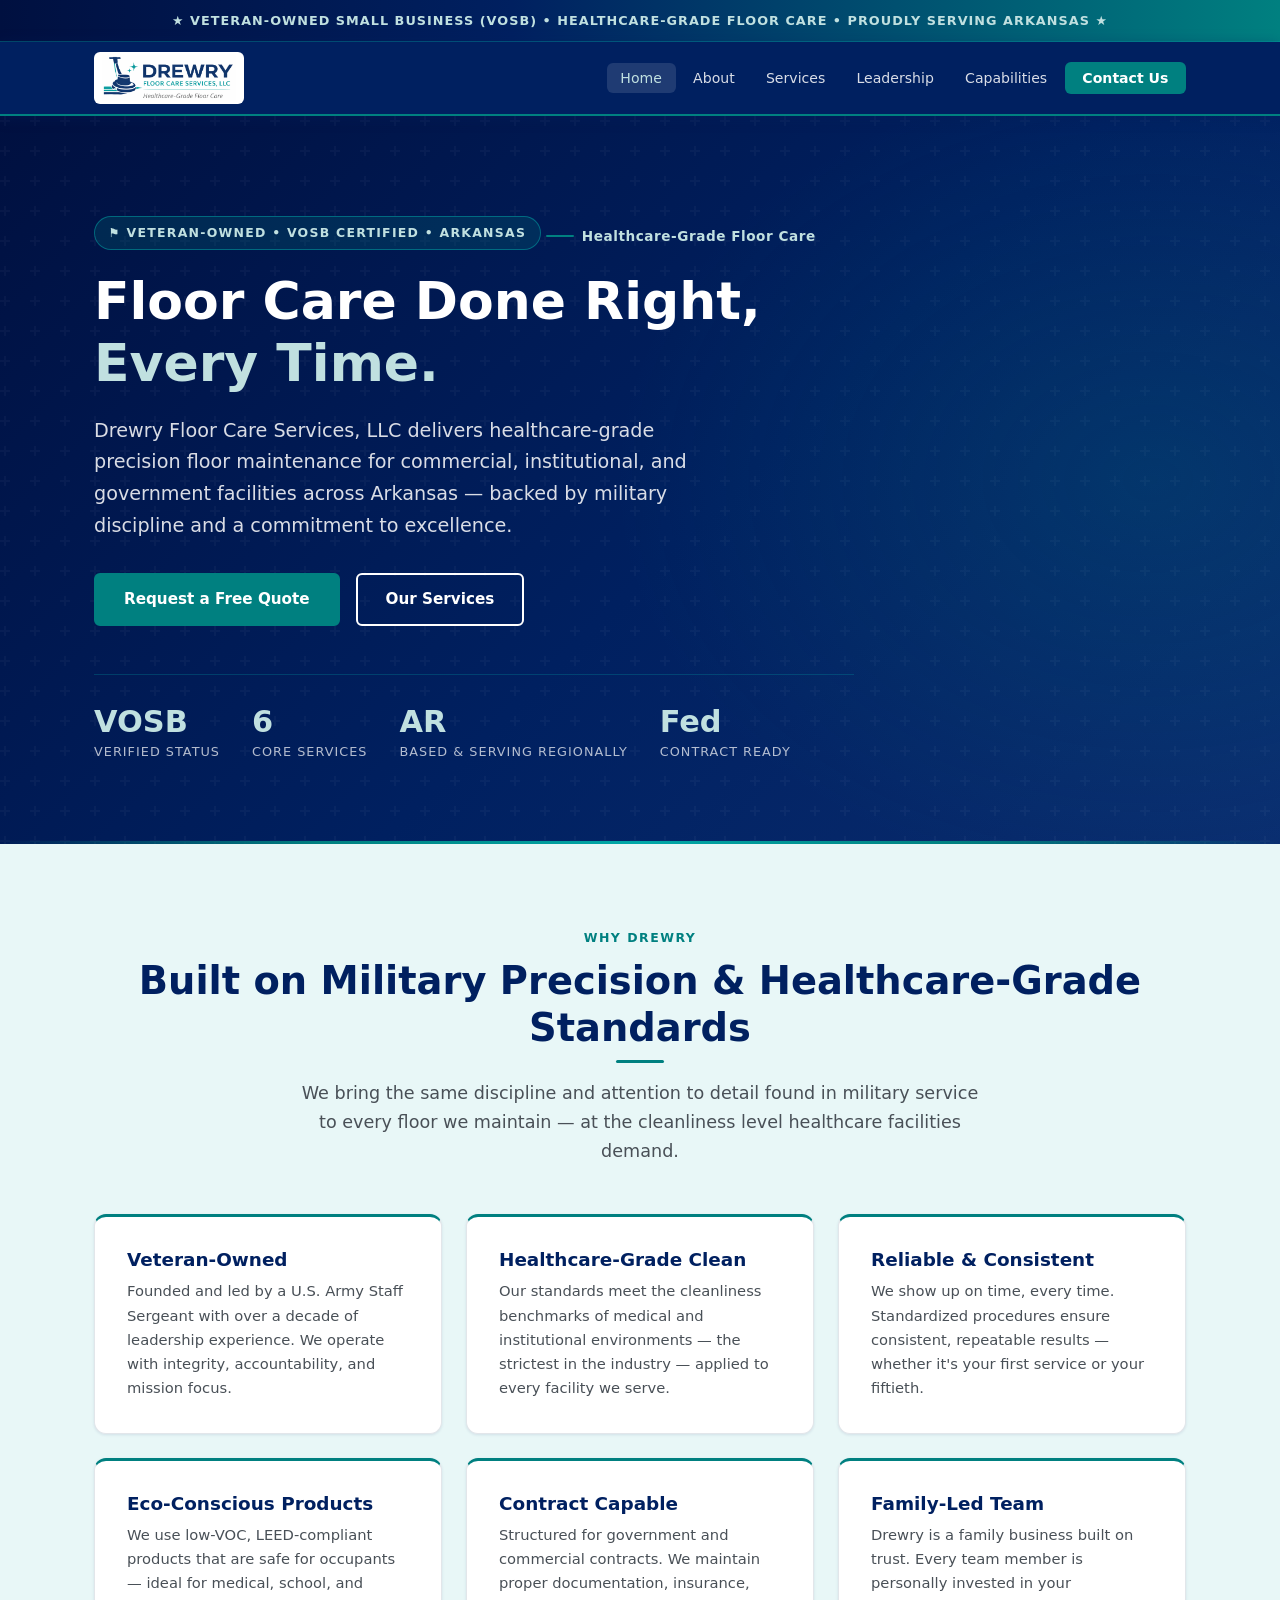
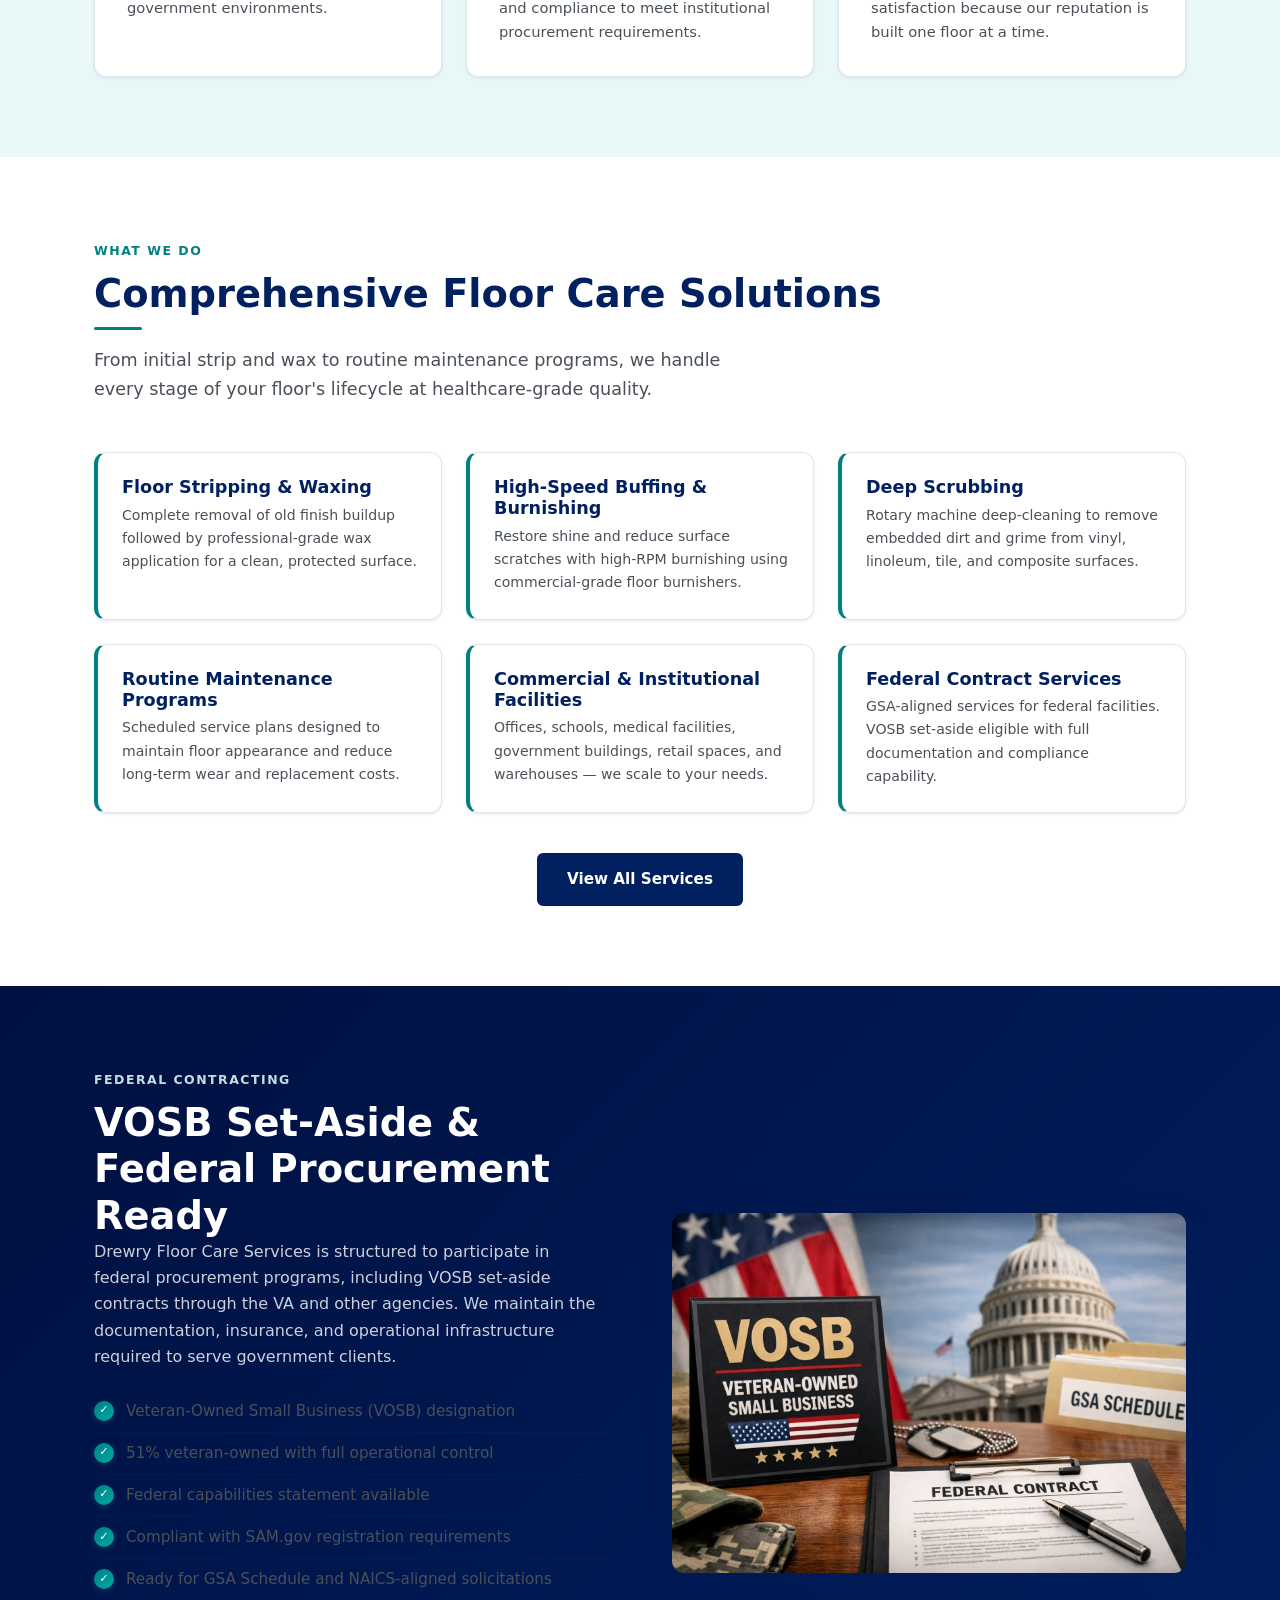
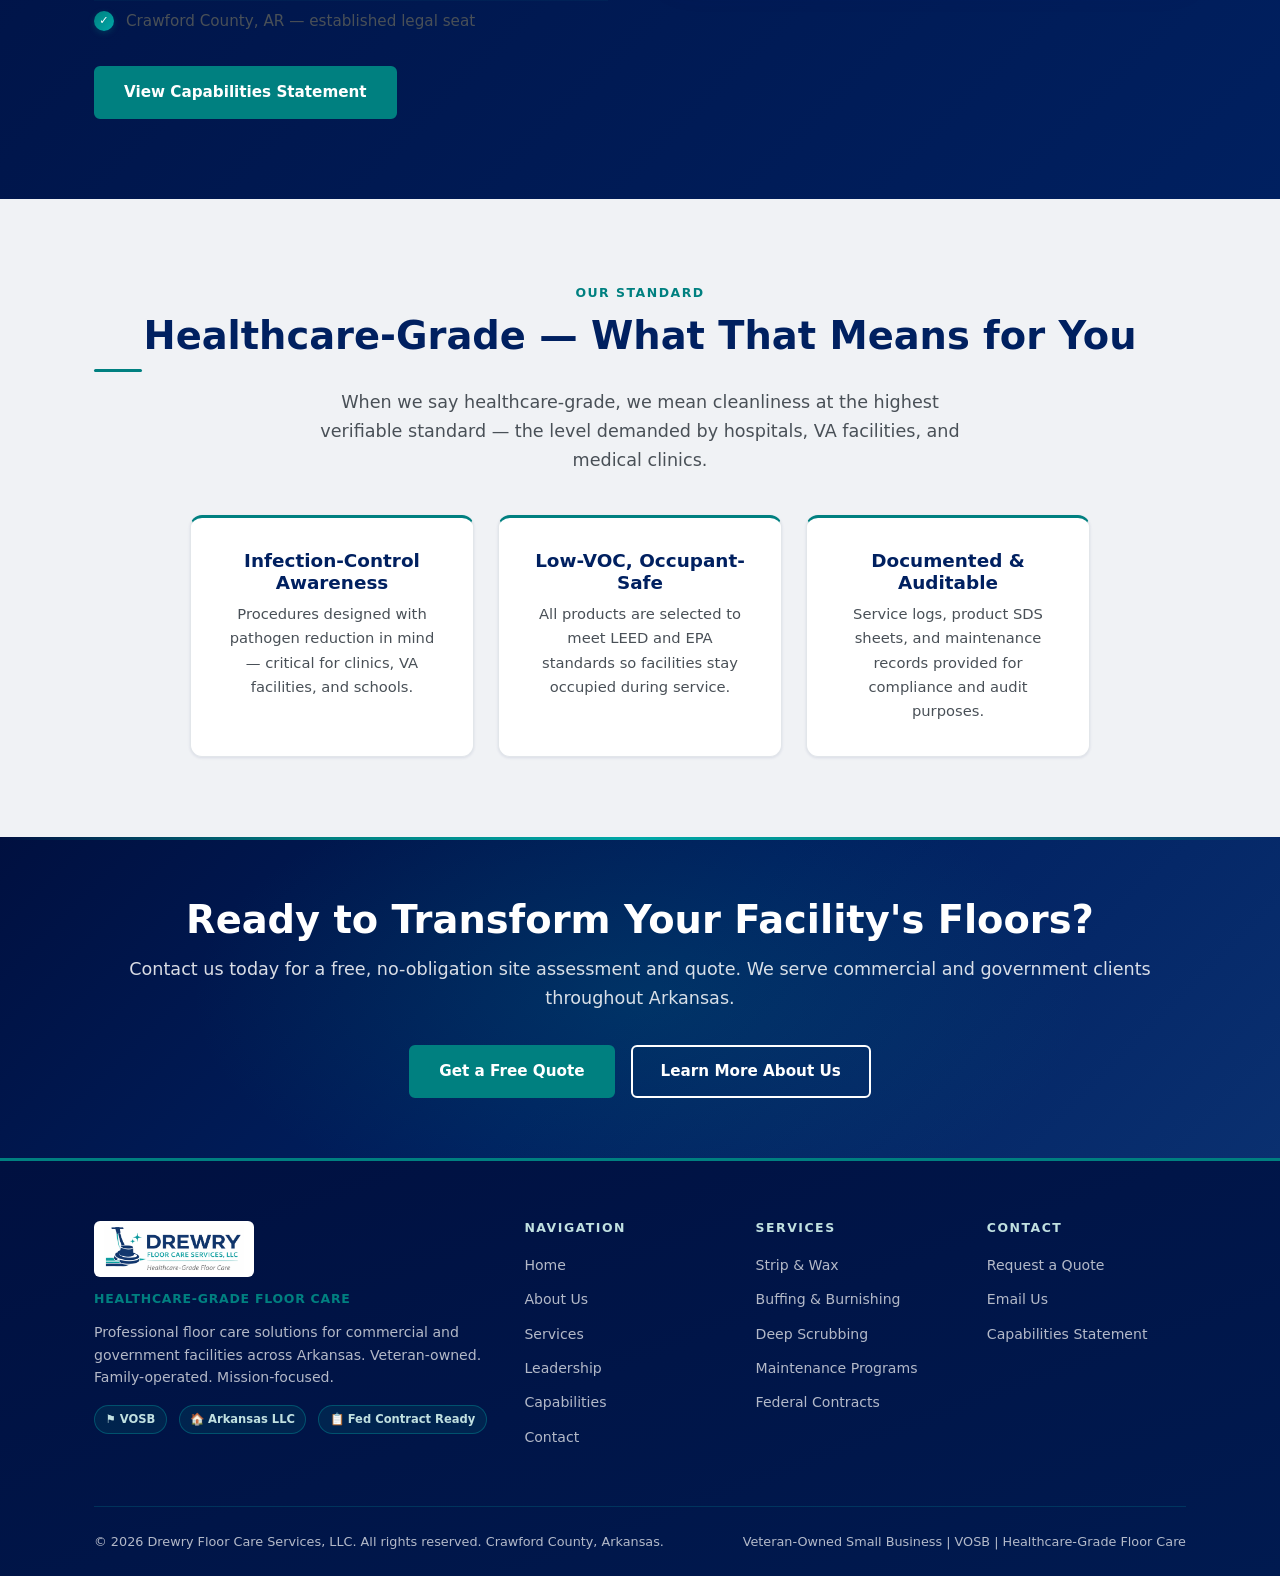
<file: index.html>
<!DOCTYPE html>
<html lang="en">
<head>
  <meta charset="UTF-8" />
  <meta name="viewport" content="width=device-width, initial-scale=1.0" />
  <title>Drewry Floor Care Services, LLC — Healthcare-Grade Floor Care | Arkansas</title>
  <meta name="description" content="Drewry Floor Care Services, LLC provides healthcare-grade commercial floor care in Arkansas. Veteran-Owned Small Business (VOSB). Stripping, waxing, buffing, scrubbing, and more." />
  <meta name="keywords" content="floor care, floor cleaning, commercial floor care, Arkansas, VOSB, veteran owned, healthcare grade floor care, floor stripping, floor waxing, floor buffing" />
  <meta property="og:title" content="Drewry Floor Care Services, LLC — Healthcare-Grade Floor Care" />
  <meta property="og:description" content="Healthcare-grade floor care solutions for commercial and institutional facilities in Arkansas. Veteran-Owned Small Business." />
  <meta property="og:type" content="website" />
  <meta property="og:image" content="logo.png" />
  <link rel="stylesheet" href="styles.css" />
  <link rel="canonical" href="https://drewryfloorcare.github.io/" />

  <!-- LocalBusiness Schema Markup — helps Google understand and rank the business -->
  <script type="application/ld+json">
  {
    "@context": "https://schema.org",
    "@type": "ProfessionalService",
    "@id": "https://drewryfloorcare.github.io/#localbusiness",
    "name": "Drewry Floor Care Services, LLC",
    "url": "https://drewryfloorcare.github.io/",
    "logo": "https://drewryfloorcare.github.io/logo.png",
    "image": "https://drewryfloorcare.github.io/team-photo.jpg",
    "description": "Veteran-owned small business delivering healthcare-grade commercial floor care for institutional, commercial, and government facilities across Arkansas.",
    "telephone": "",
    "email": "michael@drewryfloors.com",
    "address": {
      "@type": "PostalAddress",
      "addressLocality": "Crawford County",
      "addressRegion": "AR",
      "addressCountry": "US"
    },
    "areaServed": {
      "@type": "State",
      "name": "Arkansas"
    },
    "priceRange": "$$",
    "openingHoursSpecification": {
      "@type": "OpeningHoursSpecification",
      "dayOfWeek": ["Monday","Tuesday","Wednesday","Thursday","Friday"],
      "opens": "08:00",
      "closes": "17:00"
    },
    "founder": {
      "@type": "Person",
      "name": "Michael Drewry"
    },
    "keywords": "floor care, commercial floor care, Arkansas, healthcare grade floor care, floor stripping, floor waxing, floor buffing, veteran owned business, VOSB",
    "hasOfferCatalog": {
      "@type": "OfferCatalog",
      "name": "Floor Care Services",
      "itemListElement": [
        {"@type": "Offer", "itemOffered": {"@type": "Service", "name": "Strip & Wax"}},
        {"@type": "Offer", "itemOffered": {"@type": "Service", "name": "Buffing & Burnishing"}},
        {"@type": "Offer", "itemOffered": {"@type": "Service", "name": "Scrubbing & Recoating"}},
        {"@type": "Offer", "itemOffered": {"@type": "Service", "name": "Deep Scrubbing"}},
        {"@type": "Offer", "itemOffered": {"@type": "Service", "name": "Floor Sealing"}},
        {"@type": "Offer", "itemOffered": {"@type": "Service", "name": "Carpet Care"}}
      ]
    },
    "sameAs": [
      "https://drewryfloorcare.github.io/"
    ]
  }
  </script>
</head>
<body>

<!-- Veteran Strip -->
<div class="vet-strip">
  <p>&#9733; Veteran-Owned Small Business (VOSB) &bull; Healthcare-Grade Floor Care &bull; Proudly Serving Arkansas &#9733;</p>
</div>

<!-- Navigation -->
<nav id="navbar">
  <div class="container nav-inner">
    <a href="index.html" class="nav-brand">
      <img src="logo.png" alt="Drewry Floor Care Services, LLC" class="nav-logo"
           onerror="this.style.display='none'; this.nextElementSibling.style.display='flex';" />
      <span class="nav-brand-text" style="display:none;">
        <span class="brand-name">Drewry Floor Care Services</span>
        <span class="brand-sub">LLC</span>
      </span>
    </a>
    <button class="hamburger" id="hamburger" aria-label="Menu">
      <span></span><span></span><span></span>
    </button>
    <ul class="nav-links" id="nav-links">
      <li><a href="index.html" class="active">Home</a></li>
      <li><a href="about.html">About</a></li>
      <li><a href="services.html">Services</a></li>
      <li><a href="leadership.html">Leadership</a></li>
      <li><a href="capabilities.html">Capabilities</a></li>
      <li><a href="contact.html" class="nav-cta">Contact Us</a></li>
    </ul>
  </div>
</nav>

<!-- Hero -->
<section class="hero">
  <div class="container">
    <div class="hero-content">
      <div class="hero-badge">&#9873; Veteran-Owned &bull; VOSB Certified &bull; Arkansas</div>
      <div class="hero-tagline">Healthcare-Grade Floor Care</div>
      <h1>Floor Care Done Right,<br /><span>Every Time.</span></h1>
      <p class="lead">Drewry Floor Care Services, LLC delivers healthcare-grade precision floor maintenance for commercial, institutional, and government facilities across Arkansas — backed by military discipline and a commitment to excellence.</p>
      <div class="hero-actions">
        <a href="contact.html" class="btn btn-primary">Request a Free Quote</a>
        <a href="services.html" class="btn btn-outline">Our Services</a>
      </div>
      <div class="hero-stats">
        <div class="hero-stat"><strong>VOSB</strong><span>Verified Status</span></div>
        <div class="hero-stat"><strong>6</strong><span>Core Services</span></div>
        <div class="hero-stat"><strong>AR</strong><span>Based &amp; Serving Regionally</span></div>
        <div class="hero-stat"><strong>Fed</strong><span>Contract Ready</span></div>
      </div>
    </div>
  </div>
</section>

<!-- Why Choose Us -->
<section class="section-teal-wash">
  <div class="container">
    <div class="section-header centered">
      <span class="section-label">Why Drewry</span>
      <h2 class="section-title">Built on Military Precision &amp; Healthcare-Grade Standards</h2>
      <p class="section-intro">We bring the same discipline and attention to detail found in military service to every floor we maintain — at the cleanliness level healthcare facilities demand.</p>
    </div>
    <div class="card-grid card-grid-3">
      <div class="card">
        <h3>Veteran-Owned</h3>
        <p>Founded and led by a U.S. Army Staff Sergeant with over a decade of leadership experience. We operate with integrity, accountability, and mission focus.</p>
      </div>
      <div class="card">
        <h3>Healthcare-Grade Clean</h3>
        <p>Our standards meet the cleanliness benchmarks of medical and institutional environments — the strictest in the industry — applied to every facility we serve.</p>
      </div>
      <div class="card">
        <h3>Reliable &amp; Consistent</h3>
        <p>We show up on time, every time. Standardized procedures ensure consistent, repeatable results — whether it's your first service or your fiftieth.</p>
      </div>
      <div class="card">
        <h3>Eco-Conscious Products</h3>
        <p>We use low-VOC, LEED-compliant products that are safe for occupants — ideal for medical, school, and government environments.</p>
      </div>
      <div class="card">
        <h3>Contract Capable</h3>
        <p>Structured for government and commercial contracts. We maintain proper documentation, insurance, and compliance to meet institutional procurement requirements.</p>
      </div>
      <div class="card">
        <h3>Family-Led Team</h3>
        <p>Drewry is a family business built on trust. Every team member is personally invested in your satisfaction because our reputation is built one floor at a time.</p>
      </div>
    </div>
  </div>
</section>

<!-- Services Preview -->
<section>
  <div class="container">
    <div class="section-header">
      <span class="section-label">What We Do</span>
      <h2 class="section-title">Comprehensive Floor Care Solutions</h2>
      <p class="section-intro">From initial strip and wax to routine maintenance programs, we handle every stage of your floor's lifecycle at healthcare-grade quality.</p>
    </div>
    <div class="services-list">
      <div class="service-item">
        <div class="service-body">
          <h4>Floor Stripping &amp; Waxing</h4>
          <p>Complete removal of old finish buildup followed by professional-grade wax application for a clean, protected surface.</p>
        </div>
      </div>
      <div class="service-item">
        <div class="service-body">
          <h4>High-Speed Buffing &amp; Burnishing</h4>
          <p>Restore shine and reduce surface scratches with high-RPM burnishing using commercial-grade floor burnishers.</p>
        </div>
      </div>
      <div class="service-item">
        <div class="service-body">
          <h4>Deep Scrubbing</h4>
          <p>Rotary machine deep-cleaning to remove embedded dirt and grime from vinyl, linoleum, tile, and composite surfaces.</p>
        </div>
      </div>
      <div class="service-item">
        <div class="service-body">
          <h4>Routine Maintenance Programs</h4>
          <p>Scheduled service plans designed to maintain floor appearance and reduce long-term wear and replacement costs.</p>
        </div>
      </div>
      <div class="service-item">
        <div class="service-body">
          <h4>Commercial &amp; Institutional Facilities</h4>
          <p>Offices, schools, medical facilities, government buildings, retail spaces, and warehouses — we scale to your needs.</p>
        </div>
      </div>
      <div class="service-item">
        <div class="service-body">
          <h4>Federal Contract Services</h4>
          <p>GSA-aligned services for federal facilities. VOSB set-aside eligible with full documentation and compliance capability.</p>
        </div>
      </div>
    </div>
    <div style="text-align:center; margin-top: 2.5rem;">
      <a href="services.html" class="btn btn-navy">View All Services</a>
    </div>
  </div>
</section>

<!-- Feature: VOSB / Federal -->
<section class="section-dark">
  <div class="container">
    <div class="feature-row">
      <div>
        <span class="section-label">Federal Contracting</span>
        <h2>VOSB Set-Aside &amp; Federal Procurement Ready</h2>
        <p>Drewry Floor Care Services is structured to participate in federal procurement programs, including VOSB set-aside contracts through the VA and other agencies. We maintain the documentation, insurance, and operational infrastructure required to serve government clients.</p>
        <ul class="feature-list">
          <li>Veteran-Owned Small Business (VOSB) designation</li>
          <li>51% veteran-owned with full operational control</li>
          <li>Federal capabilities statement available</li>
          <li>Compliant with SAM.gov registration requirements</li>
          <li>Ready for GSA Schedule and NAICS-aligned solicitations</li>
          <li>Crawford County, AR — established legal seat</li>
        </ul>
        <div style="margin-top: 1.5rem;">
          <a href="capabilities.html" class="btn btn-primary">View Capabilities Statement</a>
        </div>
      </div>
      <div style="border-radius:12px; overflow:hidden; box-shadow:0 8px 32px rgba(0,32,96,.20);">
        <img src="images/federal-contracting.jpg"
             alt="VOSB Federal Contracting — Drewry Floor Care Services, LLC"
             style="width:100%; height:360px; object-fit:cover; object-position:center; display:block;" />
      </div>
    </div>
  </div>
</section>

<!-- Healthcare Badge Section -->
<section class="section-gray">
  <div class="container" style="text-align:center;">
    <span class="section-label">Our Standard</span>
    <h2 class="section-title" style="margin-bottom:1rem;">Healthcare-Grade — What That Means for You</h2>
    <p class="section-intro" style="margin:0 auto 2.5rem;">When we say healthcare-grade, we mean cleanliness at the highest verifiable standard — the level demanded by hospitals, VA facilities, and medical clinics.</p>
    <div class="card-grid card-grid-3" style="max-width:900px;margin:0 auto;">
      <div class="card">
        <h3>Infection-Control Awareness</h3>
        <p>Procedures designed with pathogen reduction in mind — critical for clinics, VA facilities, and schools.</p>
      </div>
      <div class="card">
        <h3>Low-VOC, Occupant-Safe</h3>
        <p>All products are selected to meet LEED and EPA standards so facilities stay occupied during service.</p>
      </div>
      <div class="card">
        <h3>Documented &amp; Auditable</h3>
        <p>Service logs, product SDS sheets, and maintenance records provided for compliance and audit purposes.</p>
      </div>
    </div>
  </div>
</section>

<!-- Callout -->
<div class="callout">
  <div class="container">
    <h2>Ready to Transform Your Facility's Floors?</h2>
    <p>Contact us today for a free, no-obligation site assessment and quote. We serve commercial and government clients throughout Arkansas.</p>
    <div class="callout-actions">
      <a href="contact.html" class="btn btn-primary">Get a Free Quote</a>
      <a href="about.html" class="btn btn-outline">Learn More About Us</a>
    </div>
  </div>
</div>

<!-- Footer -->
<footer>
  <div class="container">
    <div class="footer-grid">
      <div class="footer-brand">
        <img src="logo.png" alt="Drewry Floor Care Services, LLC" style="height:56px;width:auto;background:#fff;border-radius:6px;padding:4px 10px;margin-bottom:.75rem;"
             onerror="this.style.display='none';" />
        <div class="footer-tagline">Healthcare-Grade Floor Care</div>
        <p>Professional floor care solutions for commercial and government facilities across Arkansas. Veteran-owned. Family-operated. Mission-focused.</p>
        <div style="margin-top:1rem;" class="footer-badges">
          <span class="footer-badge">&#9873; VOSB</span>
          <span class="footer-badge">&#127968; Arkansas LLC</span>
          <span class="footer-badge">&#128203; Fed Contract Ready</span>
        </div>
      </div>
      <div class="footer-col">
        <h4>Navigation</h4>
        <ul>
          <li><a href="index.html">Home</a></li>
          <li><a href="about.html">About Us</a></li>
          <li><a href="services.html">Services</a></li>
          <li><a href="leadership.html">Leadership</a></li>
          <li><a href="capabilities.html">Capabilities</a></li>
          <li><a href="contact.html">Contact</a></li>
        </ul>
      </div>
      <div class="footer-col">
        <h4>Services</h4>
        <ul>
          <li><a href="services.html">Strip &amp; Wax</a></li>
          <li><a href="services.html">Buffing &amp; Burnishing</a></li>
          <li><a href="services.html">Deep Scrubbing</a></li>
          <li><a href="services.html">Maintenance Programs</a></li>
          <li><a href="services.html">Federal Contracts</a></li>
        </ul>
      </div>
      <div class="footer-col">
        <h4>Contact</h4>
        <ul>
          <li><a href="contact.html">Request a Quote</a></li>
          <li><a href="contact.html">Email Us</a></li>
          <li><a href="capabilities.html">Capabilities Statement</a></li>
        </ul>
      </div>
    </div>
    <div class="footer-bottom">
      <span>&copy; 2026 Drewry Floor Care Services, LLC. All rights reserved. Crawford County, Arkansas.</span>
      <span>Veteran-Owned Small Business | VOSB | Healthcare-Grade Floor Care</span>
    </div>
  </div>
</footer>

<script>
  const hamburger = document.getElementById('hamburger');
  const navLinks  = document.getElementById('nav-links');
  hamburger.addEventListener('click', () => {
    hamburger.classList.toggle('open');
    navLinks.classList.toggle('open');
  });
</script>
</body>
</html>
</file>
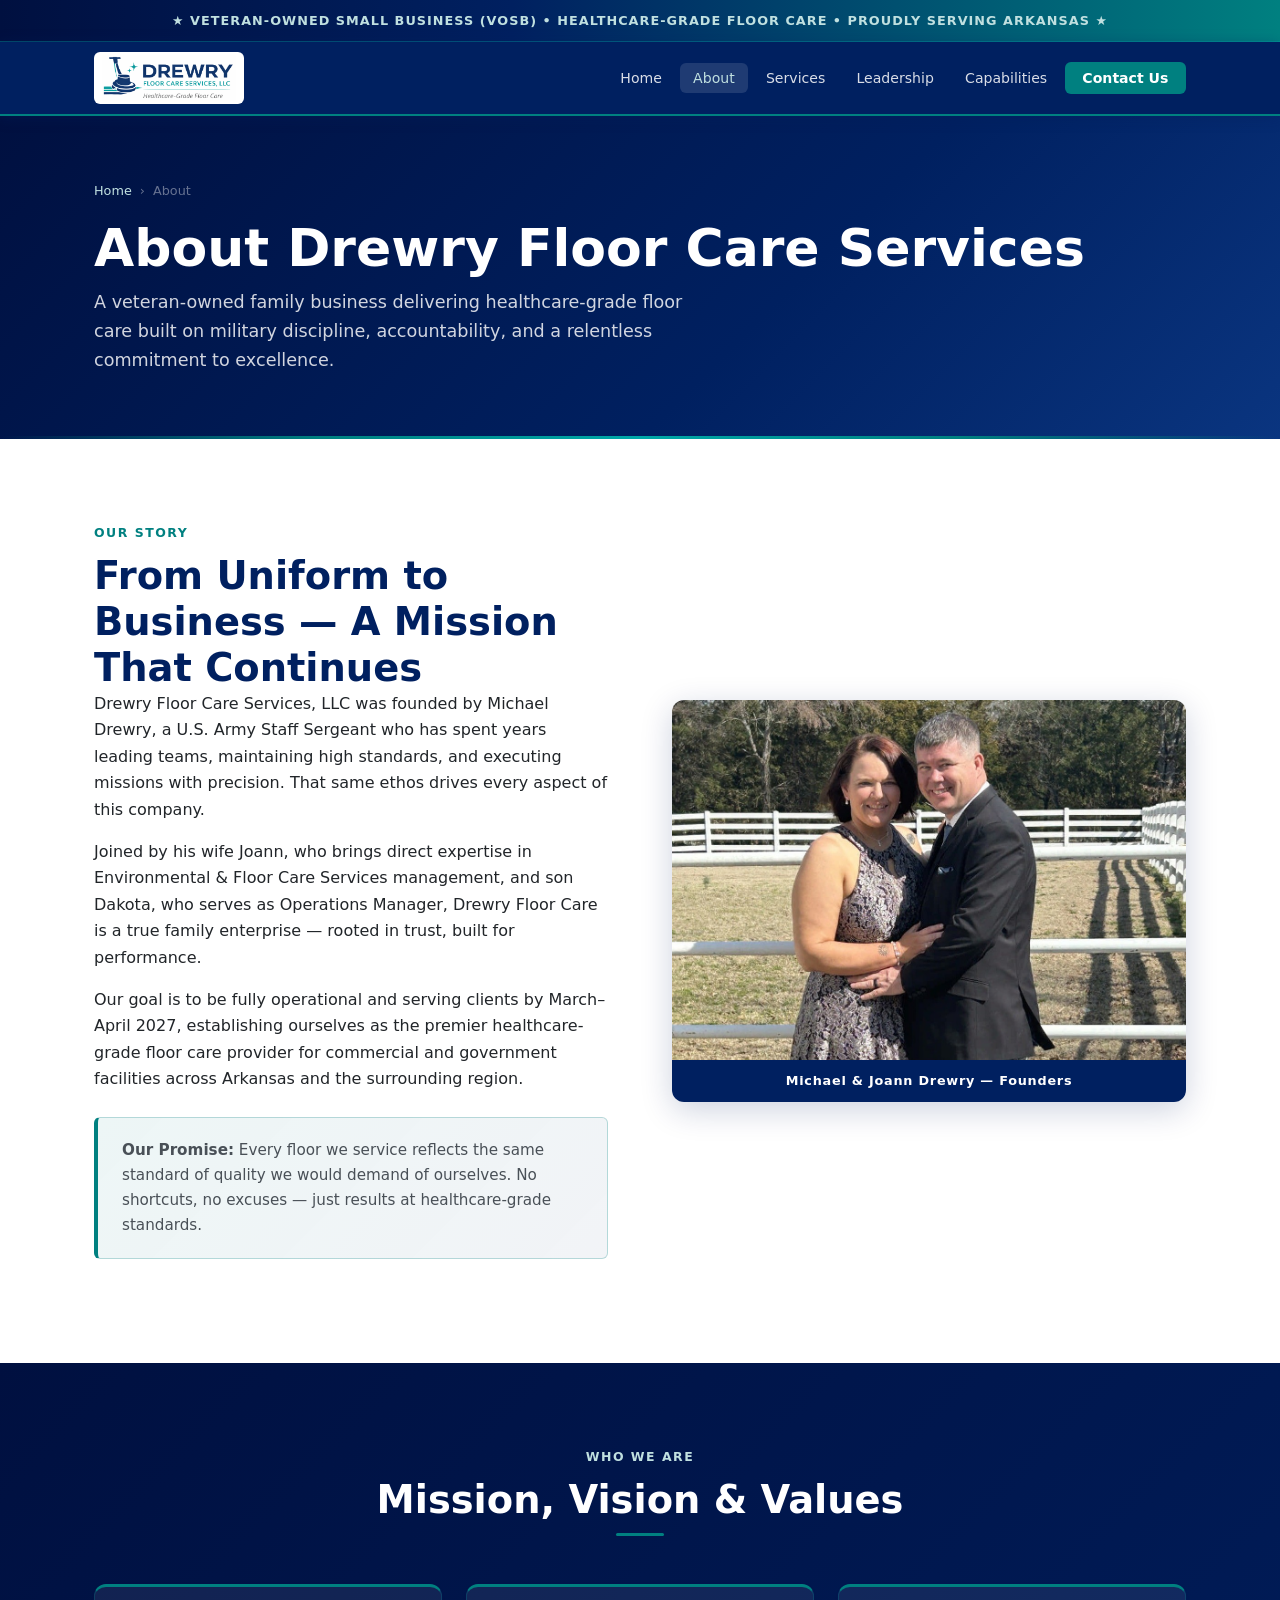
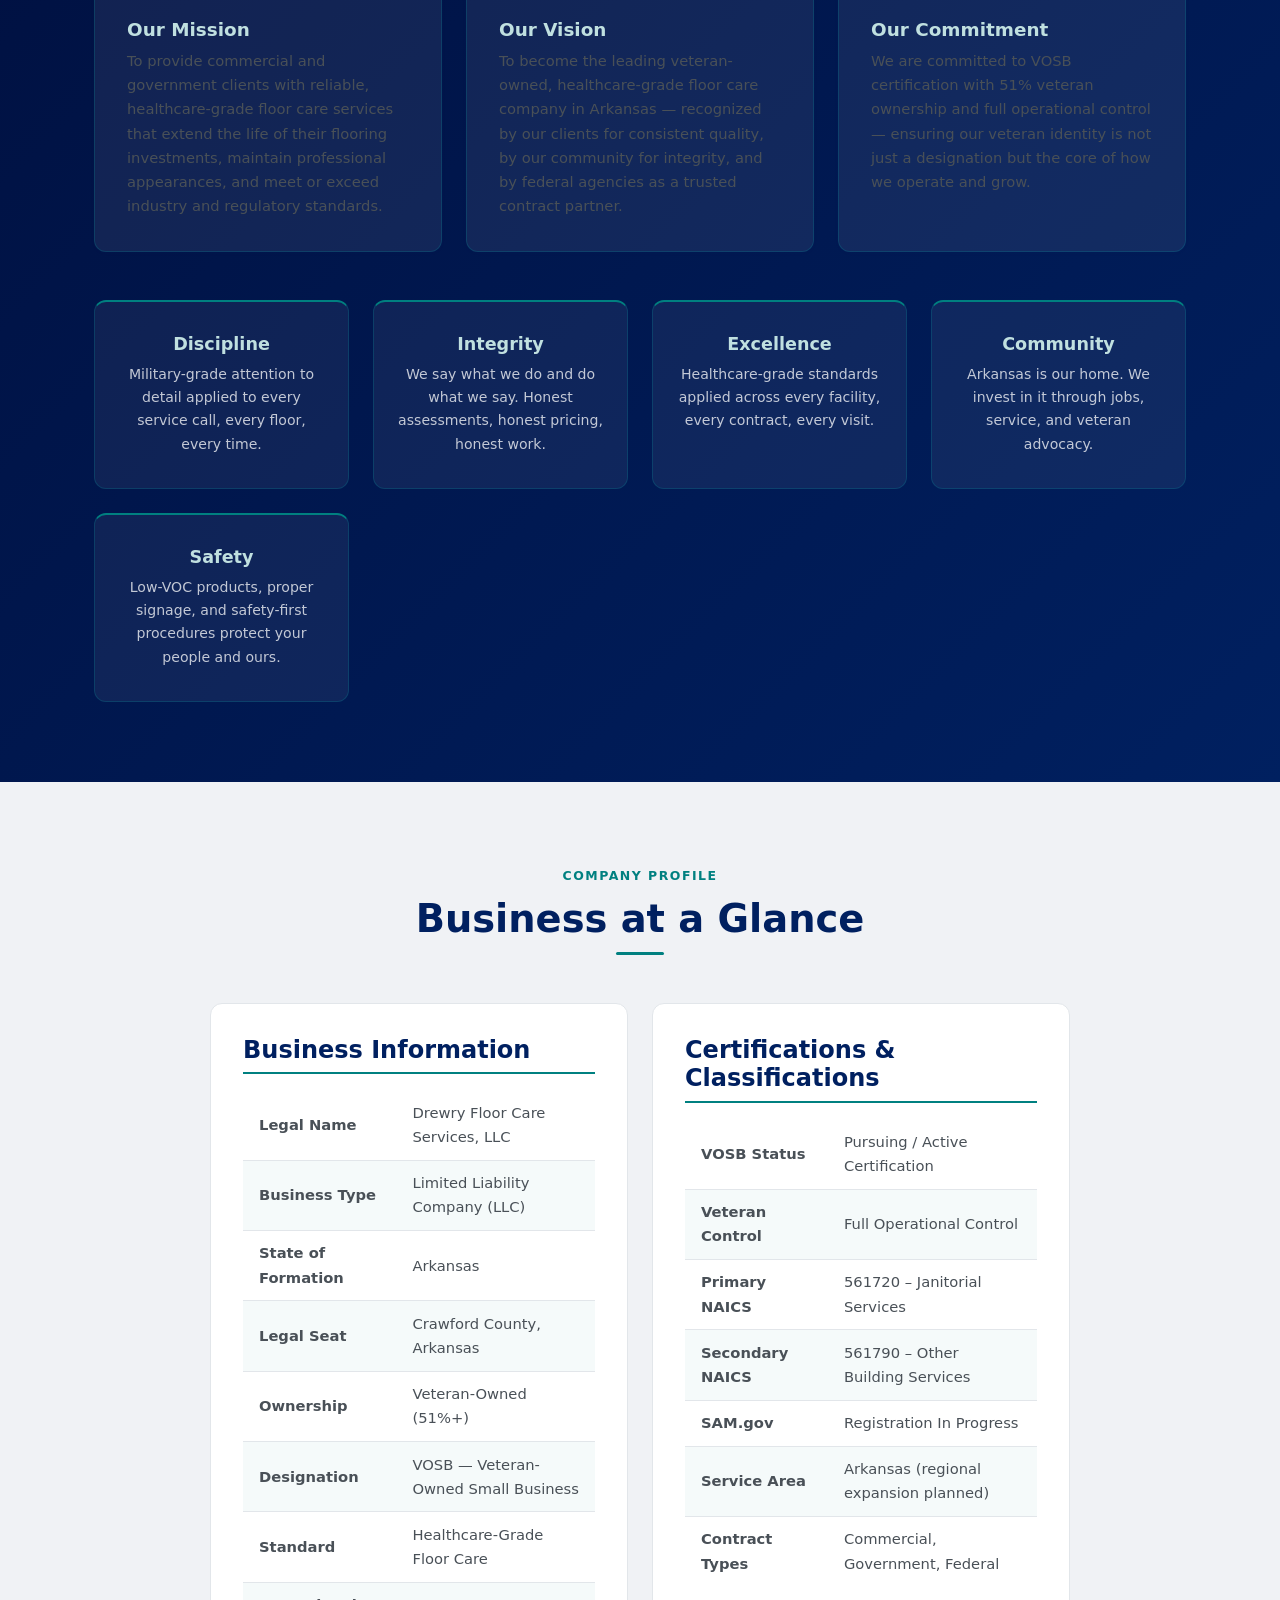
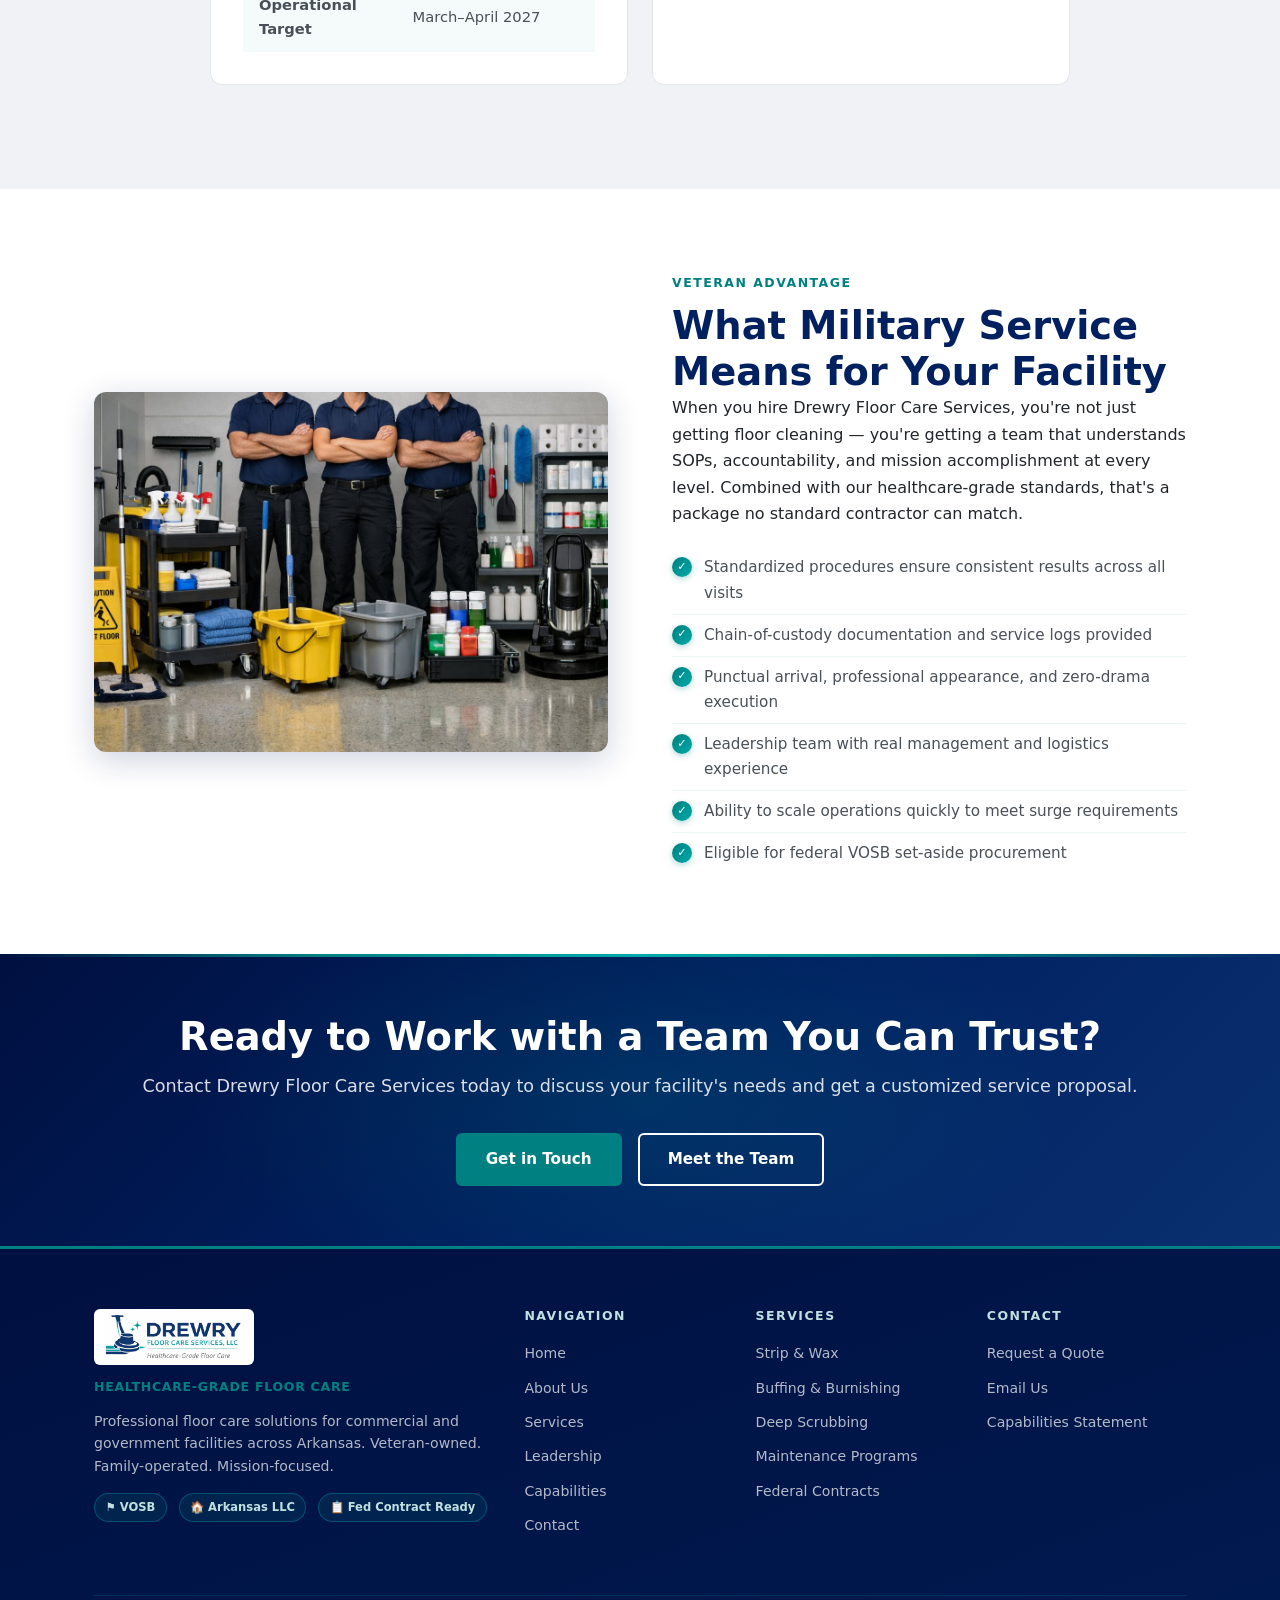
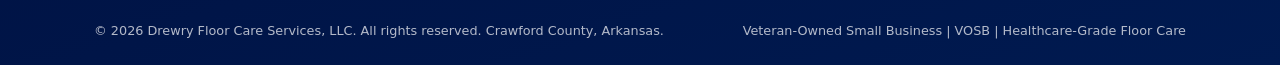
<file: about.html>
<!DOCTYPE html>
<html lang="en">
<head>
  <meta charset="UTF-8" />
  <meta name="viewport" content="width=device-width, initial-scale=1.0" />
  <title>About Us — Drewry Floor Care Services, LLC</title>
  <meta name="description" content="Learn about Drewry Floor Care Services, LLC — a veteran-owned small business based in Arkansas, built on military discipline, family values, and healthcare-grade floor care excellence." />
  <link rel="stylesheet" href="styles.css" />
</head>
<body>

<div class="vet-strip">
  <p>&#9733; Veteran-Owned Small Business (VOSB) &bull; Healthcare-Grade Floor Care &bull; Proudly Serving Arkansas &#9733;</p>
</div>

<nav id="navbar">
  <div class="container nav-inner">
    <a href="index.html" class="nav-brand">
      <img src="logo.png" alt="Drewry Floor Care Services, LLC" class="nav-logo"
           onerror="this.style.display='none'; this.nextElementSibling.style.display='flex';" />
      <span class="nav-brand-text" style="display:none;">
        <span class="brand-name">Drewry Floor Care Services</span>
        <span class="brand-sub">LLC</span>
      </span>
    </a>
    <button class="hamburger" id="hamburger" aria-label="Menu">
      <span></span><span></span><span></span>
    </button>
    <ul class="nav-links" id="nav-links">
      <li><a href="index.html">Home</a></li>
      <li><a href="about.html" class="active">About</a></li>
      <li><a href="services.html">Services</a></li>
      <li><a href="leadership.html">Leadership</a></li>
      <li><a href="capabilities.html">Capabilities</a></li>
      <li><a href="contact.html" class="nav-cta">Contact Us</a></li>
    </ul>
  </div>
</nav>

<div class="page-hero">
  <div class="container">
    <div class="breadcrumb">
      <a href="index.html">Home</a><span>›</span><span>About</span>
    </div>
    <h1>About Drewry Floor Care Services</h1>
    <p>A veteran-owned family business delivering healthcare-grade floor care built on military discipline, accountability, and a relentless commitment to excellence.</p>
  </div>
</div>

<!-- Mission & Story -->
<section>
  <div class="container">
    <div class="feature-row">
      <div>
        <span class="section-label">Our Story</span>
        <h2>From Uniform to Business — A Mission That Continues</h2>
        <p>Drewry Floor Care Services, LLC was founded by Michael Drewry, a U.S. Army Staff Sergeant who has spent years leading teams, maintaining high standards, and executing missions with precision. That same ethos drives every aspect of this company.</p>
        <p>Joined by his wife Joann, who brings direct expertise in Environmental &amp; Floor Care Services management, and son Dakota, who serves as Operations Manager, Drewry Floor Care is a true family enterprise — rooted in trust, built for performance.</p>
        <p>Our goal is to be fully operational and serving clients by March–April 2027, establishing ourselves as the premier healthcare-grade floor care provider for commercial and government facilities across Arkansas and the surrounding region.</p>
        <div class="highlight-box">
          <p><strong>Our Promise:</strong> Every floor we service reflects the same standard of quality we would demand of ourselves. No shortcuts, no excuses — just results at healthcare-grade standards.</p>
        </div>
      </div>
      <div style="border-radius:12px; overflow:hidden; box-shadow:0 8px 32px rgba(0,32,96,.20);">
        <img src="team-photo.jpg"
             alt="Michael and Joann Drewry — Founders of Drewry Floor Care Services, LLC"
             style="width:100%; height:360px; object-fit:cover; object-position:center top; display:block; image-orientation:none;" />
        <div style="background:var(--blue); color:var(--white); text-align:center; padding:.65rem 1rem; font-size:.8rem; font-weight:600; letter-spacing:.06em;">
          Michael &amp; Joann Drewry — Founders
        </div>
      </div>
    </div>
  </div>
</section>

<!-- Mission / Vision / Values -->
<section class="section-dark">
  <div class="container">
    <div class="section-header centered">
      <span class="section-label">Who We Are</span>
      <h2 class="section-title">Mission, Vision &amp; Values</h2>
    </div>
    <div class="card-grid card-grid-3" style="margin-bottom: 3rem;">
      <div class="card" style="background: rgba(255,255,255,.07); border-color: rgba(0,168,168,.2); border-top-color: var(--teal);">
        <h3 style="color: var(--teal-light);">Our Mission</h3>
        <p>To provide commercial and government clients with reliable, healthcare-grade floor care services that extend the life of their flooring investments, maintain professional appearances, and meet or exceed industry and regulatory standards.</p>
      </div>
      <div class="card" style="background: rgba(255,255,255,.07); border-color: rgba(0,168,168,.2); border-top-color: var(--teal);">
        <h3 style="color: var(--teal-light);">Our Vision</h3>
        <p>To become the leading veteran-owned, healthcare-grade floor care company in Arkansas — recognized by our clients for consistent quality, by our community for integrity, and by federal agencies as a trusted contract partner.</p>
      </div>
      <div class="card" style="background: rgba(255,255,255,.07); border-color: rgba(0,168,168,.2); border-top-color: var(--teal);">
        <h3 style="color: var(--teal-light);">Our Commitment</h3>
        <p>We are committed to VOSB certification with 51% veteran ownership and full operational control — ensuring our veteran identity is not just a designation but the core of how we operate and grow.</p>
      </div>
    </div>
    <div class="values-grid">
      <div class="value-card">
        <h4>Discipline</h4>
        <p>Military-grade attention to detail applied to every service call, every floor, every time.</p>
      </div>
      <div class="value-card">
        <h4>Integrity</h4>
        <p>We say what we do and do what we say. Honest assessments, honest pricing, honest work.</p>
      </div>
      <div class="value-card">
        <h4>Excellence</h4>
        <p>Healthcare-grade standards applied across every facility, every contract, every visit.</p>
      </div>
      <div class="value-card">
        <h4>Community</h4>
        <p>Arkansas is our home. We invest in it through jobs, service, and veteran advocacy.</p>
      </div>
      <div class="value-card">
        <h4>Safety</h4>
        <p>Low-VOC products, proper signage, and safety-first procedures protect your people and ours.</p>
      </div>
    </div>
  </div>
</section>

<!-- Company Details -->
<section class="section-gray">
  <div class="container">
    <div class="section-header centered">
      <span class="section-label">Company Profile</span>
      <h2 class="section-title">Business at a Glance</h2>
    </div>
    <div class="card-grid card-grid-2" style="max-width: 860px; margin: 0 auto;">
      <div class="cap-section">
        <h3>Business Information</h3>
        <table class="cap-table">
          <tbody>
            <tr><td><strong>Legal Name</strong></td><td>Drewry Floor Care Services, LLC</td></tr>
            <tr><td><strong>Business Type</strong></td><td>Limited Liability Company (LLC)</td></tr>
            <tr><td><strong>State of Formation</strong></td><td>Arkansas</td></tr>
            <tr><td><strong>Legal Seat</strong></td><td>Crawford County, Arkansas</td></tr>
            <tr><td><strong>Ownership</strong></td><td>Veteran-Owned (51%+)</td></tr>
            <tr><td><strong>Designation</strong></td><td>VOSB — Veteran-Owned Small Business</td></tr>
            <tr><td><strong>Standard</strong></td><td>Healthcare-Grade Floor Care</td></tr>
            <tr><td><strong>Operational Target</strong></td><td>March–April 2027</td></tr>
          </tbody>
        </table>
      </div>
      <div class="cap-section">
        <h3>Certifications &amp; Classifications</h3>
        <table class="cap-table">
          <tbody>
            <tr><td><strong>VOSB Status</strong></td><td>Pursuing / Active Certification</td></tr>
            <tr><td><strong>Veteran Control</strong></td><td>Full Operational Control</td></tr>
            <tr><td><strong>Primary NAICS</strong></td><td>561720 – Janitorial Services</td></tr>
            <tr><td><strong>Secondary NAICS</strong></td><td>561790 – Other Building Services</td></tr>
            <tr><td><strong>SAM.gov</strong></td><td>Registration In Progress</td></tr>
            <tr><td><strong>Service Area</strong></td><td>Arkansas (regional expansion planned)</td></tr>
            <tr><td><strong>Contract Types</strong></td><td>Commercial, Government, Federal</td></tr>
          </tbody>
        </table>
      </div>
    </div>
  </div>
</section>

<!-- Veteran Advantage -->
<section>
  <div class="container">
    <div class="feature-row reverse">
      <div>
        <span class="section-label">Veteran Advantage</span>
        <h2>What Military Service Means for Your Facility</h2>
        <p>When you hire Drewry Floor Care Services, you're not just getting floor cleaning — you're getting a team that understands SOPs, accountability, and mission accomplishment at every level. Combined with our healthcare-grade standards, that's a package no standard contractor can match.</p>
        <ul class="feature-list">
          <li>Standardized procedures ensure consistent results across all visits</li>
          <li>Chain-of-custody documentation and service logs provided</li>
          <li>Punctual arrival, professional appearance, and zero-drama execution</li>
          <li>Leadership team with real management and logistics experience</li>
          <li>Ability to scale operations quickly to meet surge requirements</li>
          <li>Eligible for federal VOSB set-aside procurement</li>
        </ul>
      </div>
      <div style="border-radius:12px; overflow:hidden; box-shadow:0 8px 32px rgba(0,32,96,.20);">
        <img src="images/veteran-advantage.jpg"
             alt="Professional janitorial team with organized equipment — Drewry Floor Care Services"
             style="width:100%; height:360px; object-fit:cover; object-position:center; display:block;" />
      </div>
    </div>
  </div>
</section>

<div class="callout">
  <div class="container">
    <h2>Ready to Work with a Team You Can Trust?</h2>
    <p>Contact Drewry Floor Care Services today to discuss your facility's needs and get a customized service proposal.</p>
    <div class="callout-actions">
      <a href="contact.html" class="btn btn-primary">Get in Touch</a>
      <a href="leadership.html" class="btn btn-outline">Meet the Team</a>
    </div>
  </div>
</div>

<footer>
  <div class="container">
    <div class="footer-grid">
      <div class="footer-brand">
        <img src="logo.png" alt="Drewry Floor Care Services, LLC" style="height:56px;width:auto;background:#fff;border-radius:6px;padding:4px 10px;margin-bottom:.75rem;"
             onerror="this.style.display='none';" />
        <div class="footer-tagline">Healthcare-Grade Floor Care</div>
        <p>Professional floor care solutions for commercial and government facilities across Arkansas. Veteran-owned. Family-operated. Mission-focused.</p>
        <div style="margin-top:1rem;" class="footer-badges">
          <span class="footer-badge">&#9873; VOSB</span>
          <span class="footer-badge">&#127968; Arkansas LLC</span>
          <span class="footer-badge">&#128203; Fed Contract Ready</span>
        </div>
      </div>
      <div class="footer-col">
        <h4>Navigation</h4>
        <ul>
          <li><a href="index.html">Home</a></li>
          <li><a href="about.html">About Us</a></li>
          <li><a href="services.html">Services</a></li>
          <li><a href="leadership.html">Leadership</a></li>
          <li><a href="capabilities.html">Capabilities</a></li>
          <li><a href="contact.html">Contact</a></li>
        </ul>
      </div>
      <div class="footer-col">
        <h4>Services</h4>
        <ul>
          <li><a href="services.html">Strip &amp; Wax</a></li>
          <li><a href="services.html">Buffing &amp; Burnishing</a></li>
          <li><a href="services.html">Deep Scrubbing</a></li>
          <li><a href="services.html">Maintenance Programs</a></li>
          <li><a href="services.html">Federal Contracts</a></li>
        </ul>
      </div>
      <div class="footer-col">
        <h4>Contact</h4>
        <ul>
          <li><a href="contact.html">Request a Quote</a></li>
          <li><a href="contact.html">Email Us</a></li>
          <li><a href="capabilities.html">Capabilities Statement</a></li>
        </ul>
      </div>
    </div>
    <div class="footer-bottom">
      <span>&copy; 2026 Drewry Floor Care Services, LLC. All rights reserved. Crawford County, Arkansas.</span>
      <span>Veteran-Owned Small Business | VOSB | Healthcare-Grade Floor Care</span>
    </div>
  </div>
</footer>

<script>
  const hamburger = document.getElementById('hamburger');
  const navLinks  = document.getElementById('nav-links');
  hamburger.addEventListener('click', () => {
    hamburger.classList.toggle('open');
    navLinks.classList.toggle('open');
  });
</script>
</body>
</html>
</file>
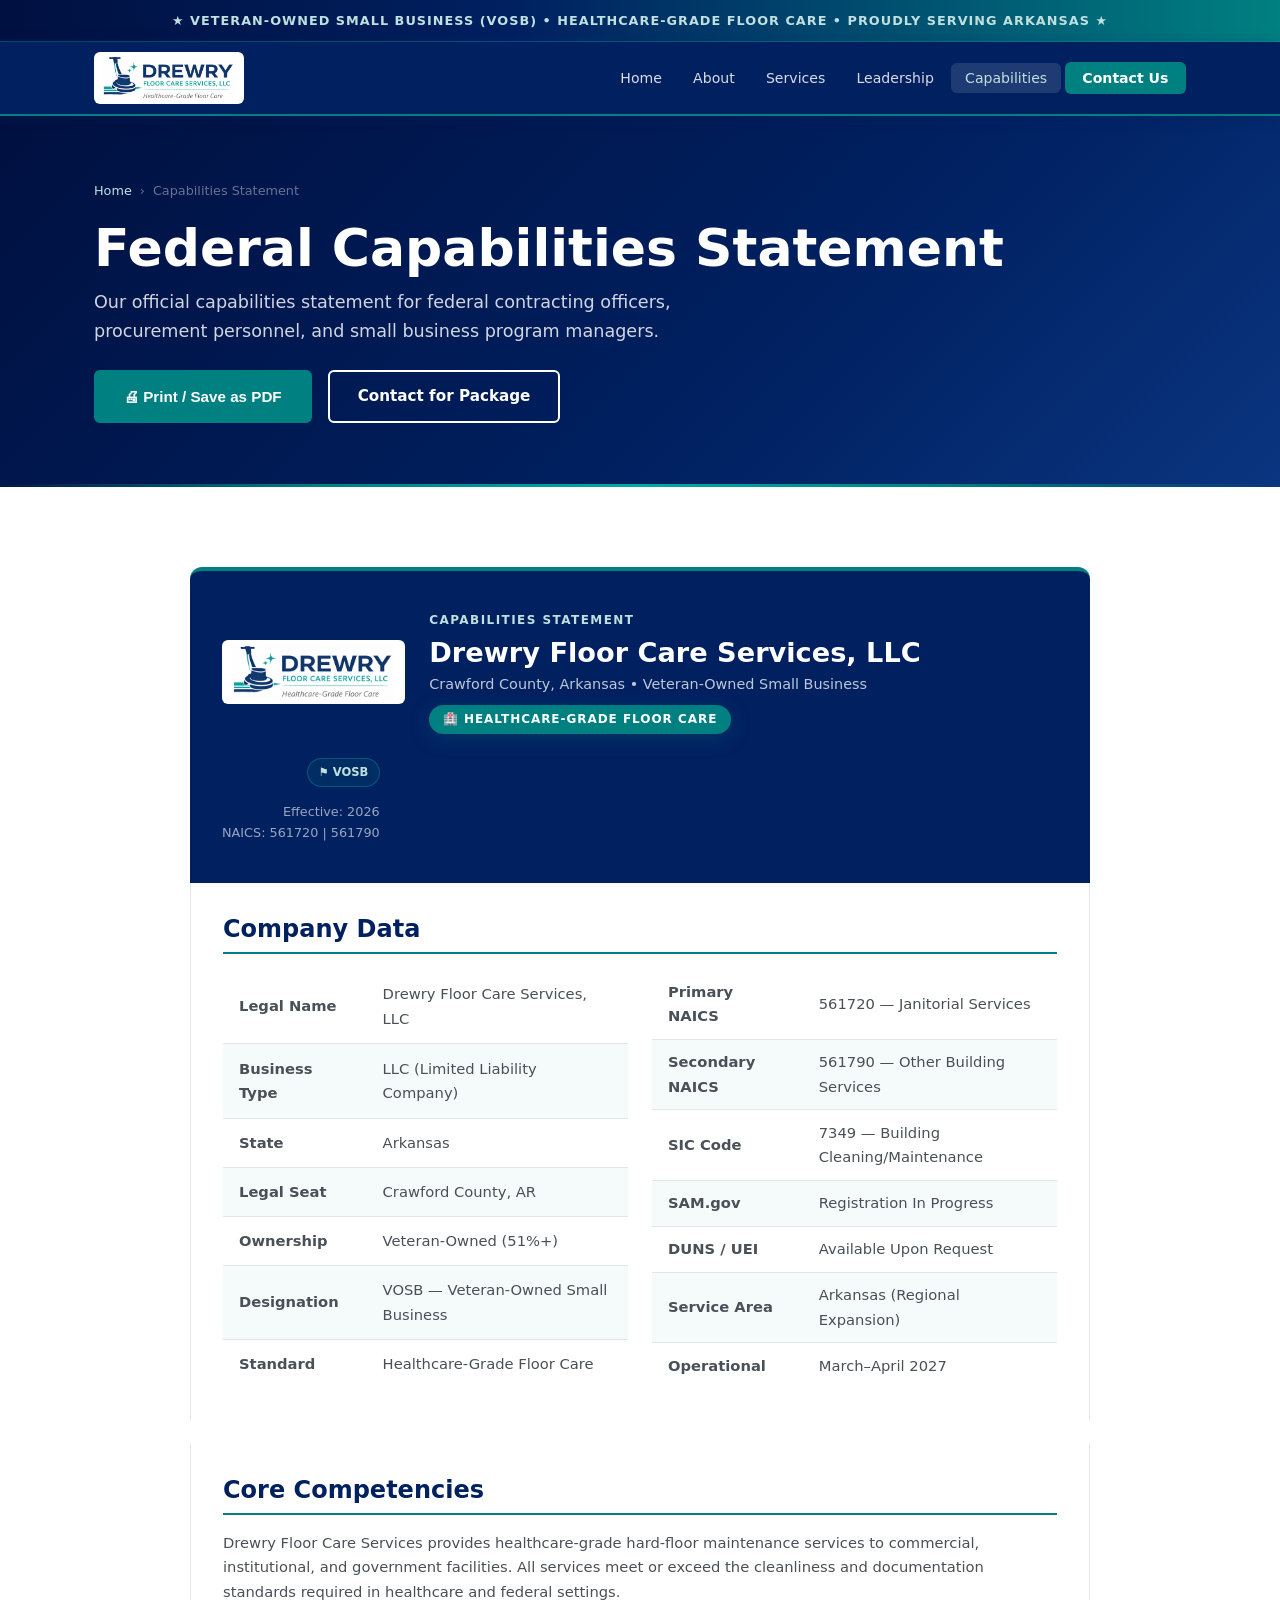
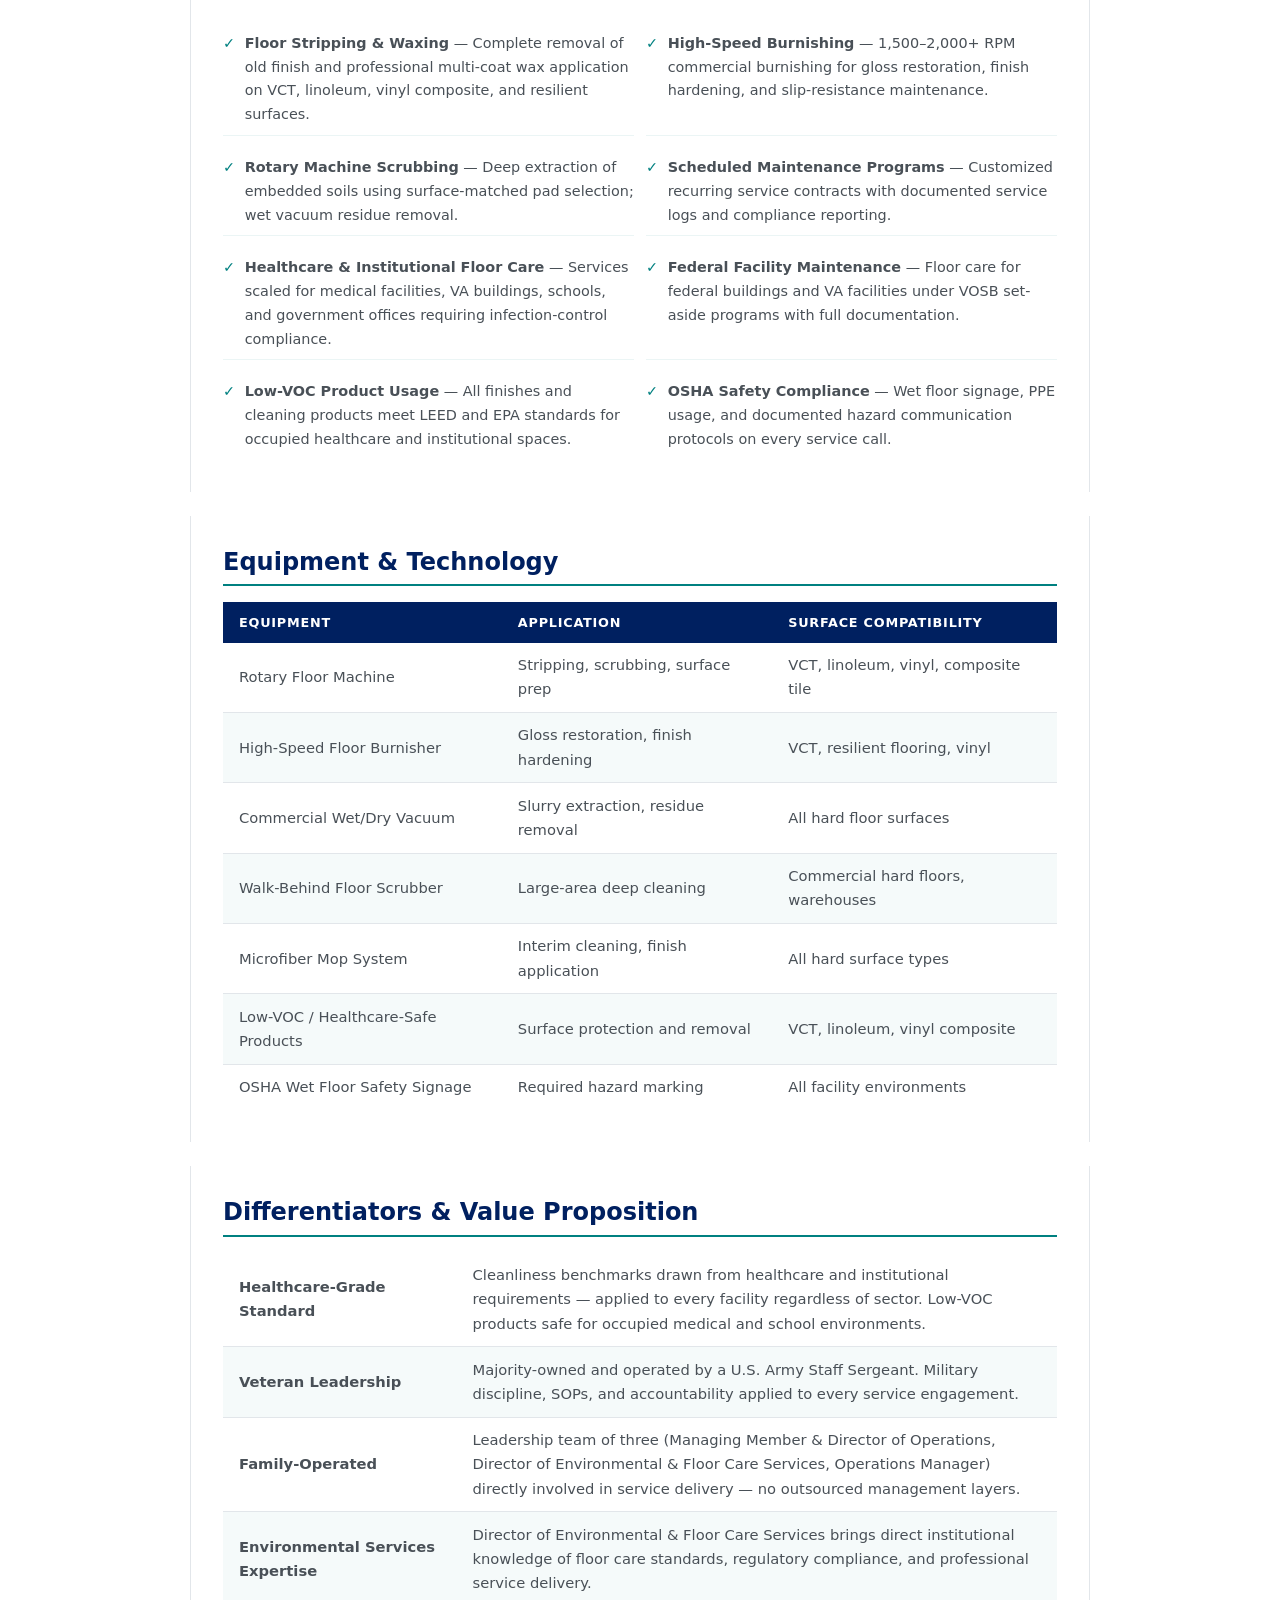
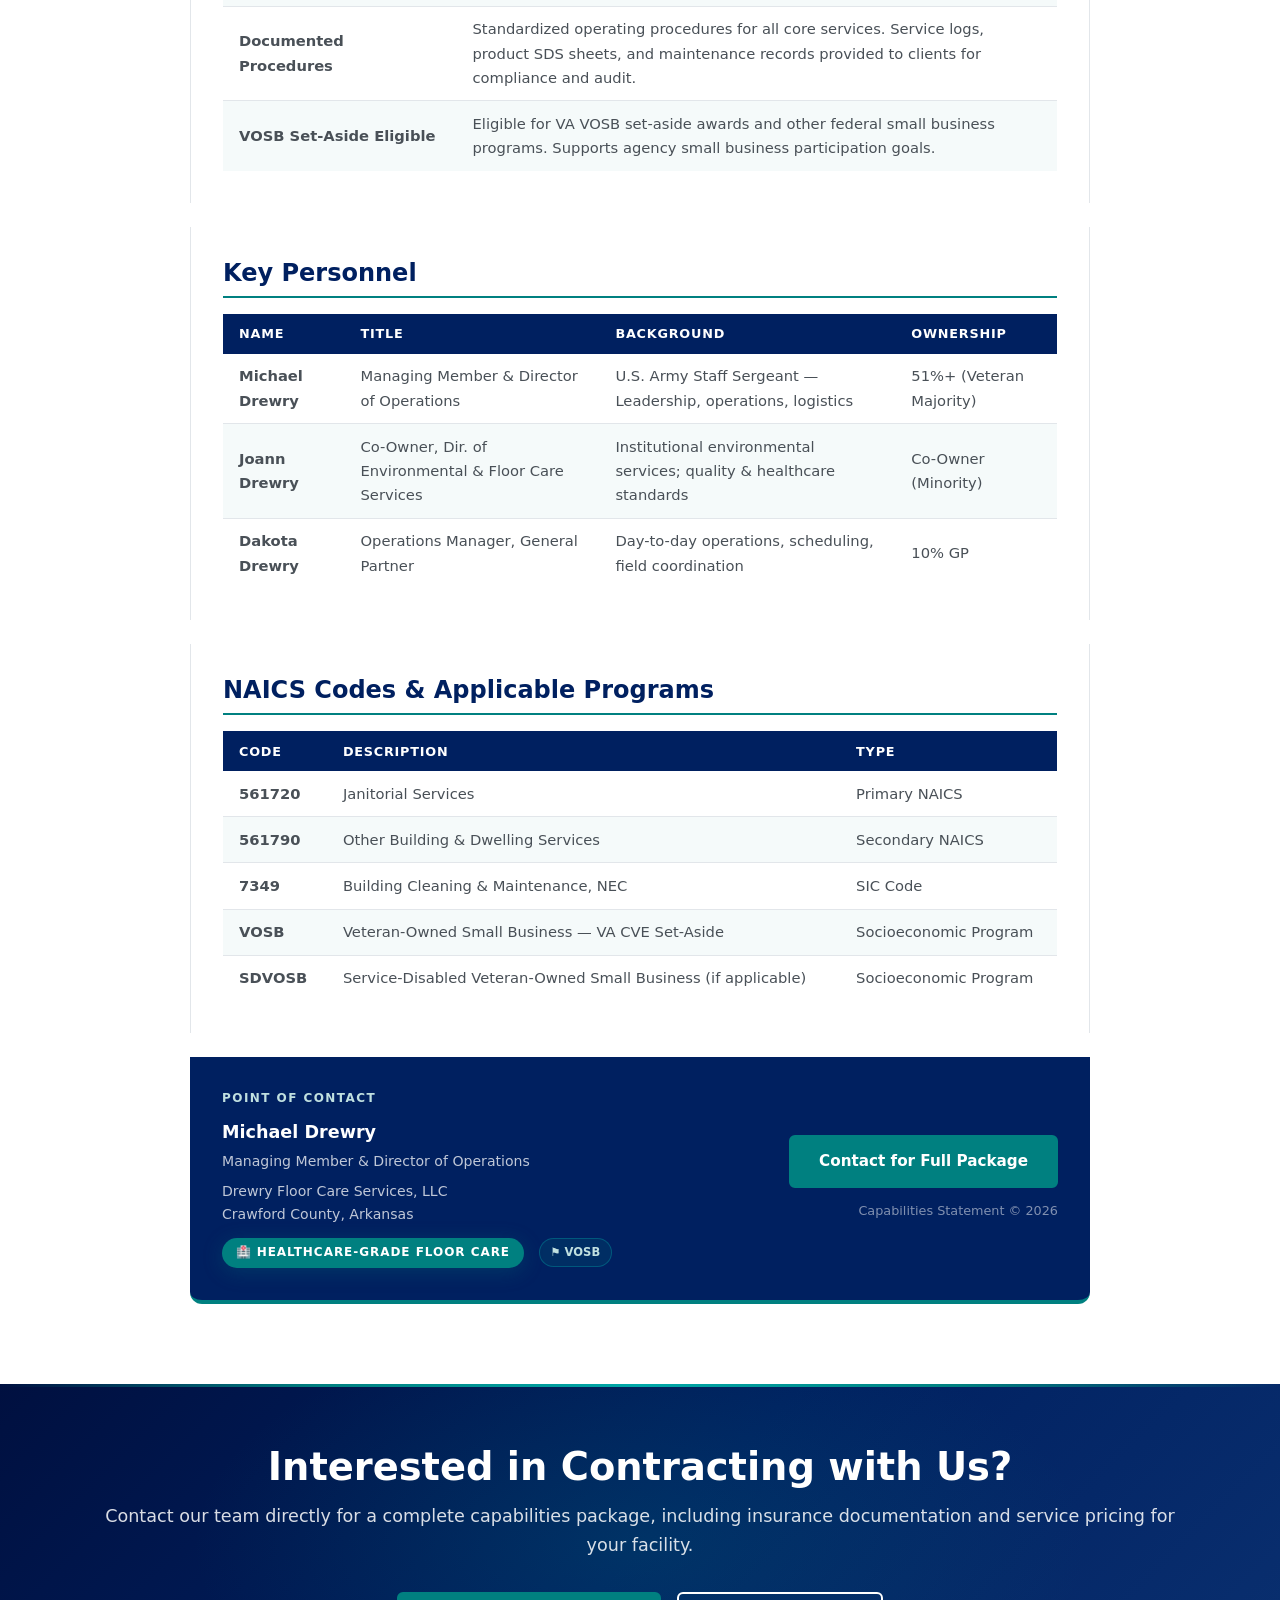
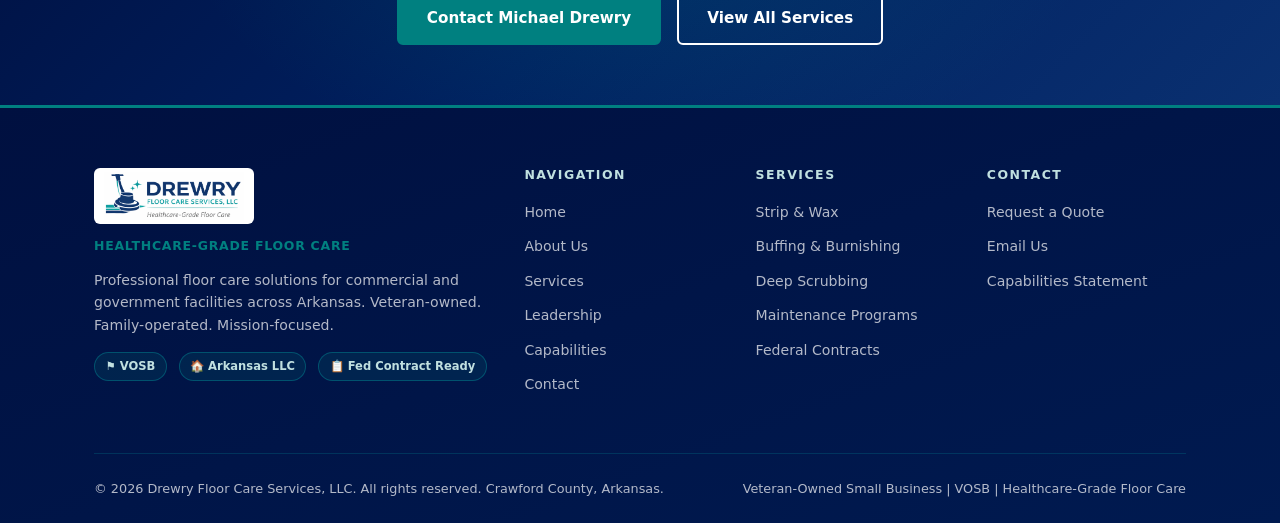
<file: capabilities.html>
<!DOCTYPE html>
<html lang="en">
<head>
  <meta charset="UTF-8" />
  <meta name="viewport" content="width=device-width, initial-scale=1.0" />
  <title>Capabilities Statement — Drewry Floor Care Services, LLC</title>
  <meta name="description" content="Federal capabilities statement for Drewry Floor Care Services, LLC — VOSB, NAICS 561720, Healthcare-Grade Floor Care, Arkansas. Available for government contracts and VA set-asides." />
  <link rel="stylesheet" href="styles.css" />
  <style>
    @media print {
      .vet-strip, #navbar, .page-hero, .callout, footer, .print-hide { display: none !important; }
      body { font-size: 11pt; color: #000; }
      .cap-doc { max-width: 100%; padding: 0; }
      .cap-doc-header { background: #002060 !important; -webkit-print-color-adjust: exact; print-color-adjust: exact; }
    }
  </style>
</head>
<body>

<div class="vet-strip print-hide">
  <p>&#9733; Veteran-Owned Small Business (VOSB) &bull; Healthcare-Grade Floor Care &bull; Proudly Serving Arkansas &#9733;</p>
</div>

<nav id="navbar" class="print-hide">
  <div class="container nav-inner">
    <a href="index.html" class="nav-brand">
      <img src="logo.png" alt="Drewry Floor Care Services, LLC" class="nav-logo"
           onerror="this.style.display='none'; this.nextElementSibling.style.display='flex';" />
      <span class="nav-brand-text" style="display:none;">
        <span class="brand-name">Drewry Floor Care Services</span>
        <span class="brand-sub">LLC</span>
      </span>
    </a>
    <button class="hamburger" id="hamburger" aria-label="Menu">
      <span></span><span></span><span></span>
    </button>
    <ul class="nav-links" id="nav-links">
      <li><a href="index.html">Home</a></li>
      <li><a href="about.html">About</a></li>
      <li><a href="services.html">Services</a></li>
      <li><a href="leadership.html">Leadership</a></li>
      <li><a href="capabilities.html" class="active">Capabilities</a></li>
      <li><a href="contact.html" class="nav-cta">Contact Us</a></li>
    </ul>
  </div>
</nav>

<div class="page-hero print-hide">
  <div class="container">
    <div class="breadcrumb">
      <a href="index.html">Home</a><span>›</span><span>Capabilities Statement</span>
    </div>
    <h1>Federal Capabilities Statement</h1>
    <p>Our official capabilities statement for federal contracting officers, procurement personnel, and small business program managers.</p>
    <div style="margin-top:1.5rem; display:flex; gap:1rem; flex-wrap:wrap;">
      <button onclick="window.print()" class="btn btn-primary">&#128424; Print / Save as PDF</button>
      <a href="contact.html" class="btn btn-outline">Contact for Package</a>
    </div>
  </div>
</div>

<!-- Capabilities Document -->
<section>
  <div class="container">
    <div class="cap-doc" style="max-width:900px; margin:0 auto;">

      <!-- Document Header -->
      <div class="cap-doc-header" style="background:var(--blue); color:var(--white); border-radius:var(--radius-lg) var(--radius-lg) 0 0; padding:2.5rem 2rem; border-top:4px solid var(--teal);">
        <div style="display:flex; justify-content:space-between; align-items:flex-start; flex-wrap:wrap; gap:1.5rem;">
          <div style="display:flex; align-items:center; gap:1.5rem;">
            <img src="logo.png" alt="Drewry Floor Care Services, LLC"
                 style="height:64px; width:auto; background:#fff; border-radius:6px; padding:4px 10px;"
                 onerror="this.style.display='none';" />
            <div>
              <div style="font-size:.75rem; font-weight:700; letter-spacing:.12em; text-transform:uppercase; color:var(--teal-light); margin-bottom:.4rem;">Capabilities Statement</div>
              <h2 style="color:var(--white); font-size:1.7rem; margin-bottom:.2rem;">Drewry Floor Care Services, LLC</h2>
              <div style="font-size:.9rem; color:rgba(255,255,255,.75);">Crawford County, Arkansas &bull; Veteran-Owned Small Business</div>
              <div style="margin-top:.5rem;">
                <span class="hc-badge">&#127973; Healthcare-Grade Floor Care</span>
              </div>
            </div>
          </div>
          <div style="text-align:right;">
            <span class="footer-badge" style="display:inline-flex; margin-bottom:.5rem;">&#9873; VOSB</span><br />
            <div style="font-size:.8rem; color:rgba(255,255,255,.6); margin-top:.35rem;">Effective: 2026</div>
            <div style="font-size:.8rem; color:rgba(255,255,255,.6);">NAICS: 561720 | 561790</div>
          </div>
        </div>
      </div>

      <!-- Company Data -->
      <div class="cap-section" style="border-radius:0; border-top:none; border-bottom:none;">
        <h3>Company Data</h3>
        <div style="display:grid; grid-template-columns:1fr 1fr; gap:1.5rem;">
          <table class="cap-table">
            <tbody>
              <tr><td><strong>Legal Name</strong></td><td>Drewry Floor Care Services, LLC</td></tr>
              <tr><td><strong>Business Type</strong></td><td>LLC (Limited Liability Company)</td></tr>
              <tr><td><strong>State</strong></td><td>Arkansas</td></tr>
              <tr><td><strong>Legal Seat</strong></td><td>Crawford County, AR</td></tr>
              <tr><td><strong>Ownership</strong></td><td>Veteran-Owned (51%+)</td></tr>
              <tr><td><strong>Designation</strong></td><td>VOSB — Veteran-Owned Small Business</td></tr>
              <tr><td><strong>Standard</strong></td><td>Healthcare-Grade Floor Care</td></tr>
            </tbody>
          </table>
          <table class="cap-table">
            <tbody>
              <tr><td><strong>Primary NAICS</strong></td><td>561720 — Janitorial Services</td></tr>
              <tr><td><strong>Secondary NAICS</strong></td><td>561790 — Other Building Services</td></tr>
              <tr><td><strong>SIC Code</strong></td><td>7349 — Building Cleaning/Maintenance</td></tr>
              <tr><td><strong>SAM.gov</strong></td><td>Registration In Progress</td></tr>
              <tr><td><strong>DUNS / UEI</strong></td><td>Available Upon Request</td></tr>
              <tr><td><strong>Service Area</strong></td><td>Arkansas (Regional Expansion)</td></tr>
              <tr><td><strong>Operational</strong></td><td>March–April 2027</td></tr>
            </tbody>
          </table>
        </div>
      </div>

      <!-- Core Competencies -->
      <div class="cap-section" style="border-radius:0; border-top:none; border-bottom:none;">
        <h3>Core Competencies</h3>
        <p style="margin-bottom:1.25rem; font-size:.92rem; color:var(--gray-700);">Drewry Floor Care Services provides healthcare-grade hard-floor maintenance services to commercial, institutional, and government facilities. All services meet or exceed the cleanliness and documentation standards required in healthcare and federal settings.</p>
        <div style="display:grid; grid-template-columns:1fr 1fr; gap:.75rem;">
          <div style="display:flex; align-items:flex-start; gap:.6rem; font-size:.9rem; color:var(--gray-700); padding:.5rem 0; border-bottom:1px solid rgba(0,128,128,.08);">
            <span style="color:var(--teal); font-weight:700; flex-shrink:0;">&#10003;</span>
            <span><strong>Floor Stripping &amp; Waxing</strong> — Complete removal of old finish and professional multi-coat wax application on VCT, linoleum, vinyl composite, and resilient surfaces.</span>
          </div>
          <div style="display:flex; align-items:flex-start; gap:.6rem; font-size:.9rem; color:var(--gray-700); padding:.5rem 0; border-bottom:1px solid rgba(0,128,128,.08);">
            <span style="color:var(--teal); font-weight:700; flex-shrink:0;">&#10003;</span>
            <span><strong>High-Speed Burnishing</strong> — 1,500–2,000+ RPM commercial burnishing for gloss restoration, finish hardening, and slip-resistance maintenance.</span>
          </div>
          <div style="display:flex; align-items:flex-start; gap:.6rem; font-size:.9rem; color:var(--gray-700); padding:.5rem 0; border-bottom:1px solid rgba(0,128,128,.08);">
            <span style="color:var(--teal); font-weight:700; flex-shrink:0;">&#10003;</span>
            <span><strong>Rotary Machine Scrubbing</strong> — Deep extraction of embedded soils using surface-matched pad selection; wet vacuum residue removal.</span>
          </div>
          <div style="display:flex; align-items:flex-start; gap:.6rem; font-size:.9rem; color:var(--gray-700); padding:.5rem 0; border-bottom:1px solid rgba(0,128,128,.08);">
            <span style="color:var(--teal); font-weight:700; flex-shrink:0;">&#10003;</span>
            <span><strong>Scheduled Maintenance Programs</strong> — Customized recurring service contracts with documented service logs and compliance reporting.</span>
          </div>
          <div style="display:flex; align-items:flex-start; gap:.6rem; font-size:.9rem; color:var(--gray-700); padding:.5rem 0; border-bottom:1px solid rgba(0,128,128,.08);">
            <span style="color:var(--teal); font-weight:700; flex-shrink:0;">&#10003;</span>
            <span><strong>Healthcare &amp; Institutional Floor Care</strong> — Services scaled for medical facilities, VA buildings, schools, and government offices requiring infection-control compliance.</span>
          </div>
          <div style="display:flex; align-items:flex-start; gap:.6rem; font-size:.9rem; color:var(--gray-700); padding:.5rem 0; border-bottom:1px solid rgba(0,128,128,.08);">
            <span style="color:var(--teal); font-weight:700; flex-shrink:0;">&#10003;</span>
            <span><strong>Federal Facility Maintenance</strong> — Floor care for federal buildings and VA facilities under VOSB set-aside programs with full documentation.</span>
          </div>
          <div style="display:flex; align-items:flex-start; gap:.6rem; font-size:.9rem; color:var(--gray-700); padding:.5rem 0;">
            <span style="color:var(--teal); font-weight:700; flex-shrink:0;">&#10003;</span>
            <span><strong>Low-VOC Product Usage</strong> — All finishes and cleaning products meet LEED and EPA standards for occupied healthcare and institutional spaces.</span>
          </div>
          <div style="display:flex; align-items:flex-start; gap:.6rem; font-size:.9rem; color:var(--gray-700); padding:.5rem 0;">
            <span style="color:var(--teal); font-weight:700; flex-shrink:0;">&#10003;</span>
            <span><strong>OSHA Safety Compliance</strong> — Wet floor signage, PPE usage, and documented hazard communication protocols on every service call.</span>
          </div>
        </div>
      </div>

      <!-- Equipment -->
      <div class="cap-section" style="border-radius:0; border-top:none; border-bottom:none;">
        <h3>Equipment &amp; Technology</h3>
        <table class="cap-table">
          <thead>
            <tr>
              <th>Equipment</th>
              <th>Application</th>
              <th>Surface Compatibility</th>
            </tr>
          </thead>
          <tbody>
            <tr><td>Rotary Floor Machine</td><td>Stripping, scrubbing, surface prep</td><td>VCT, linoleum, vinyl, composite tile</td></tr>
            <tr><td>High-Speed Floor Burnisher</td><td>Gloss restoration, finish hardening</td><td>VCT, resilient flooring, vinyl</td></tr>
            <tr><td>Commercial Wet/Dry Vacuum</td><td>Slurry extraction, residue removal</td><td>All hard floor surfaces</td></tr>
            <tr><td>Walk-Behind Floor Scrubber</td><td>Large-area deep cleaning</td><td>Commercial hard floors, warehouses</td></tr>
            <tr><td>Microfiber Mop System</td><td>Interim cleaning, finish application</td><td>All hard surface types</td></tr>
            <tr><td>Low-VOC / Healthcare-Safe Products</td><td>Surface protection and removal</td><td>VCT, linoleum, vinyl composite</td></tr>
            <tr><td>OSHA Wet Floor Safety Signage</td><td>Required hazard marking</td><td>All facility environments</td></tr>
          </tbody>
        </table>
      </div>

      <!-- Differentiators -->
      <div class="cap-section" style="border-radius:0; border-top:none; border-bottom:none;">
        <h3>Differentiators &amp; Value Proposition</h3>
        <table class="cap-table">
          <tbody>
            <tr>
              <td style="width:28%;"><strong>Healthcare-Grade Standard</strong></td>
              <td>Cleanliness benchmarks drawn from healthcare and institutional requirements — applied to every facility regardless of sector. Low-VOC products safe for occupied medical and school environments.</td>
            </tr>
            <tr>
              <td><strong>Veteran Leadership</strong></td>
              <td>Majority-owned and operated by a U.S. Army Staff Sergeant. Military discipline, SOPs, and accountability applied to every service engagement.</td>
            </tr>
            <tr>
              <td><strong>Family-Operated</strong></td>
              <td>Leadership team of three (Managing Member &amp; Director of Operations, Director of Environmental &amp; Floor Care Services, Operations Manager) directly involved in service delivery — no outsourced management layers.</td>
            </tr>
            <tr>
              <td><strong>Environmental Services Expertise</strong></td>
              <td>Director of Environmental &amp; Floor Care Services brings direct institutional knowledge of floor care standards, regulatory compliance, and professional service delivery.</td>
            </tr>
            <tr>
              <td><strong>Documented Procedures</strong></td>
              <td>Standardized operating procedures for all core services. Service logs, product SDS sheets, and maintenance records provided to clients for compliance and audit.</td>
            </tr>
            <tr>
              <td><strong>VOSB Set-Aside Eligible</strong></td>
              <td>Eligible for VA VOSB set-aside awards and other federal small business programs. Supports agency small business participation goals.</td>
            </tr>
          </tbody>
        </table>
      </div>

      <!-- Key Personnel -->
      <div class="cap-section" style="border-radius:0; border-top:none; border-bottom:none;">
        <h3>Key Personnel</h3>
        <table class="cap-table">
          <thead>
            <tr><th>Name</th><th>Title</th><th>Background</th><th>Ownership</th></tr>
          </thead>
          <tbody>
            <tr>
              <td><strong>Michael Drewry</strong></td>
              <td>Managing Member &amp; Director of Operations</td>
              <td>U.S. Army Staff Sergeant — Leadership, operations, logistics</td>
              <td>51%+ (Veteran Majority)</td>
            </tr>
            <tr>
              <td><strong>Joann Drewry</strong></td>
              <td>Co-Owner, Dir. of Environmental &amp; Floor Care Services</td>
              <td>Institutional environmental services; quality &amp; healthcare standards</td>
              <td>Co-Owner (Minority)</td>
            </tr>
            <tr>
              <td><strong>Dakota Drewry</strong></td>
              <td>Operations Manager, General Partner</td>
              <td>Day-to-day operations, scheduling, field coordination</td>
              <td>10% GP</td>
            </tr>
          </tbody>
        </table>
      </div>

      <!-- NAICS -->
      <div class="cap-section" style="border-radius:0; border-top:none; border-bottom:none;">
        <h3>NAICS Codes &amp; Applicable Programs</h3>
        <table class="cap-table">
          <thead>
            <tr><th>Code</th><th>Description</th><th>Type</th></tr>
          </thead>
          <tbody>
            <tr><td><strong>561720</strong></td><td>Janitorial Services</td><td>Primary NAICS</td></tr>
            <tr><td><strong>561790</strong></td><td>Other Building &amp; Dwelling Services</td><td>Secondary NAICS</td></tr>
            <tr><td><strong>7349</strong></td><td>Building Cleaning &amp; Maintenance, NEC</td><td>SIC Code</td></tr>
            <tr><td><strong>VOSB</strong></td><td>Veteran-Owned Small Business — VA CVE Set-Aside</td><td>Socioeconomic Program</td></tr>
            <tr><td><strong>SDVOSB</strong></td><td>Service-Disabled Veteran-Owned Small Business (if applicable)</td><td>Socioeconomic Program</td></tr>
          </tbody>
        </table>
      </div>

      <!-- Contact Footer -->
      <div style="background:var(--blue); border-radius:0 0 var(--radius-lg) var(--radius-lg); padding:2rem; color:var(--white); border-bottom:4px solid var(--teal);">
        <div style="display:grid; grid-template-columns:1fr 1fr; gap:1.5rem; align-items:center;">
          <div>
            <div style="font-size:.75rem; font-weight:700; letter-spacing:.12em; text-transform:uppercase; color:var(--teal-light); margin-bottom:.6rem;">Point of Contact</div>
            <div style="font-size:1.1rem; font-weight:700; color:var(--white); margin-bottom:.2rem;">Michael Drewry</div>
            <div style="font-size:.88rem; color:rgba(255,255,255,.75);">Managing Member &amp; Director of Operations</div>
            <div style="font-size:.88rem; color:rgba(255,255,255,.75); margin-top:.4rem;">Drewry Floor Care Services, LLC</div>
            <div style="font-size:.88rem; color:rgba(255,255,255,.75);">Crawford County, Arkansas</div>
            <div style="margin-top:.75rem;">
              <span class="hc-badge">&#127973; Healthcare-Grade Floor Care</span>
              &nbsp;
              <span class="footer-badge">&#9873; VOSB</span>
            </div>
          </div>
          <div style="text-align:right;">
            <a href="contact.html" class="btn btn-primary print-hide">Contact for Full Package</a>
            <div style="font-size:.8rem; color:rgba(255,255,255,.5); margin-top:.75rem;">Capabilities Statement &copy; 2026</div>
          </div>
        </div>
      </div>

    </div><!-- /cap-doc -->
  </div>
</section>

<div class="callout print-hide">
  <div class="container">
    <h2>Interested in Contracting with Us?</h2>
    <p>Contact our team directly for a complete capabilities package, including insurance documentation and service pricing for your facility.</p>
    <div class="callout-actions">
      <a href="contact.html" class="btn btn-primary">Contact Michael Drewry</a>
      <a href="services.html" class="btn btn-outline">View All Services</a>
    </div>
  </div>
</div>

<footer class="print-hide">
  <div class="container">
    <div class="footer-grid">
      <div class="footer-brand">
        <img src="logo.png" alt="Drewry Floor Care Services, LLC" style="height:56px;width:auto;background:#fff;border-radius:6px;padding:4px 10px;margin-bottom:.75rem;"
             onerror="this.style.display='none';" />
        <div class="footer-tagline">Healthcare-Grade Floor Care</div>
        <p>Professional floor care solutions for commercial and government facilities across Arkansas. Veteran-owned. Family-operated. Mission-focused.</p>
        <div style="margin-top:1rem;" class="footer-badges">
          <span class="footer-badge">&#9873; VOSB</span>
          <span class="footer-badge">&#127968; Arkansas LLC</span>
          <span class="footer-badge">&#128203; Fed Contract Ready</span>
        </div>
      </div>
      <div class="footer-col">
        <h4>Navigation</h4>
        <ul>
          <li><a href="index.html">Home</a></li>
          <li><a href="about.html">About Us</a></li>
          <li><a href="services.html">Services</a></li>
          <li><a href="leadership.html">Leadership</a></li>
          <li><a href="capabilities.html">Capabilities</a></li>
          <li><a href="contact.html">Contact</a></li>
        </ul>
      </div>
      <div class="footer-col">
        <h4>Services</h4>
        <ul>
          <li><a href="services.html">Strip &amp; Wax</a></li>
          <li><a href="services.html">Buffing &amp; Burnishing</a></li>
          <li><a href="services.html">Deep Scrubbing</a></li>
          <li><a href="services.html">Maintenance Programs</a></li>
          <li><a href="services.html">Federal Contracts</a></li>
        </ul>
      </div>
      <div class="footer-col">
        <h4>Contact</h4>
        <ul>
          <li><a href="contact.html">Request a Quote</a></li>
          <li><a href="contact.html">Email Us</a></li>
          <li><a href="capabilities.html">Capabilities Statement</a></li>
        </ul>
      </div>
    </div>
    <div class="footer-bottom">
      <span>&copy; 2026 Drewry Floor Care Services, LLC. All rights reserved. Crawford County, Arkansas.</span>
      <span>Veteran-Owned Small Business | VOSB | Healthcare-Grade Floor Care</span>
    </div>
  </div>
</footer>

<script>
  const hamburger = document.getElementById('hamburger');
  const navLinks  = document.getElementById('nav-links');
  hamburger.addEventListener('click', () => {
    hamburger.classList.toggle('open');
    navLinks.classList.toggle('open');
  });
</script>
</body>
</html>
</file>
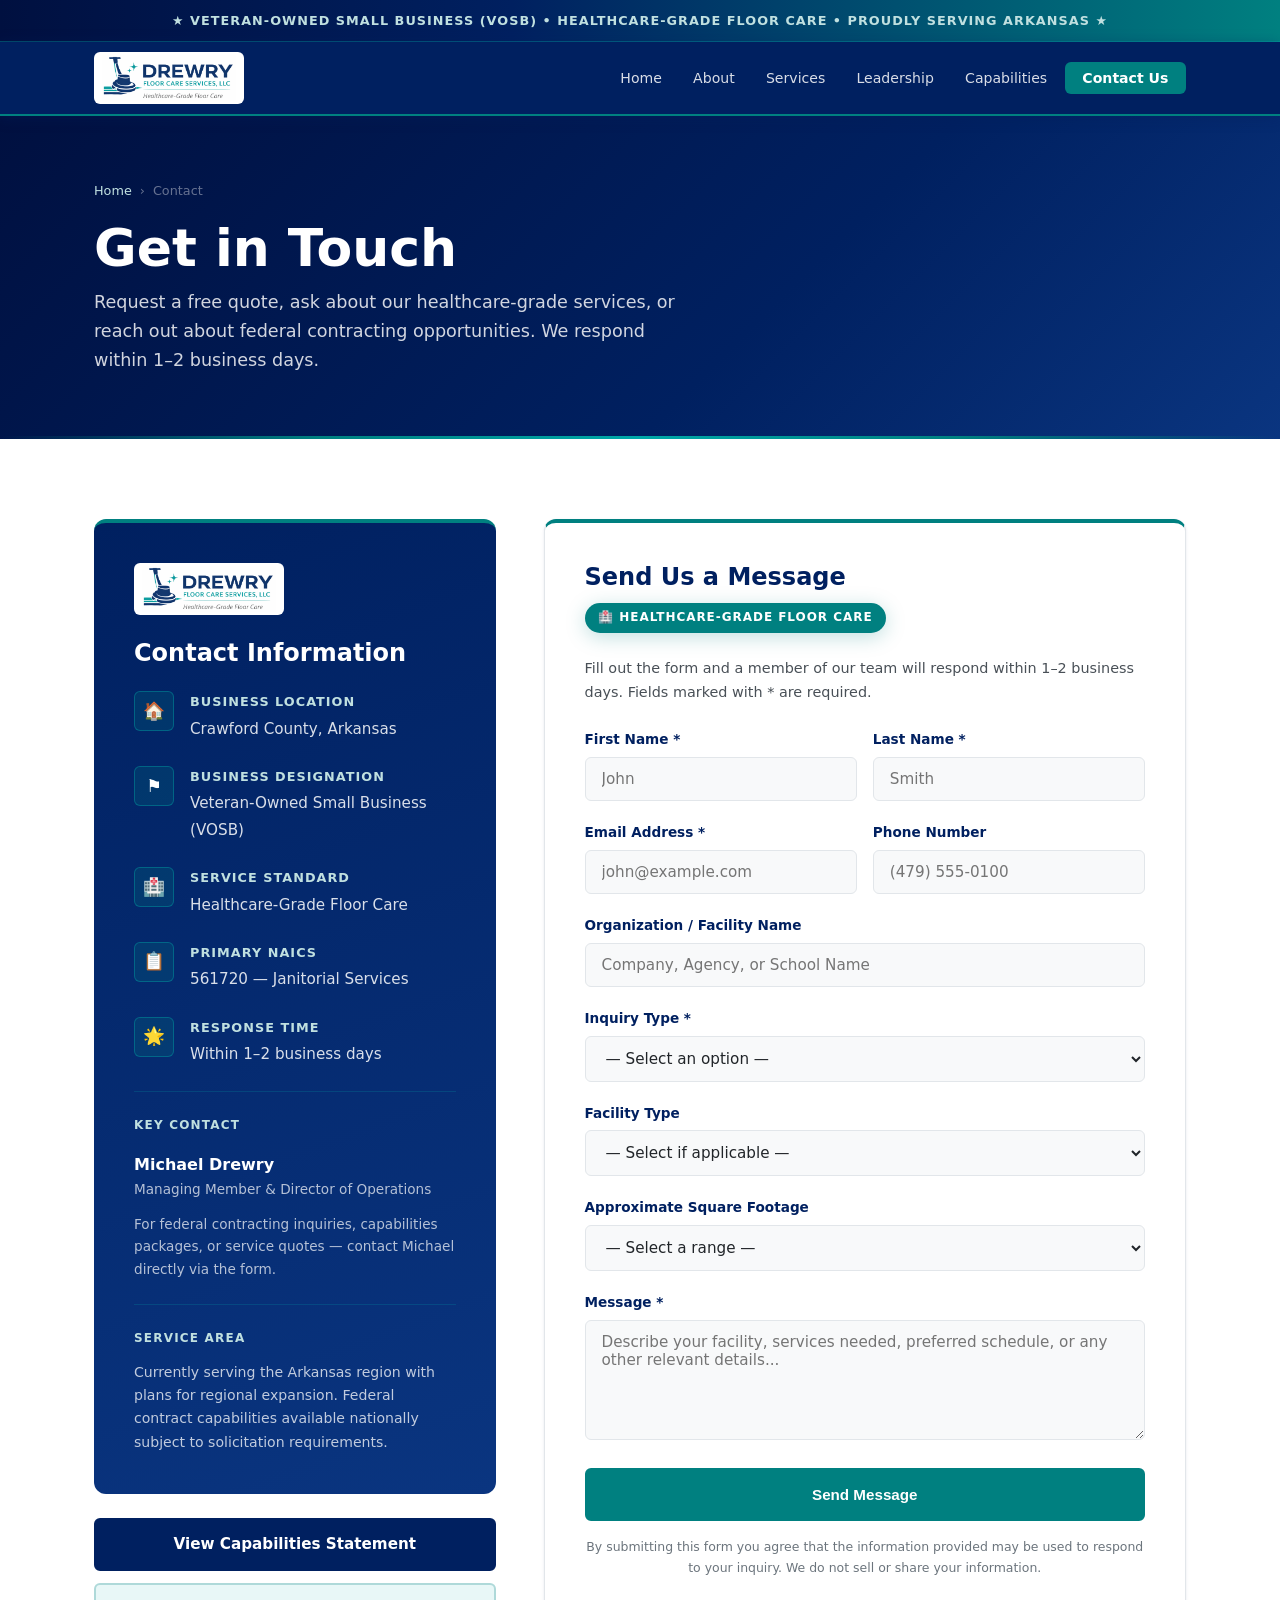
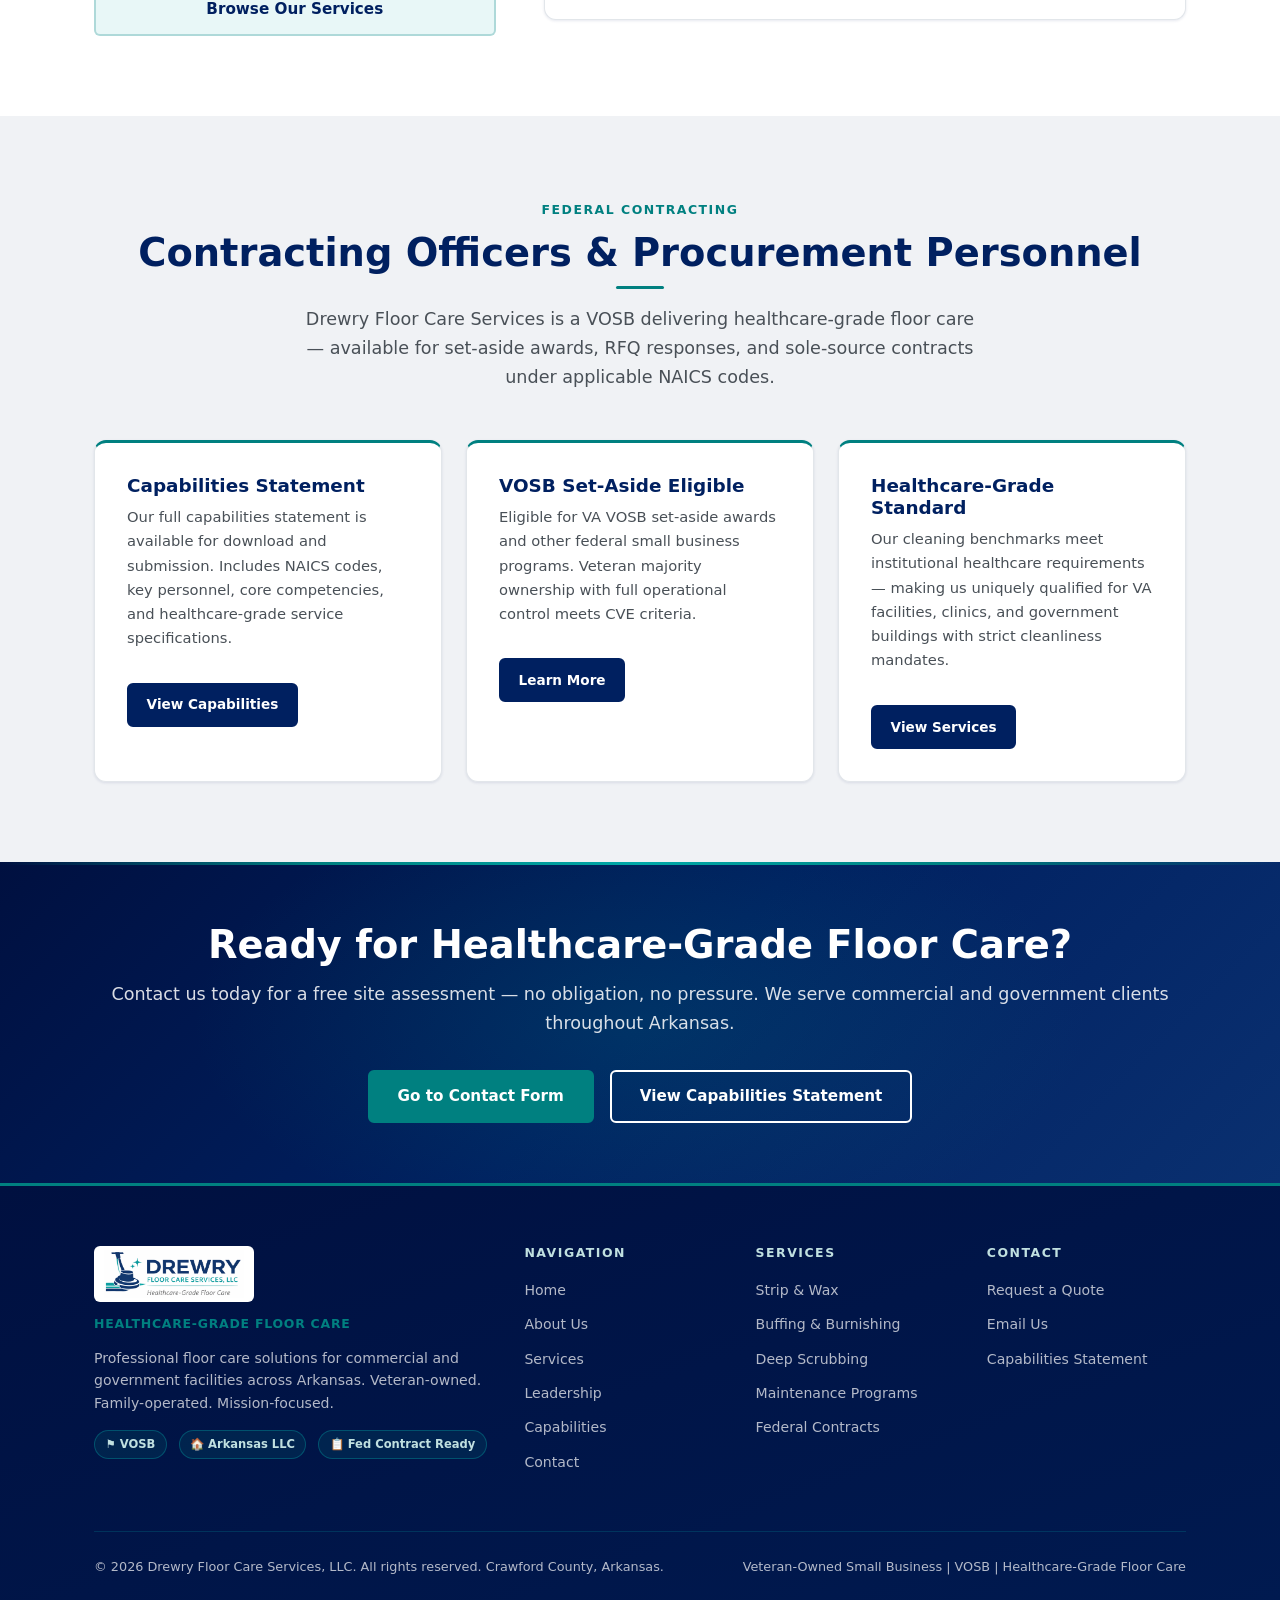
<file: contact.html>
<!DOCTYPE html>
<html lang="en">
<head>
  <meta charset="UTF-8" />
  <meta name="viewport" content="width=device-width, initial-scale=1.0" />
  <title>Contact Us — Drewry Floor Care Services, LLC</title>
  <meta name="description" content="Contact Drewry Floor Care Services, LLC for a free quote, service inquiry, or federal contracting information. Healthcare-grade floor care based in Crawford County, Arkansas." />
  <link rel="stylesheet" href="styles.css" />
</head>
<body>

<div class="vet-strip">
  <p>&#9733; Veteran-Owned Small Business (VOSB) &bull; Healthcare-Grade Floor Care &bull; Proudly Serving Arkansas &#9733;</p>
</div>

<nav id="navbar">
  <div class="container nav-inner">
    <a href="index.html" class="nav-brand">
      <img src="logo.png" alt="Drewry Floor Care Services, LLC" class="nav-logo"
           onerror="this.style.display='none'; this.nextElementSibling.style.display='flex';" />
      <span class="nav-brand-text" style="display:none;">
        <span class="brand-name">Drewry Floor Care Services</span>
        <span class="brand-sub">LLC</span>
      </span>
    </a>
    <button class="hamburger" id="hamburger" aria-label="Menu">
      <span></span><span></span><span></span>
    </button>
    <ul class="nav-links" id="nav-links">
      <li><a href="index.html">Home</a></li>
      <li><a href="about.html">About</a></li>
      <li><a href="services.html">Services</a></li>
      <li><a href="leadership.html">Leadership</a></li>
      <li><a href="capabilities.html">Capabilities</a></li>
      <li><a href="contact.html" class="active nav-cta">Contact Us</a></li>
    </ul>
  </div>
</nav>

<div class="page-hero">
  <div class="container">
    <div class="breadcrumb">
      <a href="index.html">Home</a><span>›</span><span>Contact</span>
    </div>
    <h1>Get in Touch</h1>
    <p>Request a free quote, ask about our healthcare-grade services, or reach out about federal contracting opportunities. We respond within 1–2 business days.</p>
  </div>
</div>

<!-- Contact Section -->
<section>
  <div class="container">
    <div class="contact-grid">

      <!-- Left: Info Panel -->
      <div>
        <div class="contact-info-block">
          <div style="margin-bottom:1.5rem;">
            <img src="logo.png" alt="Drewry Floor Care Services, LLC"
                 style="height:52px; width:auto; background:#fff; border-radius:6px; padding:3px 8px;"
                 onerror="this.style.display='none';" />
          </div>
          <h3>Contact Information</h3>

          <div class="contact-item">
            <div class="contact-item-icon">&#127968;</div>
            <div class="contact-item-body">
              <strong>Business Location</strong>
              <span>Crawford County, Arkansas</span>
            </div>
          </div>

          <div class="contact-item">
            <div class="contact-item-icon">&#9873;</div>
            <div class="contact-item-body">
              <strong>Business Designation</strong>
              <span>Veteran-Owned Small Business (VOSB)</span>
            </div>
          </div>

          <div class="contact-item">
            <div class="contact-item-icon">&#127973;</div>
            <div class="contact-item-body">
              <strong>Service Standard</strong>
              <span>Healthcare-Grade Floor Care</span>
            </div>
          </div>

          <div class="contact-item">
            <div class="contact-item-icon">&#128203;</div>
            <div class="contact-item-body">
              <strong>Primary NAICS</strong>
              <span>561720 — Janitorial Services</span>
            </div>
          </div>

          <div class="contact-item">
            <div class="contact-item-icon">&#127775;</div>
            <div class="contact-item-body">
              <strong>Response Time</strong>
              <span>Within 1–2 business days</span>
            </div>
          </div>

          <div style="border-top:1px solid rgba(0,168,168,.2); padding-top:1.5rem; margin-top:.5rem;">
            <div style="font-size:.75rem; font-weight:700; letter-spacing:.1em; text-transform:uppercase; color:var(--teal-light); margin-bottom:1rem;">Key Contact</div>
            <div style="font-size:1rem; font-weight:700; color:var(--white);">Michael Drewry</div>
            <div style="font-size:.85rem; color:rgba(255,255,255,.7);">Managing Member &amp; Director of Operations</div>
            <div style="margin-top:.75rem; font-size:.85rem; color:rgba(255,255,255,.7);">For federal contracting inquiries, capabilities packages, or service quotes — contact Michael directly via the form.</div>
          </div>

          <div style="border-top:1px solid rgba(0,168,168,.2); padding-top:1.5rem; margin-top:1.5rem;">
            <div style="font-size:.75rem; font-weight:700; letter-spacing:.1em; text-transform:uppercase; color:var(--teal-light); margin-bottom:.75rem;">Service Area</div>
            <p style="font-size:.88rem; color:rgba(255,255,255,.75); margin:0;">Currently serving the Arkansas region with plans for regional expansion. Federal contract capabilities available nationally subject to solicitation requirements.</p>
          </div>
        </div>

        <!-- Quick Links -->
        <div style="margin-top:1.5rem; display:flex; flex-direction:column; gap:.75rem;">
          <a href="capabilities.html" class="btn btn-navy" style="justify-content:center;">
            View Capabilities Statement
          </a>
          <a href="services.html" class="btn" style="justify-content:center; background:var(--teal-ultra); color:var(--blue); border-color:rgba(0,128,128,.25);">
            Browse Our Services
          </a>
        </div>
      </div>

      <!-- Right: Form -->
      <div class="contact-form">
        <div style="display:flex; align-items:center; gap:.75rem; margin-bottom:1.5rem; flex-wrap:wrap;">
          <h3 style="margin:0;">Send Us a Message</h3>
          <span class="hc-badge">&#127973; Healthcare-Grade Floor Care</span>
        </div>
        <p style="font-size:.9rem; color:var(--gray-700); margin-bottom:1.5rem;">Fill out the form and a member of our team will respond within 1–2 business days. Fields marked with * are required.</p>

        <form id="contactForm" action="https://formspree.io/f/mojokrpw" method="POST" novalidate>
          <input type="hidden" name="_cc" value="joann@drewryfloors.com" />
          <input type="hidden" name="_subject" value="New Quote Request — Drewry Floor Care Services" />
          <input type="hidden" name="_replyto" value="" />
          <div class="form-row">
            <div class="form-group">
              <label for="firstName">First Name *</label>
              <input type="text" id="firstName" name="firstName" placeholder="John" required />
            </div>
            <div class="form-group">
              <label for="lastName">Last Name *</label>
              <input type="text" id="lastName" name="lastName" placeholder="Smith" required />
            </div>
          </div>

          <div class="form-row">
            <div class="form-group">
              <label for="email">Email Address *</label>
              <input type="email" id="email" name="email" placeholder="john@example.com" required />
            </div>
            <div class="form-group">
              <label for="phone">Phone Number</label>
              <input type="tel" id="phone" name="phone" placeholder="(479) 555-0100" />
            </div>
          </div>

          <div class="form-group">
            <label for="organization">Organization / Facility Name</label>
            <input type="text" id="organization" name="organization" placeholder="Company, Agency, or School Name" />
          </div>

          <div class="form-group">
            <label for="inquiryType">Inquiry Type *</label>
            <select id="inquiryType" name="inquiryType" required>
              <option value="">— Select an option —</option>
              <option value="quote">Request a Free Quote</option>
              <option value="service-info">Service Information</option>
              <option value="federal-contract">Federal / Government Contract</option>
              <option value="maintenance-program">Scheduled Maintenance Program</option>
              <option value="capabilities">Capabilities Statement Request</option>
              <option value="healthcare">Healthcare Facility Services</option>
              <option value="other">Other</option>
            </select>
          </div>

          <div class="form-group">
            <label for="facilityType">Facility Type</label>
            <select id="facilityType" name="facilityType">
              <option value="">— Select if applicable —</option>
              <option value="medical">Medical / Healthcare Facility</option>
              <option value="va">VA / Military Facility</option>
              <option value="government">Government / Federal Building</option>
              <option value="school">School / University</option>
              <option value="office">Corporate / Office Building</option>
              <option value="retail">Retail / Commercial Space</option>
              <option value="warehouse">Warehouse / Industrial</option>
              <option value="other">Other</option>
            </select>
          </div>

          <div class="form-group">
            <label for="squareFootage">Approximate Square Footage</label>
            <select id="squareFootage" name="squareFootage">
              <option value="">— Select a range —</option>
              <option value="under-5k">Under 5,000 sq ft</option>
              <option value="5k-15k">5,000 – 15,000 sq ft</option>
              <option value="15k-50k">15,000 – 50,000 sq ft</option>
              <option value="over-50k">Over 50,000 sq ft</option>
              <option value="unknown">Not Sure / Multiple Locations</option>
            </select>
          </div>

          <div class="form-group">
            <label for="message">Message *</label>
            <textarea id="message" name="message" placeholder="Describe your facility, services needed, preferred schedule, or any other relevant details..."></textarea>
          </div>

          <div id="form-error" style="display:none; color:#c0392b; font-size:.88rem; margin-bottom:1rem; padding:.75rem 1rem; background:#fdecea; border-radius:var(--radius); border-left:3px solid #c0392b;"></div>

          <button type="submit" class="btn btn-primary" style="width:100%; justify-content:center; padding:1rem;">
            Send Message
          </button>

          <p style="font-size:.78rem; color:var(--gray-500); text-align:center; margin-top:1rem;">
            By submitting this form you agree that the information provided may be used to respond to your inquiry. We do not sell or share your information.
          </p>
        </form>

        <!-- Success State -->
        <div id="form-success" style="display:none; text-align:center; padding:3rem 2rem;">
          <div style="width:64px; height:64px; background:linear-gradient(135deg, var(--blue), var(--teal)); border-radius:50%; display:flex; align-items:center; justify-content:center; margin:0 auto 1.25rem; font-size:1.75rem; color:#fff;">&#10003;</div>
          <h3 style="color:var(--blue); margin-bottom:.5rem;">Message Sent!</h3>
          <p style="color:var(--gray-700);">Thank you for reaching out. A member of the Drewry Floor Care Services team will respond to your inquiry within 1–2 business days.</p>
          <span class="hc-badge" style="margin:1rem auto; display:inline-flex;">&#127973; Healthcare-Grade Floor Care</span>
          <br />
          <a href="index.html" class="btn btn-navy" style="margin-top:1.25rem;">Return to Home</a>
        </div>
      </div>

    </div>
  </div>
</section>

<!-- Federal Contracting CTA -->
<section class="section-gray">
  <div class="container">
    <div class="section-header centered">
      <span class="section-label">Federal Contracting</span>
      <h2 class="section-title">Contracting Officers &amp; Procurement Personnel</h2>
      <p class="section-intro">Drewry Floor Care Services is a VOSB delivering healthcare-grade floor care — available for set-aside awards, RFQ responses, and sole-source contracts under applicable NAICS codes.</p>
    </div>
    <div class="card-grid card-grid-3">
      <div class="card">
        <h3>Capabilities Statement</h3>
        <p>Our full capabilities statement is available for download and submission. Includes NAICS codes, key personnel, core competencies, and healthcare-grade service specifications.</p>
        <a href="capabilities.html" class="btn btn-navy" style="margin-top:1rem; font-size:.85rem; padding:.55rem 1.1rem;">View Capabilities</a>
      </div>
      <div class="card">
        <h3>VOSB Set-Aside Eligible</h3>
        <p>Eligible for VA VOSB set-aside awards and other federal small business programs. Veteran majority ownership with full operational control meets CVE criteria.</p>
        <a href="about.html" class="btn btn-navy" style="margin-top:1rem; font-size:.85rem; padding:.55rem 1.1rem;">Learn More</a>
      </div>
      <div class="card">
        <h3>Healthcare-Grade Standard</h3>
        <p>Our cleaning benchmarks meet institutional healthcare requirements — making us uniquely qualified for VA facilities, clinics, and government buildings with strict cleanliness mandates.</p>
        <a href="services.html" class="btn btn-navy" style="margin-top:1rem; font-size:.85rem; padding:.55rem 1.1rem;">View Services</a>
      </div>
    </div>
  </div>
</section>

<div class="callout">
  <div class="container">
    <h2>Ready for Healthcare-Grade Floor Care?</h2>
    <p>Contact us today for a free site assessment — no obligation, no pressure. We serve commercial and government clients throughout Arkansas.</p>
    <div class="callout-actions">
      <a href="#contactForm" class="btn btn-primary">Go to Contact Form</a>
      <a href="capabilities.html" class="btn btn-outline">View Capabilities Statement</a>
    </div>
  </div>
</div>

<footer>
  <div class="container">
    <div class="footer-grid">
      <div class="footer-brand">
        <img src="logo.png" alt="Drewry Floor Care Services, LLC" style="height:56px;width:auto;background:#fff;border-radius:6px;padding:4px 10px;margin-bottom:.75rem;"
             onerror="this.style.display='none';" />
        <div class="footer-tagline">Healthcare-Grade Floor Care</div>
        <p>Professional floor care solutions for commercial and government facilities across Arkansas. Veteran-owned. Family-operated. Mission-focused.</p>
        <div style="margin-top:1rem;" class="footer-badges">
          <span class="footer-badge">&#9873; VOSB</span>
          <span class="footer-badge">&#127968; Arkansas LLC</span>
          <span class="footer-badge">&#128203; Fed Contract Ready</span>
        </div>
      </div>
      <div class="footer-col">
        <h4>Navigation</h4>
        <ul>
          <li><a href="index.html">Home</a></li>
          <li><a href="about.html">About Us</a></li>
          <li><a href="services.html">Services</a></li>
          <li><a href="leadership.html">Leadership</a></li>
          <li><a href="capabilities.html">Capabilities</a></li>
          <li><a href="contact.html">Contact</a></li>
        </ul>
      </div>
      <div class="footer-col">
        <h4>Services</h4>
        <ul>
          <li><a href="services.html">Strip &amp; Wax</a></li>
          <li><a href="services.html">Buffing &amp; Burnishing</a></li>
          <li><a href="services.html">Deep Scrubbing</a></li>
          <li><a href="services.html">Maintenance Programs</a></li>
          <li><a href="services.html">Federal Contracts</a></li>
        </ul>
      </div>
      <div class="footer-col">
        <h4>Contact</h4>
        <ul>
          <li><a href="contact.html">Request a Quote</a></li>
          <li><a href="contact.html">Email Us</a></li>
          <li><a href="capabilities.html">Capabilities Statement</a></li>
        </ul>
      </div>
    </div>
    <div class="footer-bottom">
      <span>&copy; 2026 Drewry Floor Care Services, LLC. All rights reserved. Crawford County, Arkansas.</span>
      <span>Veteran-Owned Small Business | VOSB | Healthcare-Grade Floor Care</span>
    </div>
  </div>
</footer>

<script>
  const hamburger = document.getElementById('hamburger');
  const navLinks  = document.getElementById('nav-links');
  hamburger.addEventListener('click', () => {
    hamburger.classList.toggle('open');
    navLinks.classList.toggle('open');
  });

  function handleSubmit(e) {
    e.preventDefault();
    const form    = document.getElementById('contactForm');
    const errorEl = document.getElementById('form-error');
    errorEl.style.display = 'none';

    const required = ['firstName','lastName','email','inquiryType','message'];
    for (const id of required) {
      if (!document.getElementById(id).value.trim()) {
        errorEl.textContent = 'Please fill in all required fields before submitting.';
        errorEl.style.display = 'block';
        document.getElementById(id).focus();
        return;
      }
    }

    // Set _replyto to the submitter's email so replies go directly to them
    const replyTo = document.querySelector('input[name="_replyto"]');
    if (replyTo) replyTo.value = document.getElementById('email').value.trim();

    // Submit to Formspree
    fetch('https://formspree.io/f/mojokrpw', {
      method: 'POST',
      headers: { 'Accept': 'application/json' },
      body: new FormData(form)
    })
    .then(r => r.ok ? showSuccess() : showError())
    .catch(() => showError());
  }

  function showSuccess() {
    document.getElementById('contactForm').style.display = 'none';
    const s = document.getElementById('form-success');
    s.style.display = 'block';
    s.scrollIntoView({ behavior: 'smooth', block: 'center' });
  }

  function showError() {
    const errorEl = document.getElementById('form-error');
    errorEl.textContent = 'There was an error submitting the form. Please try again or contact us directly.';
    errorEl.style.display = 'block';
  }
</script>
</body>
</html>
</file>
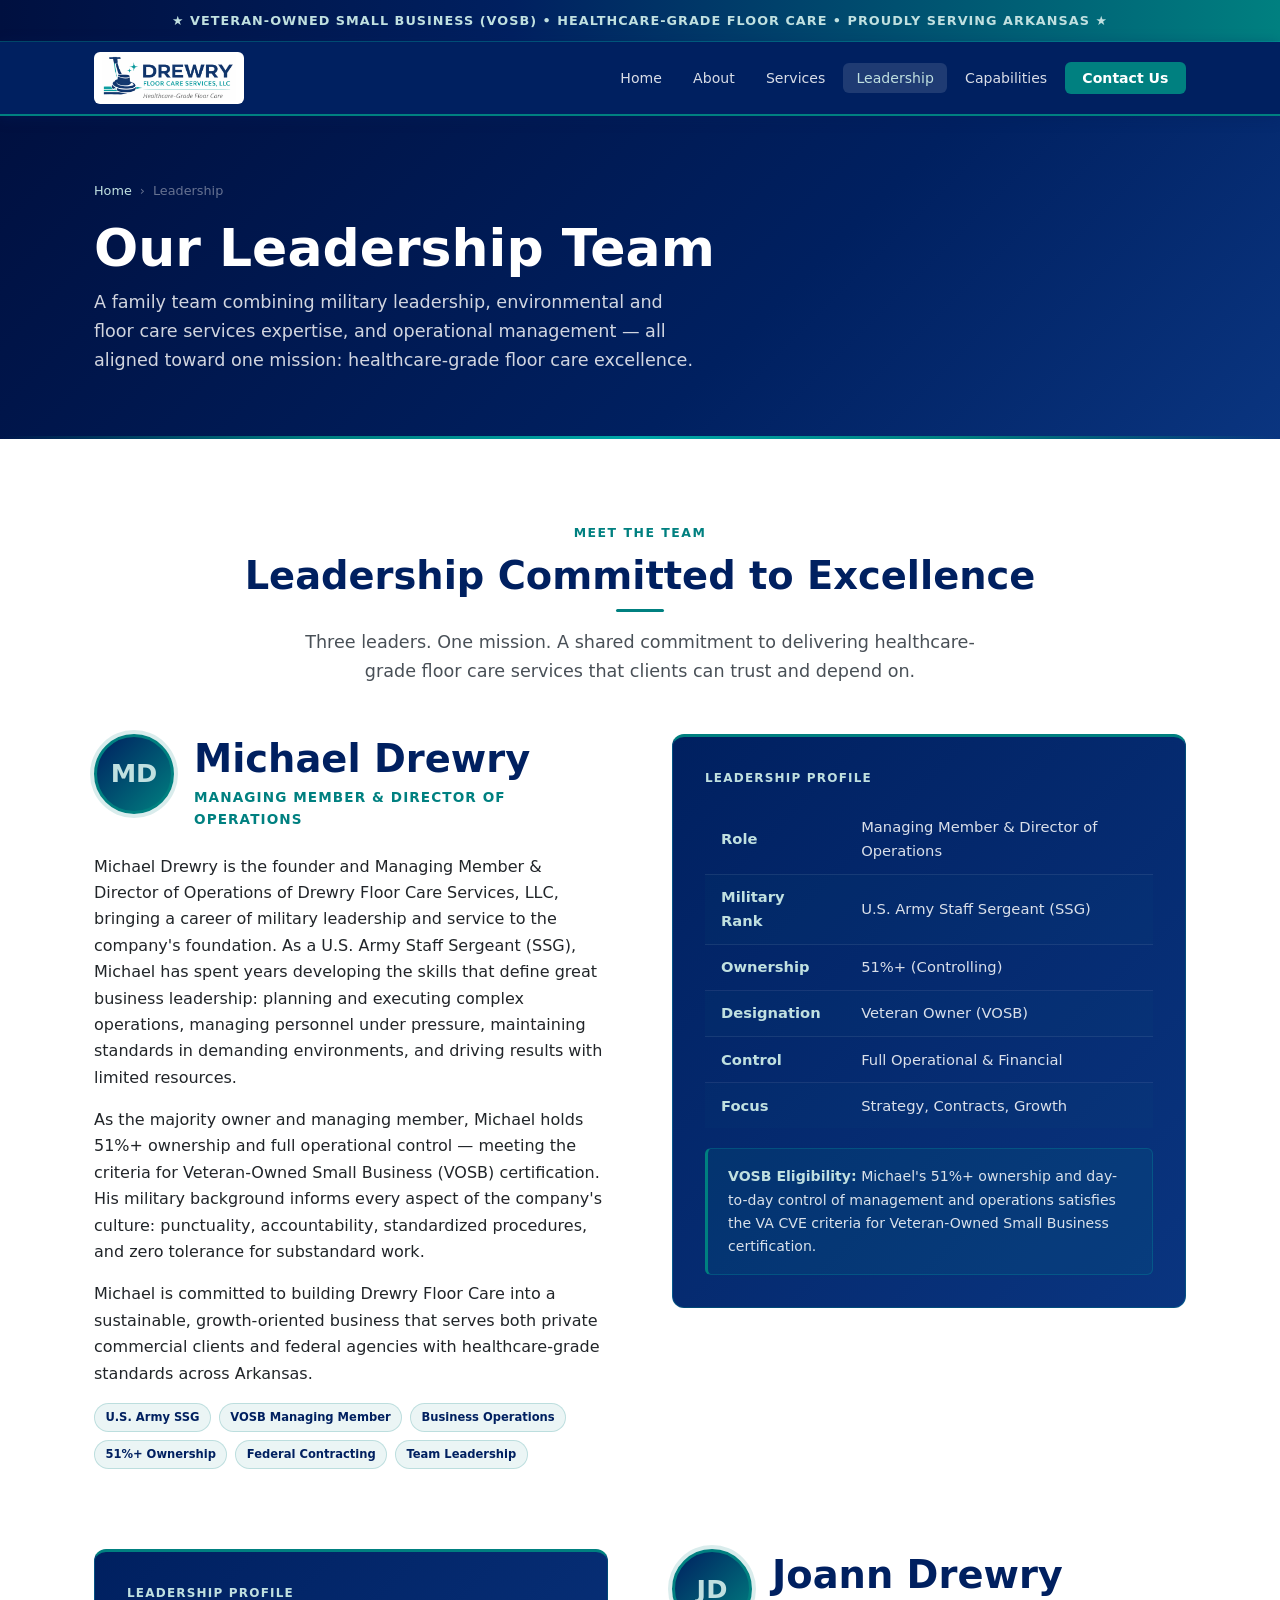
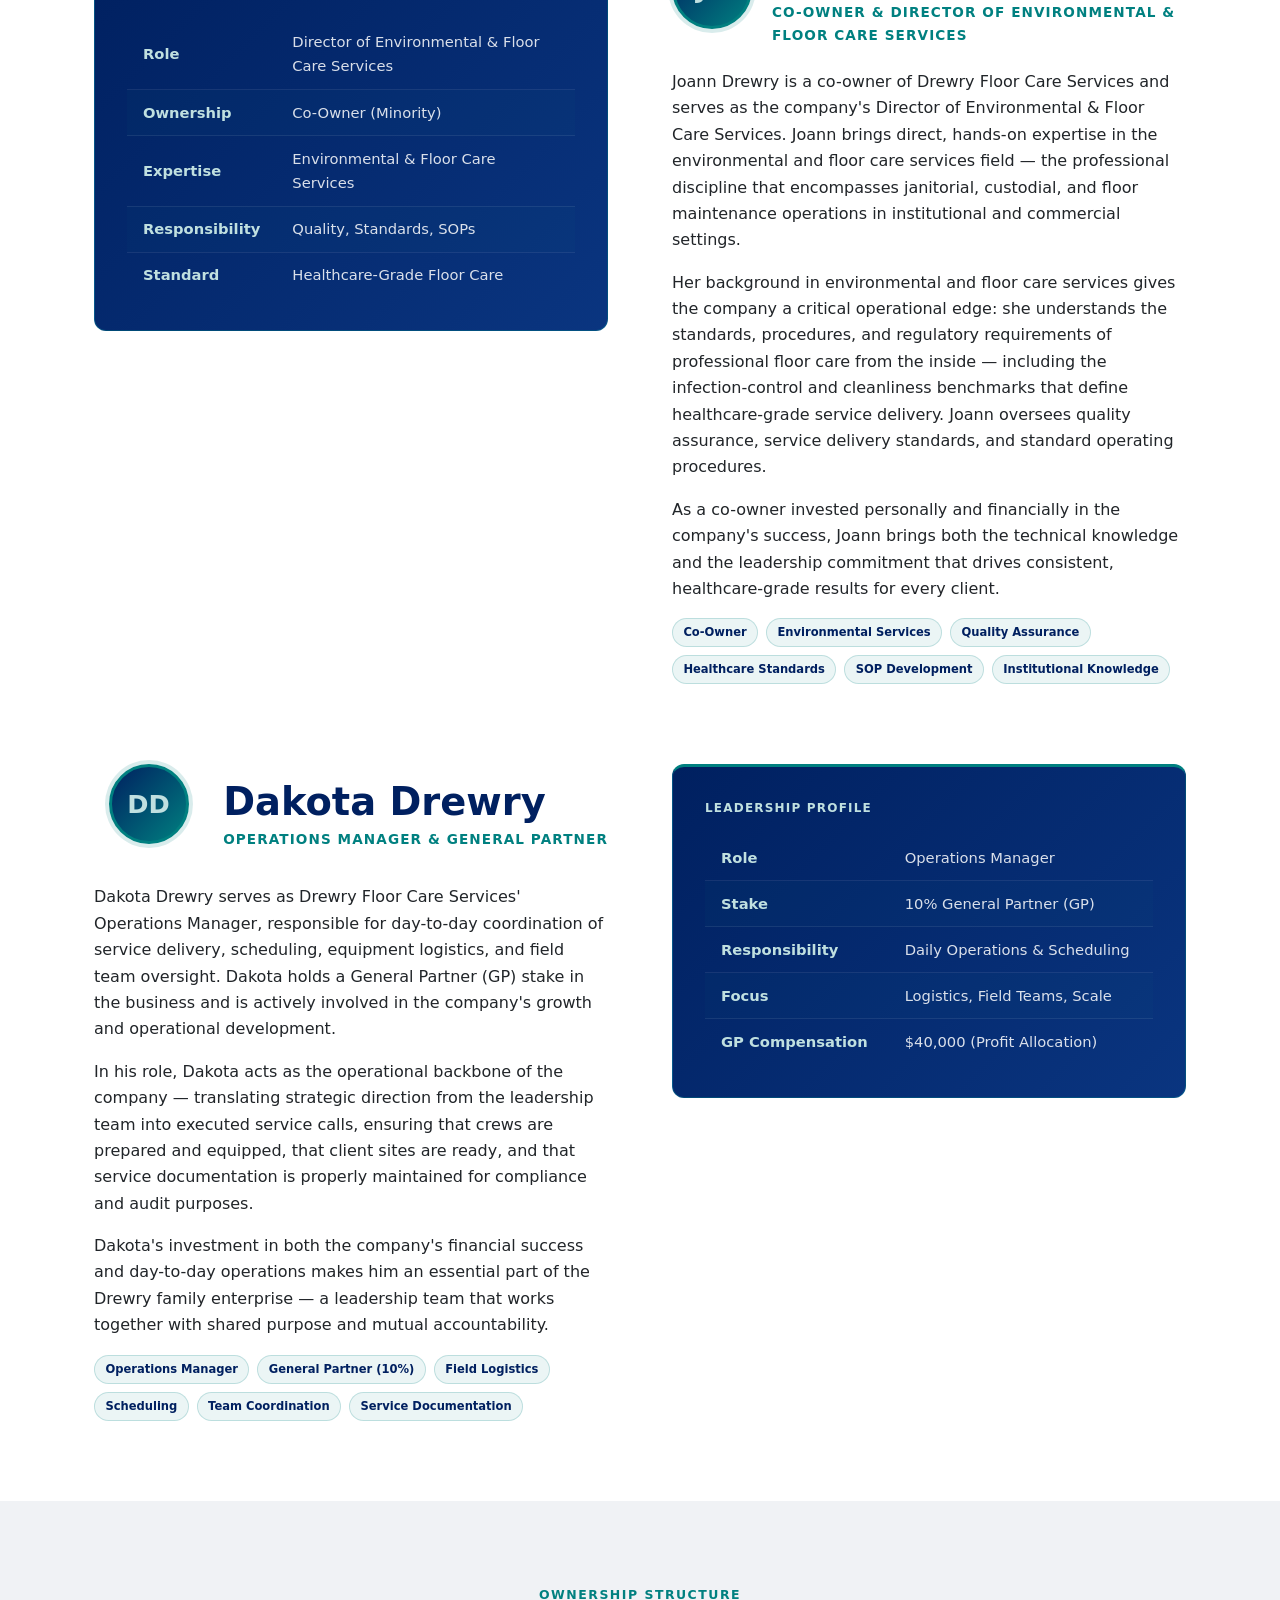
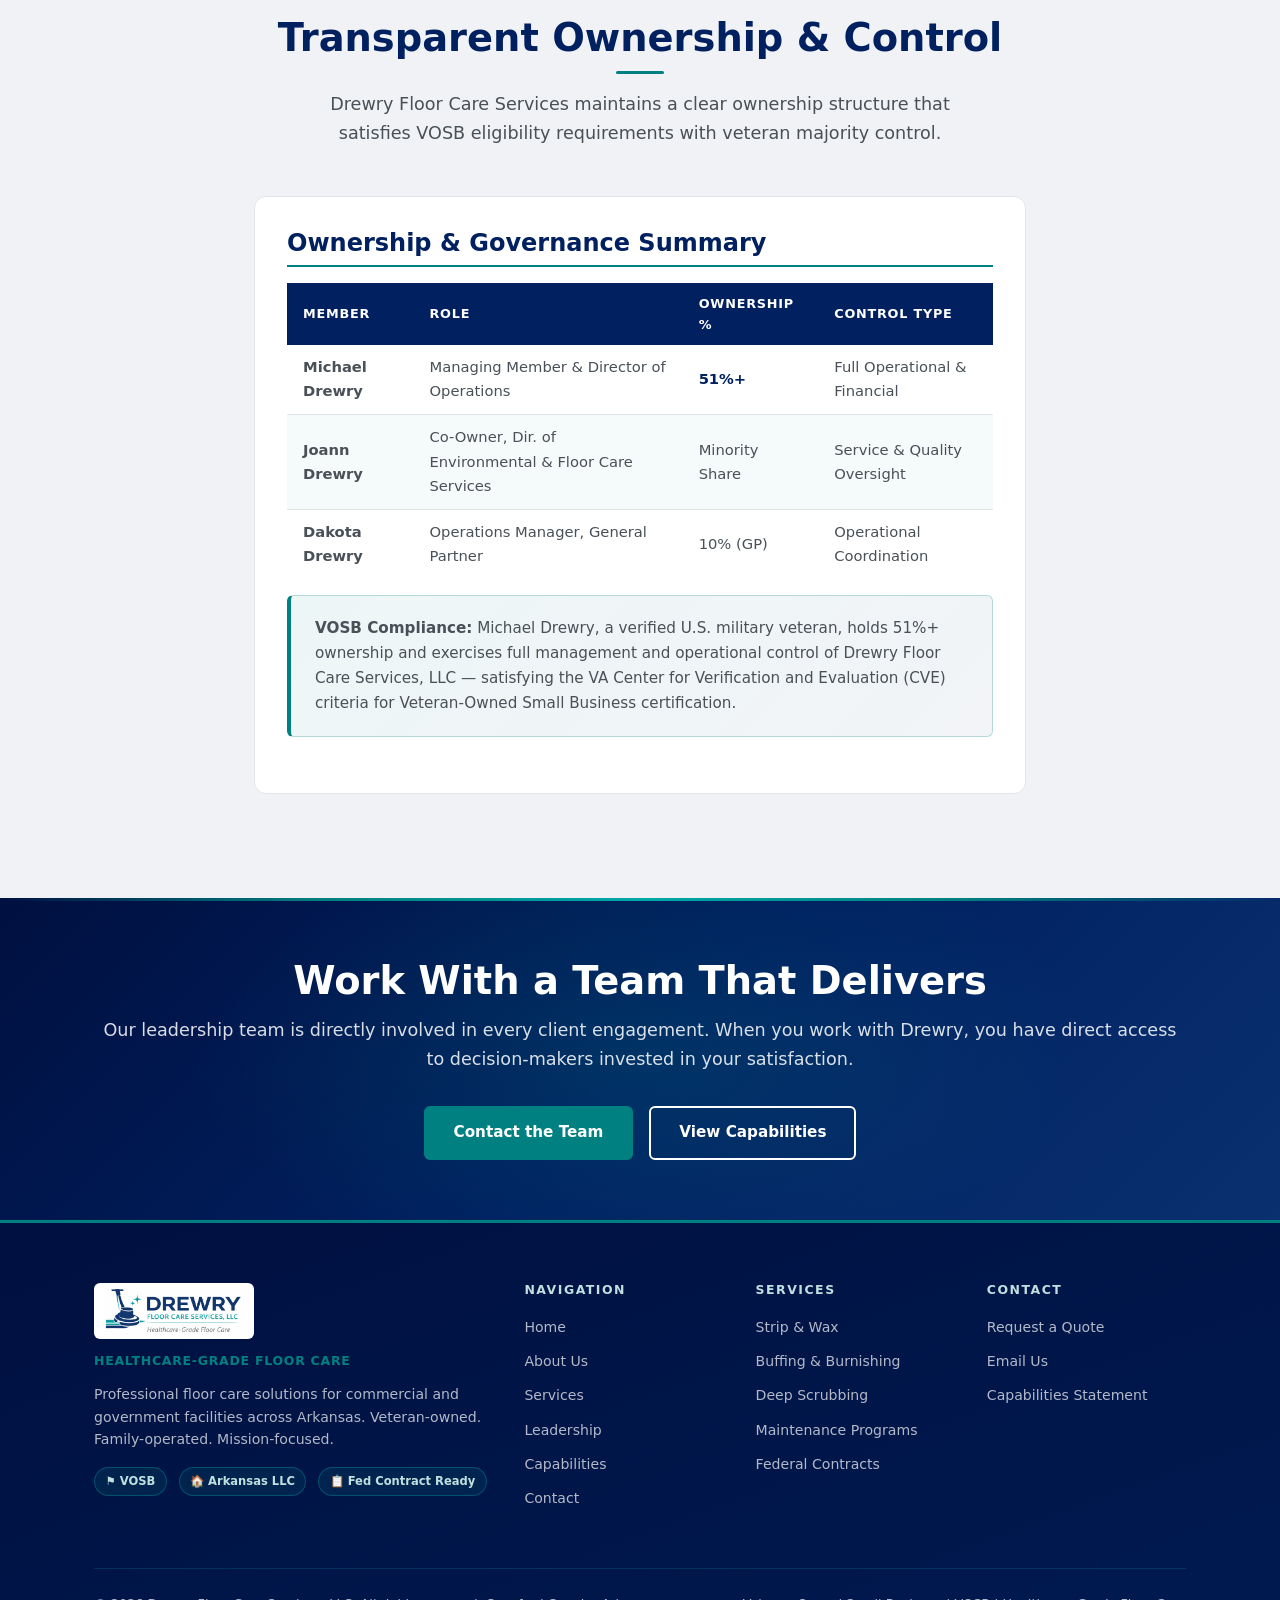
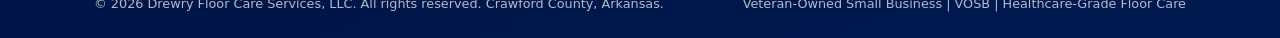
<file: leadership.html>
<!DOCTYPE html>
<html lang="en">
<head>
  <meta charset="UTF-8" />
  <meta name="viewport" content="width=device-width, initial-scale=1.0" />
  <title>Leadership — Drewry Floor Care Services, LLC</title>
  <meta name="description" content="Meet the leadership team of Drewry Floor Care Services, LLC — Michael Drewry (Managing Member &amp; Director of Operations), Joann Drewry (Director of Environmental &amp; Floor Care Services), and Dakota Drewry (Operations Manager)." />
  <link rel="stylesheet" href="styles.css" />
</head>
<body>

<div class="vet-strip">
  <p>&#9733; Veteran-Owned Small Business (VOSB) &bull; Healthcare-Grade Floor Care &bull; Proudly Serving Arkansas &#9733;</p>
</div>

<nav id="navbar">
  <div class="container nav-inner">
    <a href="index.html" class="nav-brand">
      <img src="logo.png" alt="Drewry Floor Care Services, LLC" class="nav-logo"
           onerror="this.style.display='none'; this.nextElementSibling.style.display='flex';" />
      <span class="nav-brand-text" style="display:none;">
        <span class="brand-name">Drewry Floor Care Services</span>
        <span class="brand-sub">LLC</span>
      </span>
    </a>
    <button class="hamburger" id="hamburger" aria-label="Menu">
      <span></span><span></span><span></span>
    </button>
    <ul class="nav-links" id="nav-links">
      <li><a href="index.html">Home</a></li>
      <li><a href="about.html">About</a></li>
      <li><a href="services.html">Services</a></li>
      <li><a href="leadership.html" class="active">Leadership</a></li>
      <li><a href="capabilities.html">Capabilities</a></li>
      <li><a href="contact.html" class="nav-cta">Contact Us</a></li>
    </ul>
  </div>
</nav>

<div class="page-hero">
  <div class="container">
    <div class="breadcrumb">
      <a href="index.html">Home</a><span>›</span><span>Leadership</span>
    </div>
    <h1>Our Leadership Team</h1>
    <p>A family team combining military leadership, environmental and floor care services expertise, and operational management — all aligned toward one mission: healthcare-grade floor care excellence.</p>
  </div>
</div>

<!-- Leadership Intro -->
<section>
  <div class="container">
    <div class="section-header centered">
      <span class="section-label">Meet the Team</span>
      <h2 class="section-title">Leadership Committed to Excellence</h2>
      <p class="section-intro">Three leaders. One mission. A shared commitment to delivering healthcare-grade floor care services that clients can trust and depend on.</p>
    </div>

    <!-- Michael Drewry -->
    <div class="feature-row" style="margin-bottom:5rem; align-items:flex-start;">
      <div>
        <div style="display:flex; align-items:center; gap:1.25rem; margin-bottom:1.25rem;">
          <div class="leader-avatar" style="width:80px;height:80px;font-size:1.6rem;flex-shrink:0;">MD</div>
          <div>
            <h2 style="margin-bottom:.2rem;">Michael Drewry</h2>
            <div style="font-size:.85rem; font-weight:700; color:var(--teal); text-transform:uppercase; letter-spacing:.08em;">Managing Member &amp; Director of Operations</div>
          </div>
        </div>
        <p>Michael Drewry is the founder and Managing Member &amp; Director of Operations of Drewry Floor Care Services, LLC, bringing a career of military leadership and service to the company's foundation. As a U.S. Army Staff Sergeant (SSG), Michael has spent years developing the skills that define great business leadership: planning and executing complex operations, managing personnel under pressure, maintaining standards in demanding environments, and driving results with limited resources.</p>
        <p>As the majority owner and managing member, Michael holds 51%+ ownership and full operational control — meeting the criteria for Veteran-Owned Small Business (VOSB) certification. His military background informs every aspect of the company's culture: punctuality, accountability, standardized procedures, and zero tolerance for substandard work.</p>
        <p>Michael is committed to building Drewry Floor Care into a sustainable, growth-oriented business that serves both private commercial clients and federal agencies with healthcare-grade standards across Arkansas.</p>
        <div class="leader-tags" style="justify-content:flex-start; margin-top:1rem;">
          <span class="leader-tag">U.S. Army SSG</span>
          <span class="leader-tag">VOSB Managing Member</span>
          <span class="leader-tag">Business Operations</span>
          <span class="leader-tag">51%+ Ownership</span>
          <span class="leader-tag">Federal Contracting</span>
          <span class="leader-tag">Team Leadership</span>
        </div>
      </div>
      <div>
        <div style="background: linear-gradient(135deg, var(--blue) 0%, #0a3580 100%); border-radius: var(--radius-lg); padding: 2rem; border: 1px solid rgba(0,168,168,.3); border-top: 3px solid var(--teal);">
          <div style="font-size:.75rem; font-weight:700; text-transform:uppercase; letter-spacing:.1em; color:var(--teal-light); margin-bottom:1rem;">Leadership Profile</div>
          <table class="cap-table" style="background:transparent;">
            <tbody>
              <tr><td style="color:rgba(255,255,255,.7);border-color:rgba(255,255,255,.08);"><strong style="color:var(--teal-light);">Role</strong></td><td style="color:rgba(255,255,255,.85);border-color:rgba(255,255,255,.08);">Managing Member &amp; Director of Operations</td></tr>
              <tr><td style="color:rgba(255,255,255,.7);border-color:rgba(255,255,255,.08);"><strong style="color:var(--teal-light);">Military Rank</strong></td><td style="color:rgba(255,255,255,.85);border-color:rgba(255,255,255,.08);">U.S. Army Staff Sergeant (SSG)</td></tr>
              <tr><td style="color:rgba(255,255,255,.7);border-color:rgba(255,255,255,.08);"><strong style="color:var(--teal-light);">Ownership</strong></td><td style="color:rgba(255,255,255,.85);border-color:rgba(255,255,255,.08);">51%+ (Controlling)</td></tr>
              <tr><td style="color:rgba(255,255,255,.7);border-color:rgba(255,255,255,.08);"><strong style="color:var(--teal-light);">Designation</strong></td><td style="color:rgba(255,255,255,.85);border-color:rgba(255,255,255,.08);">Veteran Owner (VOSB)</td></tr>
              <tr><td style="color:rgba(255,255,255,.7);border-color:rgba(255,255,255,.08);"><strong style="color:var(--teal-light);">Control</strong></td><td style="color:rgba(255,255,255,.85);border-color:rgba(255,255,255,.08);">Full Operational &amp; Financial</td></tr>
              <tr><td style="color:rgba(255,255,255,.7);border-color:rgba(255,255,255,.08);"><strong style="color:var(--teal-light);">Focus</strong></td><td style="color:rgba(255,255,255,.85);border-color:rgba(255,255,255,.08);">Strategy, Contracts, Growth</td></tr>
            </tbody>
          </table>
          <div style="background:rgba(0,128,128,.12); border:1px solid rgba(0,168,168,.25); border-left:3px solid var(--teal); border-radius:var(--radius); padding:1rem 1.25rem; margin-top:1.25rem;">
            <p style="color:rgba(255,255,255,.85); font-size:.88rem; margin:0;"><strong style="color:var(--teal-light);">VOSB Eligibility:</strong> Michael's 51%+ ownership and day-to-day control of management and operations satisfies the VA CVE criteria for Veteran-Owned Small Business certification.</p>
          </div>
        </div>
      </div>
    </div>

    <!-- Joann Drewry -->
    <div class="feature-row reverse" style="margin-bottom:5rem; align-items:flex-start;">
      <div>
        <div style="display:flex; align-items:center; gap:1.25rem; margin-bottom:1.25rem;">
          <div class="leader-avatar" style="width:80px;height:80px;font-size:1.6rem;flex-shrink:0;">JD</div>
          <div>
            <h2 style="margin-bottom:.2rem;">Joann Drewry</h2>
            <div style="font-size:.85rem; font-weight:700; color:var(--teal); text-transform:uppercase; letter-spacing:.08em;">Co-Owner &amp; Director of Environmental &amp; Floor Care Services</div>
          </div>
        </div>
        <p>Joann Drewry is a co-owner of Drewry Floor Care Services and serves as the company's Director of Environmental &amp; Floor Care Services. Joann brings direct, hands-on expertise in the environmental and floor care services field — the professional discipline that encompasses janitorial, custodial, and floor maintenance operations in institutional and commercial settings.</p>
        <p>Her background in environmental and floor care services gives the company a critical operational edge: she understands the standards, procedures, and regulatory requirements of professional floor care from the inside — including the infection-control and cleanliness benchmarks that define healthcare-grade service delivery. Joann oversees quality assurance, service delivery standards, and standard operating procedures.</p>
        <p>As a co-owner invested personally and financially in the company's success, Joann brings both the technical knowledge and the leadership commitment that drives consistent, healthcare-grade results for every client.</p>
        <div class="leader-tags" style="justify-content:flex-start; margin-top:1rem;">
          <span class="leader-tag">Co-Owner</span>
          <span class="leader-tag">Environmental Services</span>
          <span class="leader-tag">Quality Assurance</span>
          <span class="leader-tag">Healthcare Standards</span>
          <span class="leader-tag">SOP Development</span>
          <span class="leader-tag">Institutional Knowledge</span>
        </div>
      </div>
      <div>
        <div style="background: linear-gradient(135deg, var(--blue) 0%, #0a3580 100%); border-radius: var(--radius-lg); padding: 2rem; border: 1px solid rgba(0,168,168,.3); border-top: 3px solid var(--teal);">
          <div style="font-size:.75rem; font-weight:700; text-transform:uppercase; letter-spacing:.1em; color:var(--teal-light); margin-bottom:1rem;">Leadership Profile</div>
          <table class="cap-table" style="background:transparent;">
            <tbody>
              <tr><td style="color:rgba(255,255,255,.7);border-color:rgba(255,255,255,.08);"><strong style="color:var(--teal-light);">Role</strong></td><td style="color:rgba(255,255,255,.85);border-color:rgba(255,255,255,.08);">Director of Environmental &amp; Floor Care Services</td></tr>
              <tr><td style="color:rgba(255,255,255,.7);border-color:rgba(255,255,255,.08);"><strong style="color:var(--teal-light);">Ownership</strong></td><td style="color:rgba(255,255,255,.85);border-color:rgba(255,255,255,.08);">Co-Owner (Minority)</td></tr>
              <tr><td style="color:rgba(255,255,255,.7);border-color:rgba(255,255,255,.08);"><strong style="color:var(--teal-light);">Expertise</strong></td><td style="color:rgba(255,255,255,.85);border-color:rgba(255,255,255,.08);">Environmental &amp; Floor Care Services</td></tr>
              <tr><td style="color:rgba(255,255,255,.7);border-color:rgba(255,255,255,.08);"><strong style="color:var(--teal-light);">Responsibility</strong></td><td style="color:rgba(255,255,255,.85);border-color:rgba(255,255,255,.08);">Quality, Standards, SOPs</td></tr>
              <tr><td style="color:rgba(255,255,255,.7);border-color:rgba(255,255,255,.08);"><strong style="color:var(--teal-light);">Standard</strong></td><td style="color:rgba(255,255,255,.85);border-color:rgba(255,255,255,.08);">Healthcare-Grade Floor Care</td></tr>
            </tbody>
          </table>
        </div>
      </div>
    </div>

    <!-- Dakota Drewry -->
    <div class="feature-row" style="align-items:flex-start;">
      <div>
        <div style="display:flex; align-items:center; gap:1.25rem; margin-bottom:1.25rem;">
          <div class="leader-avatar" style="width:80px;height:80px;font-size:1.6rem;flex-shrink:0;">DD</div>
          <div>
            <h2 style="margin-bottom:.2rem;">Dakota Drewry</h2>
            <div style="font-size:.85rem; font-weight:700; color:var(--teal); text-transform:uppercase; letter-spacing:.08em;">Operations Manager &amp; General Partner</div>
          </div>
        </div>
        <p>Dakota Drewry serves as Drewry Floor Care Services' Operations Manager, responsible for day-to-day coordination of service delivery, scheduling, equipment logistics, and field team oversight. Dakota holds a General Partner (GP) stake in the business and is actively involved in the company's growth and operational development.</p>
        <p>In his role, Dakota acts as the operational backbone of the company — translating strategic direction from the leadership team into executed service calls, ensuring that crews are prepared and equipped, that client sites are ready, and that service documentation is properly maintained for compliance and audit purposes.</p>
        <p>Dakota's investment in both the company's financial success and day-to-day operations makes him an essential part of the Drewry family enterprise — a leadership team that works together with shared purpose and mutual accountability.</p>
        <div class="leader-tags" style="justify-content:flex-start; margin-top:1rem;">
          <span class="leader-tag">Operations Manager</span>
          <span class="leader-tag">General Partner (10%)</span>
          <span class="leader-tag">Field Logistics</span>
          <span class="leader-tag">Scheduling</span>
          <span class="leader-tag">Team Coordination</span>
          <span class="leader-tag">Service Documentation</span>
        </div>
      </div>
      <div>
        <div style="background: linear-gradient(135deg, var(--blue) 0%, #0a3580 100%); border-radius: var(--radius-lg); padding: 2rem; border: 1px solid rgba(0,168,168,.3); border-top: 3px solid var(--teal);">
          <div style="font-size:.75rem; font-weight:700; text-transform:uppercase; letter-spacing:.1em; color:var(--teal-light); margin-bottom:1rem;">Leadership Profile</div>
          <table class="cap-table" style="background:transparent;">
            <tbody>
              <tr><td style="color:rgba(255,255,255,.7);border-color:rgba(255,255,255,.08);"><strong style="color:var(--teal-light);">Role</strong></td><td style="color:rgba(255,255,255,.85);border-color:rgba(255,255,255,.08);">Operations Manager</td></tr>
              <tr><td style="color:rgba(255,255,255,.7);border-color:rgba(255,255,255,.08);"><strong style="color:var(--teal-light);">Stake</strong></td><td style="color:rgba(255,255,255,.85);border-color:rgba(255,255,255,.08);">10% General Partner (GP)</td></tr>
              <tr><td style="color:rgba(255,255,255,.7);border-color:rgba(255,255,255,.08);"><strong style="color:var(--teal-light);">Responsibility</strong></td><td style="color:rgba(255,255,255,.85);border-color:rgba(255,255,255,.08);">Daily Operations &amp; Scheduling</td></tr>
              <tr><td style="color:rgba(255,255,255,.7);border-color:rgba(255,255,255,.08);"><strong style="color:var(--teal-light);">Focus</strong></td><td style="color:rgba(255,255,255,.85);border-color:rgba(255,255,255,.08);">Logistics, Field Teams, Scale</td></tr>
              <tr><td style="color:rgba(255,255,255,.7);border-color:rgba(255,255,255,.08);"><strong style="color:var(--teal-light);">GP Compensation</strong></td><td style="color:rgba(255,255,255,.85);border-color:rgba(255,255,255,.08);">$40,000 (Profit Allocation)</td></tr>
            </tbody>
          </table>
        </div>
      </div>
    </div>
  </div>
</section>

<!-- Ownership Structure -->
<section class="section-gray">
  <div class="container" style="max-width:820px;">
    <div class="section-header centered">
      <span class="section-label">Ownership Structure</span>
      <h2 class="section-title">Transparent Ownership &amp; Control</h2>
      <p class="section-intro">Drewry Floor Care Services maintains a clear ownership structure that satisfies VOSB eligibility requirements with veteran majority control.</p>
    </div>
    <div class="cap-section">
      <h3>Ownership &amp; Governance Summary</h3>
      <table class="cap-table">
        <thead>
          <tr>
            <th>Member</th>
            <th>Role</th>
            <th>Ownership %</th>
            <th>Control Type</th>
          </tr>
        </thead>
        <tbody>
          <tr>
            <td><strong>Michael Drewry</strong></td>
            <td>Managing Member & Director of Operations</td>
            <td><strong style="color:var(--blue);">51%+</strong></td>
            <td>Full Operational &amp; Financial</td>
          </tr>
          <tr>
            <td><strong>Joann Drewry</strong></td>
            <td>Co-Owner, Dir. of Environmental &amp; Floor Care Services</td>
            <td>Minority Share</td>
            <td>Service &amp; Quality Oversight</td>
          </tr>
          <tr>
            <td><strong>Dakota Drewry</strong></td>
            <td>Operations Manager, General Partner</td>
            <td>10% (GP)</td>
            <td>Operational Coordination</td>
          </tr>
        </tbody>
      </table>
      <div class="highlight-box" style="margin-top:1rem;">
        <p><strong>VOSB Compliance:</strong> Michael Drewry, a verified U.S. military veteran, holds 51%+ ownership and exercises full management and operational control of Drewry Floor Care Services, LLC — satisfying the VA Center for Verification and Evaluation (CVE) criteria for Veteran-Owned Small Business certification.</p>
      </div>
    </div>
  </div>
</section>

<div class="callout">
  <div class="container">
    <h2>Work With a Team That Delivers</h2>
    <p>Our leadership team is directly involved in every client engagement. When you work with Drewry, you have direct access to decision-makers invested in your satisfaction.</p>
    <div class="callout-actions">
      <a href="contact.html" class="btn btn-primary">Contact the Team</a>
      <a href="capabilities.html" class="btn btn-outline">View Capabilities</a>
    </div>
  </div>
</div>

<footer>
  <div class="container">
    <div class="footer-grid">
      <div class="footer-brand">
        <img src="logo.png" alt="Drewry Floor Care Services, LLC" style="height:56px;width:auto;background:#fff;border-radius:6px;padding:4px 10px;margin-bottom:.75rem;"
             onerror="this.style.display='none';" />
        <div class="footer-tagline">Healthcare-Grade Floor Care</div>
        <p>Professional floor care solutions for commercial and government facilities across Arkansas. Veteran-owned. Family-operated. Mission-focused.</p>
        <div style="margin-top:1rem;" class="footer-badges">
          <span class="footer-badge">&#9873; VOSB</span>
          <span class="footer-badge">&#127968; Arkansas LLC</span>
          <span class="footer-badge">&#128203; Fed Contract Ready</span>
        </div>
      </div>
      <div class="footer-col">
        <h4>Navigation</h4>
        <ul>
          <li><a href="index.html">Home</a></li>
          <li><a href="about.html">About Us</a></li>
          <li><a href="services.html">Services</a></li>
          <li><a href="leadership.html">Leadership</a></li>
          <li><a href="capabilities.html">Capabilities</a></li>
          <li><a href="contact.html">Contact</a></li>
        </ul>
      </div>
      <div class="footer-col">
        <h4>Services</h4>
        <ul>
          <li><a href="services.html">Strip &amp; Wax</a></li>
          <li><a href="services.html">Buffing &amp; Burnishing</a></li>
          <li><a href="services.html">Deep Scrubbing</a></li>
          <li><a href="services.html">Maintenance Programs</a></li>
          <li><a href="services.html">Federal Contracts</a></li>
        </ul>
      </div>
      <div class="footer-col">
        <h4>Contact</h4>
        <ul>
          <li><a href="contact.html">Request a Quote</a></li>
          <li><a href="contact.html">Email Us</a></li>
          <li><a href="capabilities.html">Capabilities Statement</a></li>
        </ul>
      </div>
    </div>
    <div class="footer-bottom">
      <span>&copy; 2026 Drewry Floor Care Services, LLC. All rights reserved. Crawford County, Arkansas.</span>
      <span>Veteran-Owned Small Business | VOSB | Healthcare-Grade Floor Care</span>
    </div>
  </div>
</footer>

<script>
  const hamburger = document.getElementById('hamburger');
  const navLinks  = document.getElementById('nav-links');
  hamburger.addEventListener('click', () => {
    hamburger.classList.toggle('open');
    navLinks.classList.toggle('open');
  });
</script>
</body>
</html>
</file>
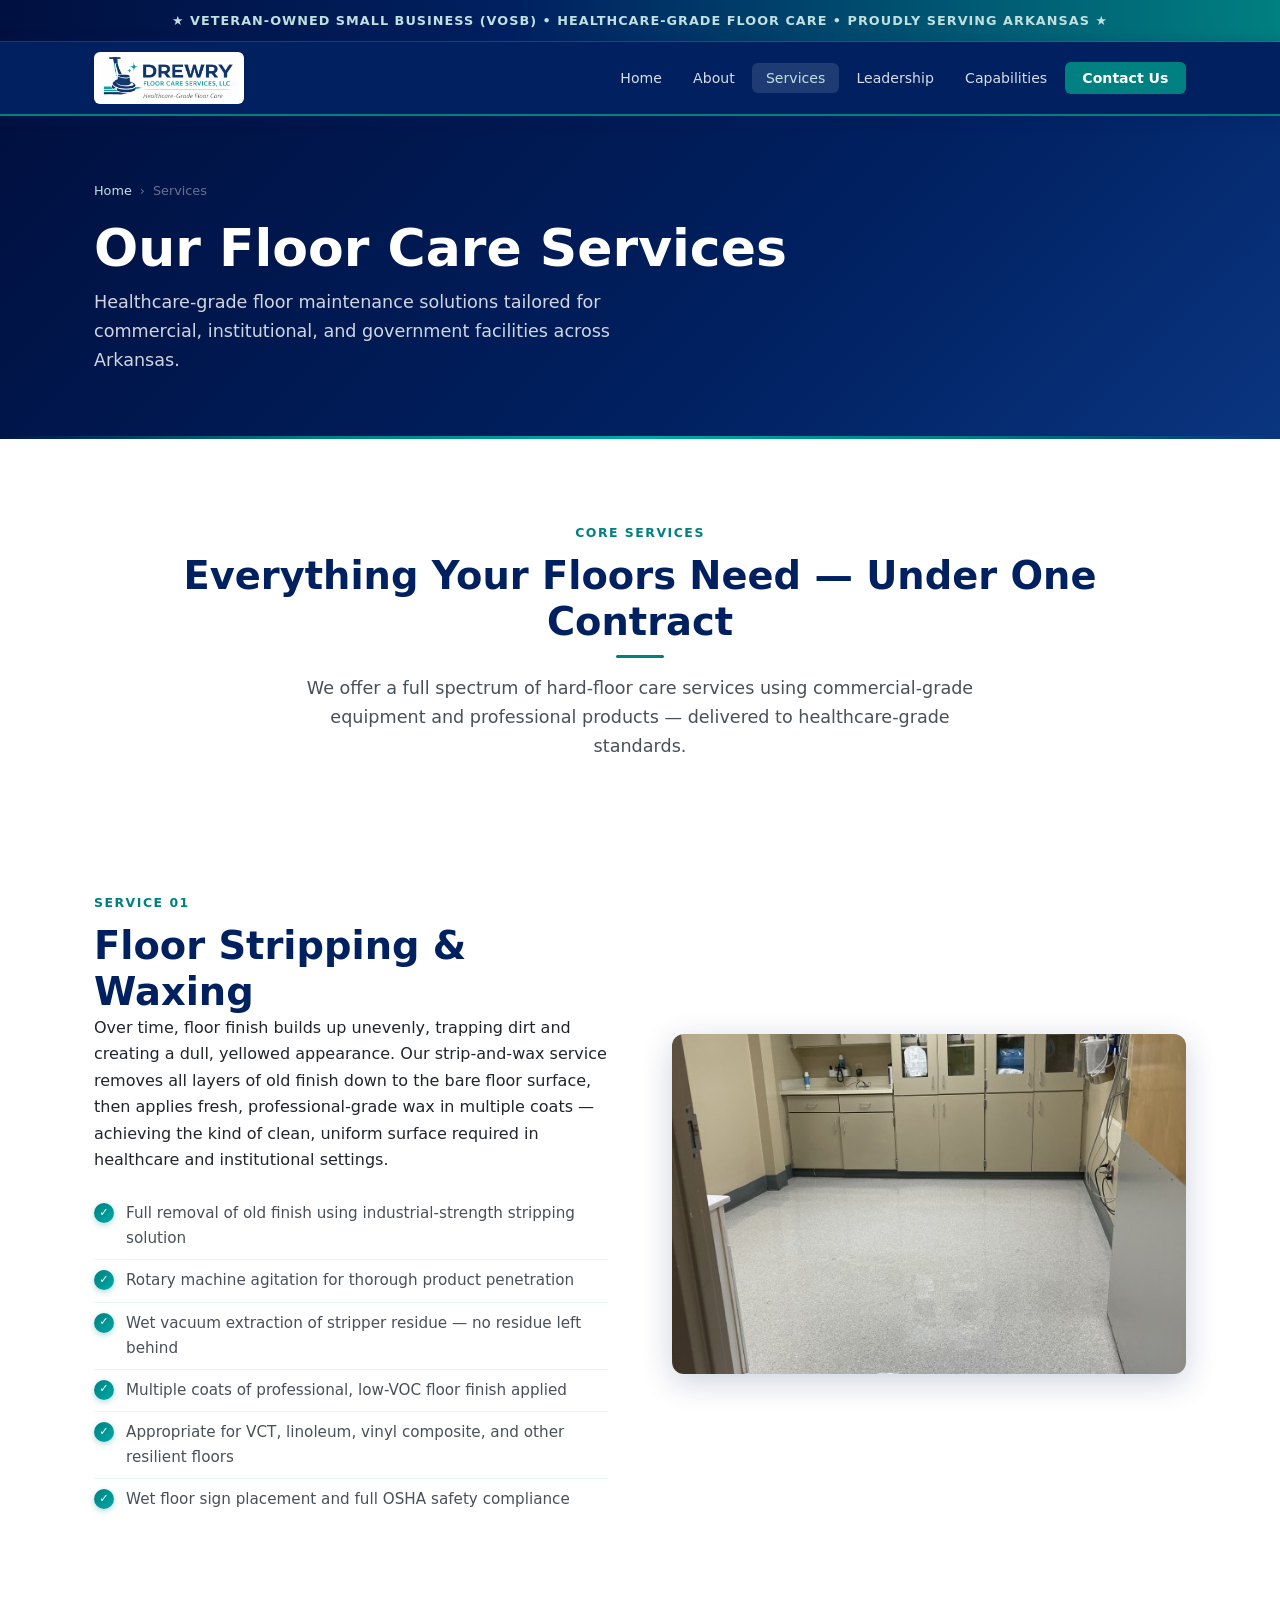
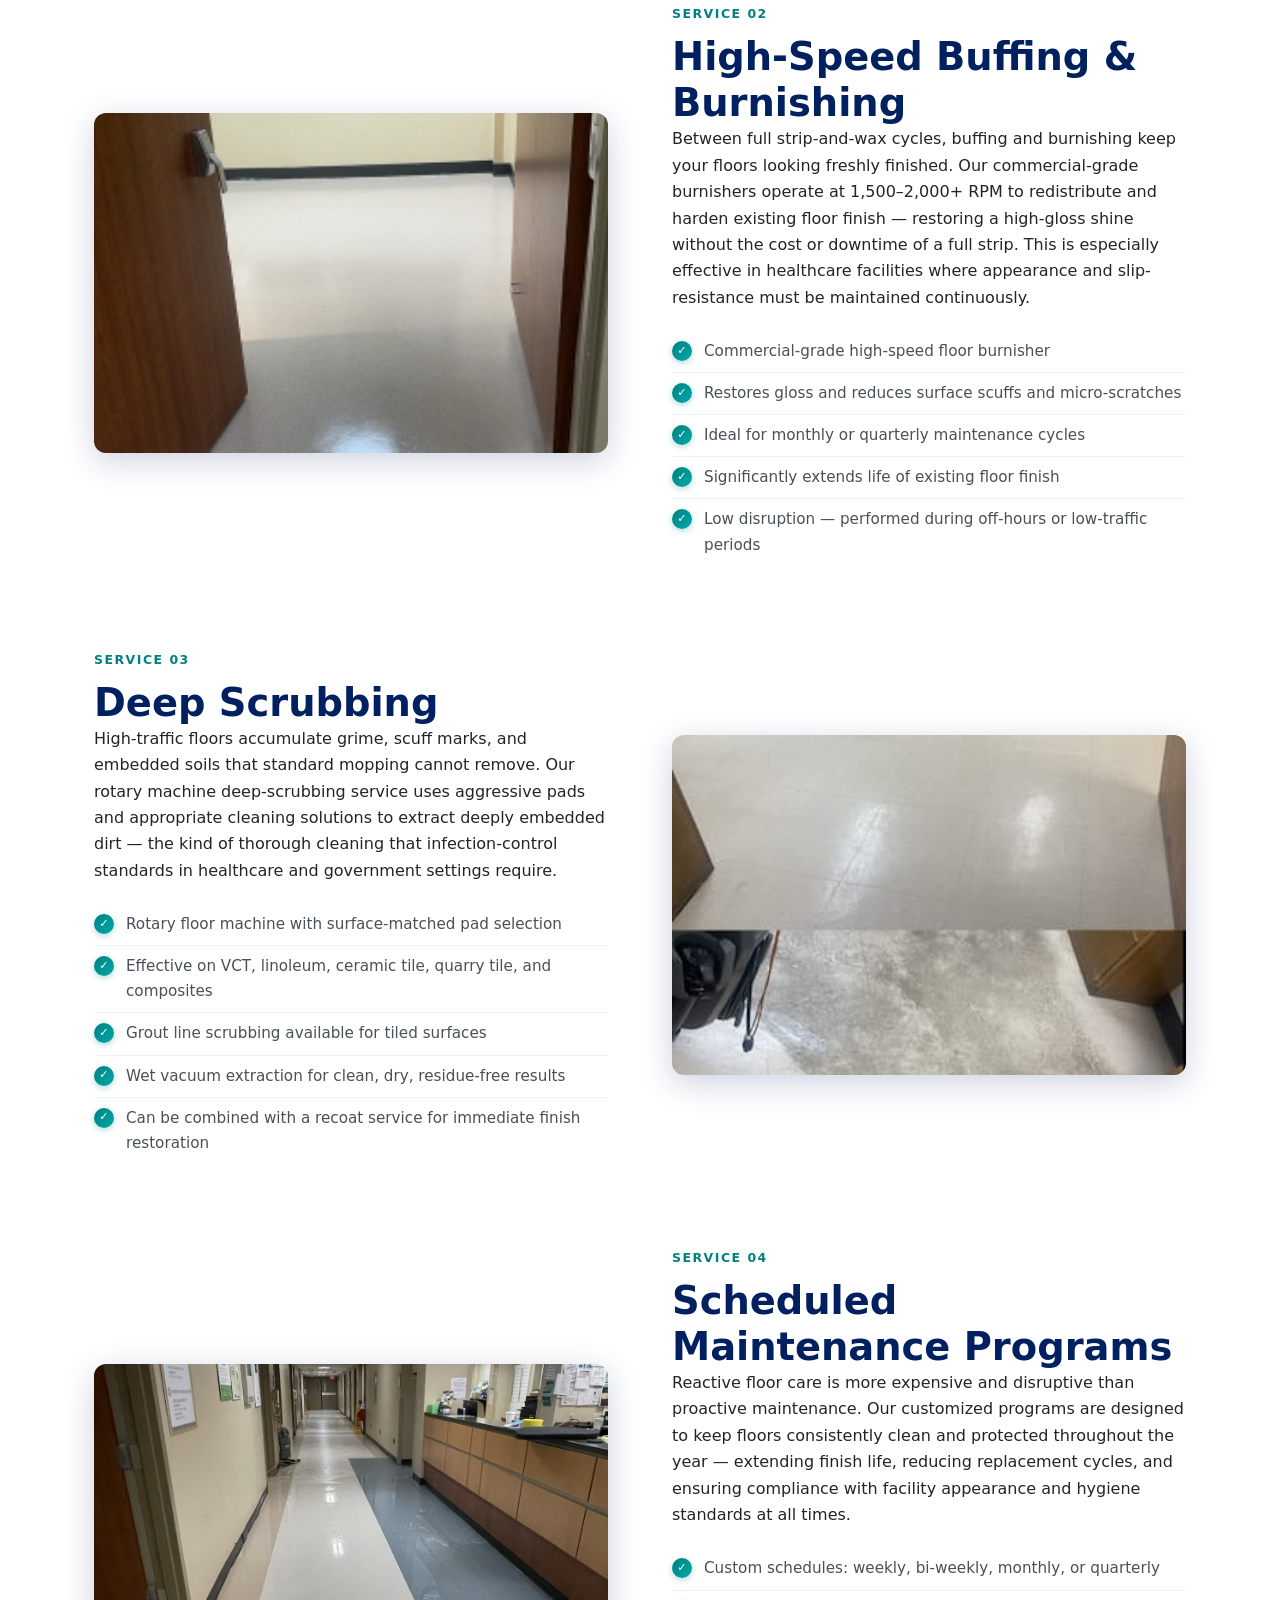
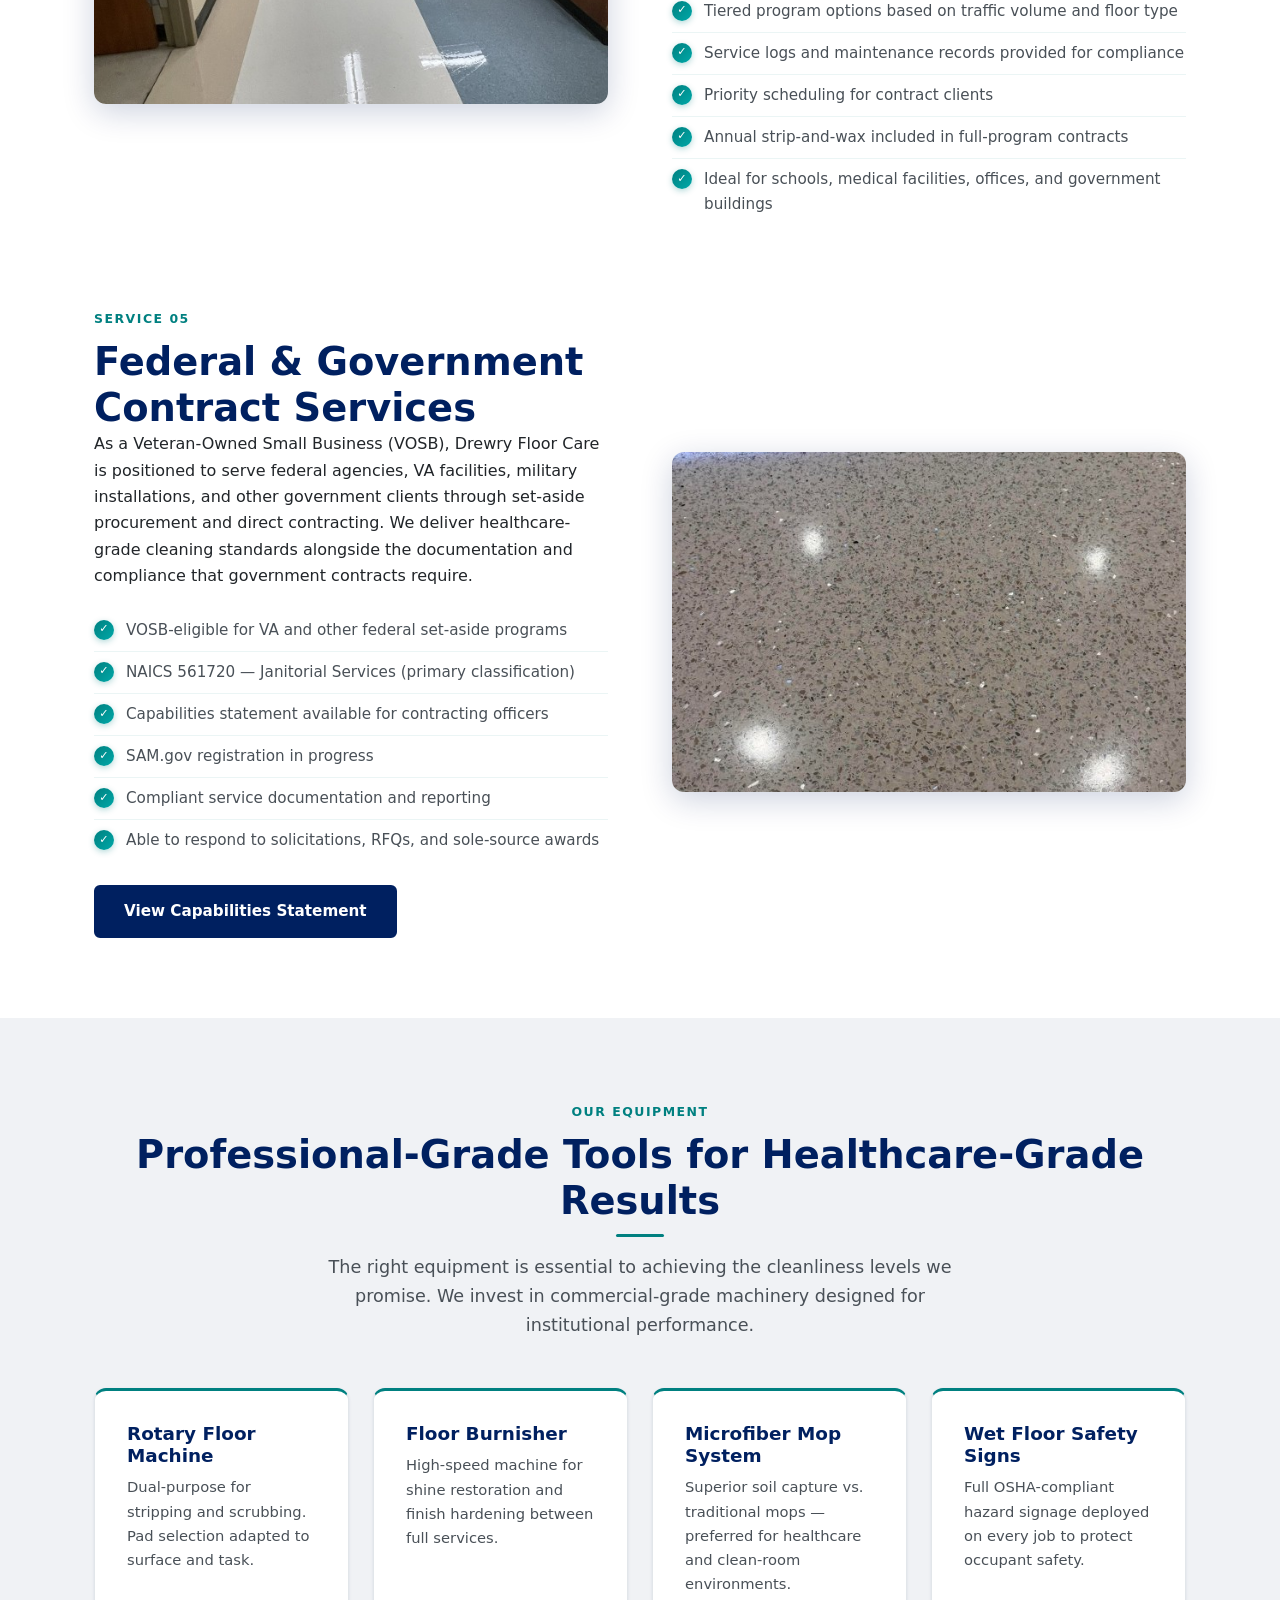
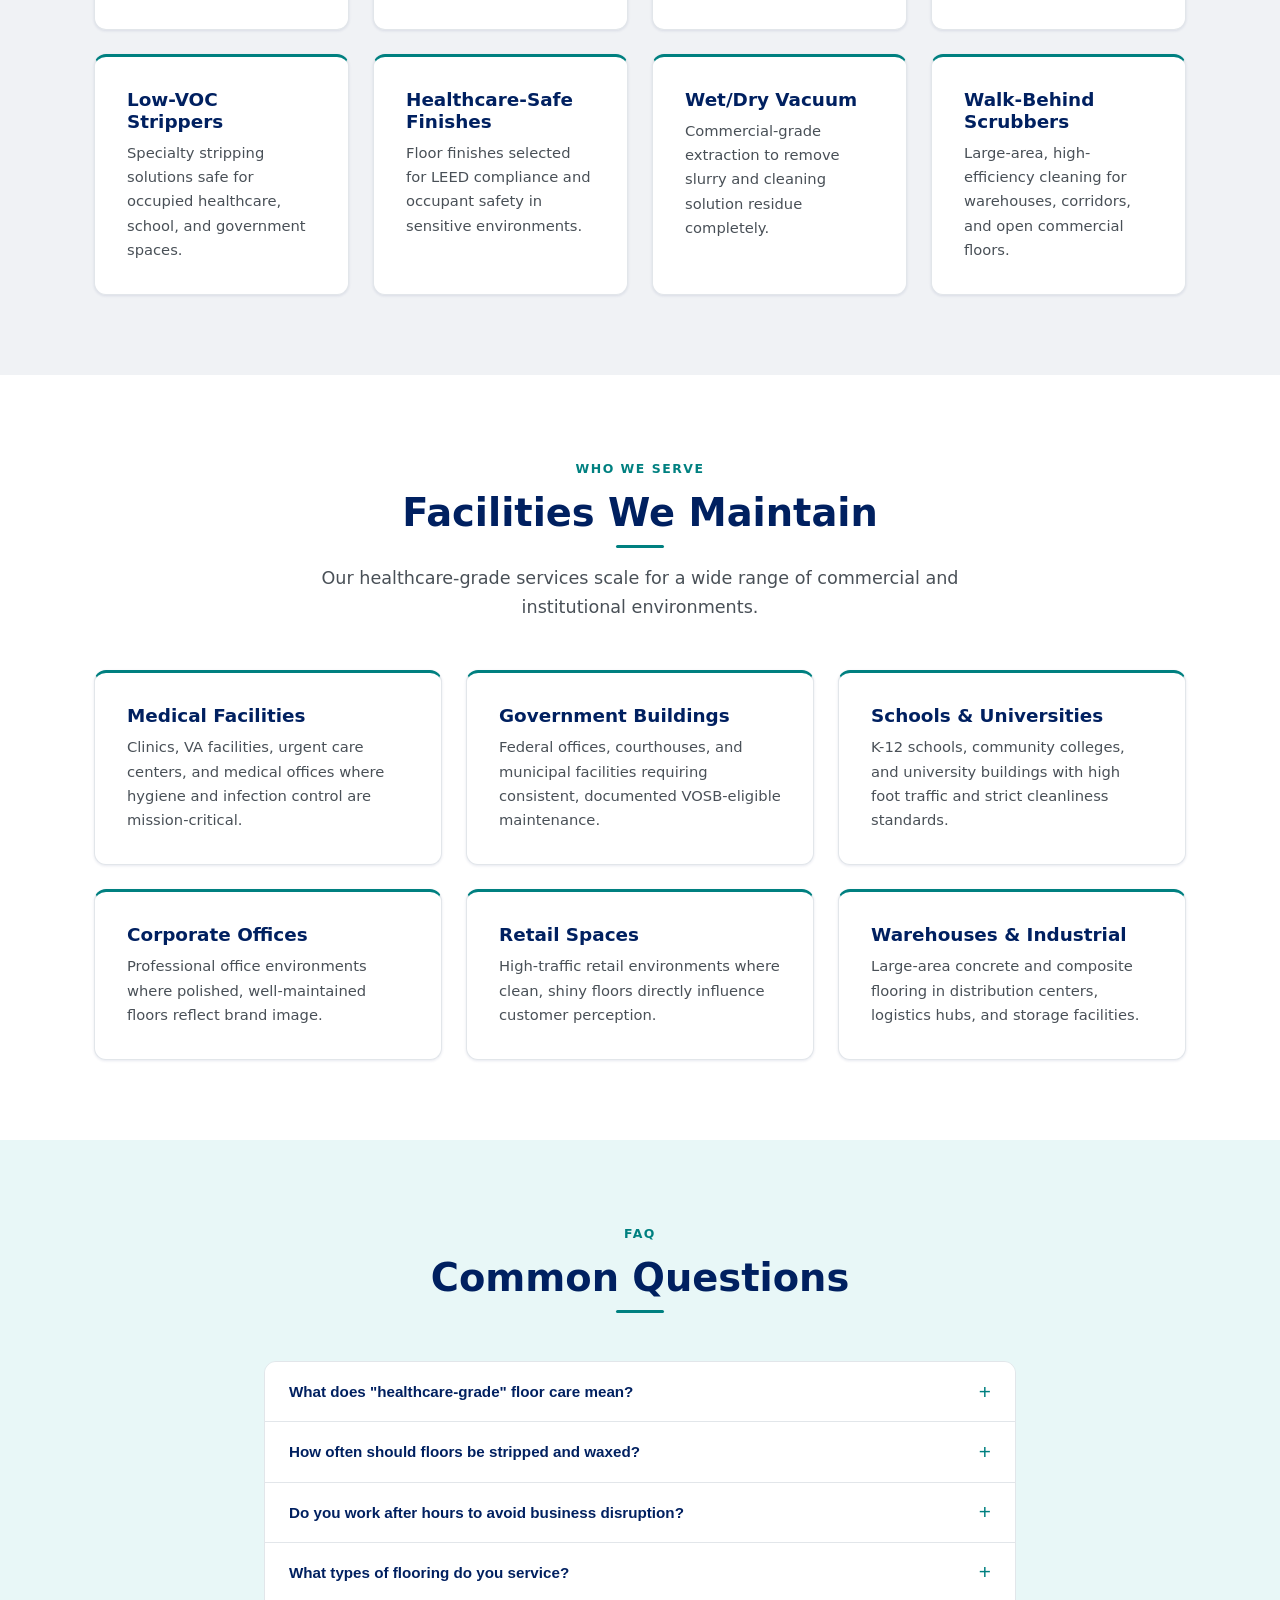
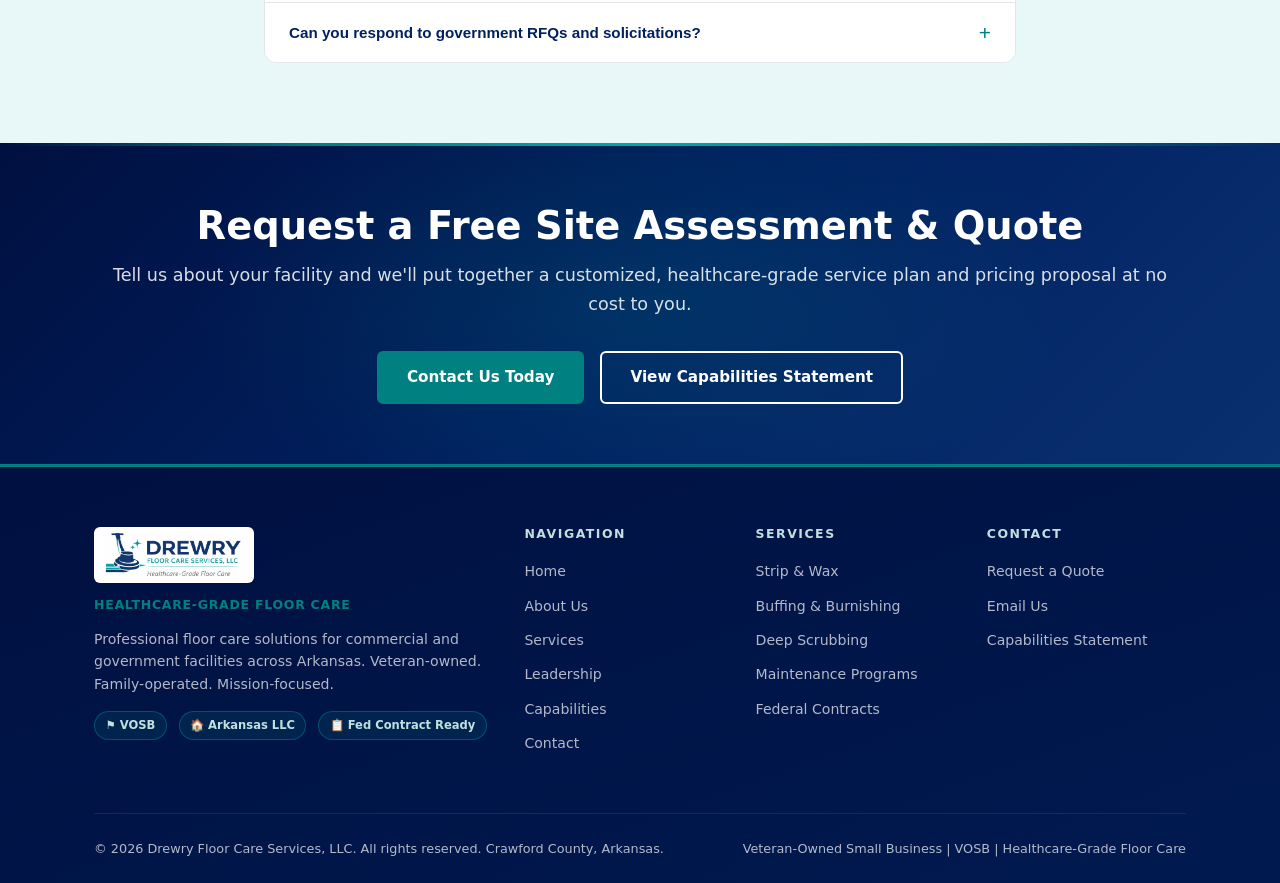
<file: services.html>
<!DOCTYPE html>
<html lang="en">
<head>
  <meta charset="UTF-8" />
  <meta name="viewport" content="width=device-width, initial-scale=1.0" />
  <title>Services — Drewry Floor Care Services, LLC</title>
  <meta name="description" content="Healthcare-grade floor care services in Arkansas — stripping, waxing, buffing, burnishing, deep scrubbing, maintenance programs, and federal contract services. Veteran-Owned." />
  <link rel="stylesheet" href="styles.css" />
</head>
<body>

<div class="vet-strip">
  <p>&#9733; Veteran-Owned Small Business (VOSB) &bull; Healthcare-Grade Floor Care &bull; Proudly Serving Arkansas &#9733;</p>
</div>

<nav id="navbar">
  <div class="container nav-inner">
    <a href="index.html" class="nav-brand">
      <img src="logo.png" alt="Drewry Floor Care Services, LLC" class="nav-logo"
           onerror="this.style.display='none'; this.nextElementSibling.style.display='flex';" />
      <span class="nav-brand-text" style="display:none;">
        <span class="brand-name">Drewry Floor Care Services</span>
        <span class="brand-sub">LLC</span>
      </span>
    </a>
    <button class="hamburger" id="hamburger" aria-label="Menu">
      <span></span><span></span><span></span>
    </button>
    <ul class="nav-links" id="nav-links">
      <li><a href="index.html">Home</a></li>
      <li><a href="about.html">About</a></li>
      <li><a href="services.html" class="active">Services</a></li>
      <li><a href="leadership.html">Leadership</a></li>
      <li><a href="capabilities.html">Capabilities</a></li>
      <li><a href="contact.html" class="nav-cta">Contact Us</a></li>
    </ul>
  </div>
</nav>

<div class="page-hero">
  <div class="container">
    <div class="breadcrumb">
      <a href="index.html">Home</a><span>›</span><span>Services</span>
    </div>
    <h1>Our Floor Care Services</h1>
    <p>Healthcare-grade floor maintenance solutions tailored for commercial, institutional, and government facilities across Arkansas.</p>
  </div>
</div>

<!-- Services Overview -->
<section>
  <div class="container">
    <div class="section-header centered">
      <span class="section-label">Core Services</span>
      <h2 class="section-title">Everything Your Floors Need — Under One Contract</h2>
      <p class="section-intro">We offer a full spectrum of hard-floor care services using commercial-grade equipment and professional products — delivered to healthcare-grade standards.</p>
    </div>
  </div>
</section>

<!-- Service 1 -->
<section style="padding-top:0;">
  <div class="container">
    <div class="feature-row" style="margin-bottom:5rem;">
      <div>
        <span class="section-label">Service 01</span>
        <h2>Floor Stripping &amp; Waxing</h2>
        <p>Over time, floor finish builds up unevenly, trapping dirt and creating a dull, yellowed appearance. Our strip-and-wax service removes all layers of old finish down to the bare floor surface, then applies fresh, professional-grade wax in multiple coats — achieving the kind of clean, uniform surface required in healthcare and institutional settings.</p>
        <ul class="feature-list">
          <li>Full removal of old finish using industrial-strength stripping solution</li>
          <li>Rotary machine agitation for thorough product penetration</li>
          <li>Wet vacuum extraction of stripper residue — no residue left behind</li>
          <li>Multiple coats of professional, low-VOC floor finish applied</li>
          <li>Appropriate for VCT, linoleum, vinyl composite, and other resilient floors</li>
          <li>Wet floor sign placement and full OSHA safety compliance</li>
        </ul>
      </div>
      <div style="border-radius:12px; overflow:hidden; box-shadow:0 8px 32px rgba(0,32,96,.20);">
        <img src="images/strip-wax.jpg"
             alt="Professional floor stripping and waxing service"
             style="width:100%; height:340px; object-fit:cover; display:block;" />
      </div>
    </div>

    <!-- Service 2 -->
    <div class="feature-row reverse" style="margin-bottom:5rem;">
      <div>
        <span class="section-label">Service 02</span>
        <h2>High-Speed Buffing &amp; Burnishing</h2>
        <p>Between full strip-and-wax cycles, buffing and burnishing keep your floors looking freshly finished. Our commercial-grade burnishers operate at 1,500–2,000+ RPM to redistribute and harden existing floor finish — restoring a high-gloss shine without the cost or downtime of a full strip. This is especially effective in healthcare facilities where appearance and slip-resistance must be maintained continuously.</p>
        <ul class="feature-list">
          <li>Commercial-grade high-speed floor burnisher</li>
          <li>Restores gloss and reduces surface scuffs and micro-scratches</li>
          <li>Ideal for monthly or quarterly maintenance cycles</li>
          <li>Significantly extends life of existing floor finish</li>
          <li>Low disruption — performed during off-hours or low-traffic periods</li>
        </ul>
      </div>
      <div style="border-radius:12px; overflow:hidden; box-shadow:0 8px 32px rgba(0,32,96,.20);">
        <img src="images/buffing.jpg"
             alt="High-speed floor buffing and burnishing service"
             style="width:100%; height:340px; object-fit:cover; display:block;" />
      </div>
    </div>

    <!-- Service 3 -->
    <div class="feature-row" style="margin-bottom:5rem;">
      <div>
        <span class="section-label">Service 03</span>
        <h2>Deep Scrubbing</h2>
        <p>High-traffic floors accumulate grime, scuff marks, and embedded soils that standard mopping cannot remove. Our rotary machine deep-scrubbing service uses aggressive pads and appropriate cleaning solutions to extract deeply embedded dirt — the kind of thorough cleaning that infection-control standards in healthcare and government settings require.</p>
        <ul class="feature-list">
          <li>Rotary floor machine with surface-matched pad selection</li>
          <li>Effective on VCT, linoleum, ceramic tile, quarry tile, and composites</li>
          <li>Grout line scrubbing available for tiled surfaces</li>
          <li>Wet vacuum extraction for clean, dry, residue-free results</li>
          <li>Can be combined with a recoat service for immediate finish restoration</li>
        </ul>
      </div>
      <div style="border-radius:12px; overflow:hidden; box-shadow:0 8px 32px rgba(0,32,96,.20);">
        <img src="images/scrubbing.jpg"
             alt="Deep floor scrubbing service"
             style="width:100%; height:340px; object-fit:cover; display:block;" />
      </div>
    </div>

    <!-- Service 4 -->
    <div class="feature-row reverse" style="margin-bottom:5rem;">
      <div>
        <span class="section-label">Service 04</span>
        <h2>Scheduled Maintenance Programs</h2>
        <p>Reactive floor care is more expensive and disruptive than proactive maintenance. Our customized programs are designed to keep floors consistently clean and protected throughout the year — extending finish life, reducing replacement cycles, and ensuring compliance with facility appearance and hygiene standards at all times.</p>
        <ul class="feature-list">
          <li>Custom schedules: weekly, bi-weekly, monthly, or quarterly</li>
          <li>Tiered program options based on traffic volume and floor type</li>
          <li>Service logs and maintenance records provided for compliance</li>
          <li>Priority scheduling for contract clients</li>
          <li>Annual strip-and-wax included in full-program contracts</li>
          <li>Ideal for schools, medical facilities, offices, and government buildings</li>
        </ul>
      </div>
      <div style="border-radius:12px; overflow:hidden; box-shadow:0 8px 32px rgba(0,32,96,.20);">
        <img src="images/maintenance.jpg"
             alt="Scheduled floor maintenance program"
             style="width:100%; height:340px; object-fit:cover; display:block;" />
      </div>
    </div>

    <!-- Service 5 -->
    <div class="feature-row">
      <div>
        <span class="section-label">Service 05</span>
        <h2>Federal &amp; Government Contract Services</h2>
        <p>As a Veteran-Owned Small Business (VOSB), Drewry Floor Care is positioned to serve federal agencies, VA facilities, military installations, and other government clients through set-aside procurement and direct contracting. We deliver healthcare-grade cleaning standards alongside the documentation and compliance that government contracts require.</p>
        <ul class="feature-list">
          <li>VOSB-eligible for VA and other federal set-aside programs</li>
          <li>NAICS 561720 — Janitorial Services (primary classification)</li>
          <li>Capabilities statement available for contracting officers</li>
          <li>SAM.gov registration in progress</li>
          <li>Compliant service documentation and reporting</li>
          <li>Able to respond to solicitations, RFQs, and sole-source awards</li>
        </ul>
        <div style="margin-top:1.5rem;">
          <a href="capabilities.html" class="btn btn-navy">View Capabilities Statement</a>
        </div>
      </div>
      <div style="border-radius:12px; overflow:hidden; box-shadow:0 8px 32px rgba(0,32,96,.20);">
        <img src="images/federal.jpg"
             alt="Federal and government floor care contract services"
             style="width:100%; height:340px; object-fit:cover; display:block;" />
      </div>
    </div>
  </div>
</section>

<!-- Equipment -->
<section class="section-gray">
  <div class="container">
    <div class="section-header centered">
      <span class="section-label">Our Equipment</span>
      <h2 class="section-title">Professional-Grade Tools for Healthcare-Grade Results</h2>
      <p class="section-intro">The right equipment is essential to achieving the cleanliness levels we promise. We invest in commercial-grade machinery designed for institutional performance.</p>
    </div>
    <div class="card-grid card-grid-4">
      <div class="card">
        <h3>Rotary Floor Machine</h3>
        <p>Dual-purpose for stripping and scrubbing. Pad selection adapted to surface and task.</p>
      </div>
      <div class="card">
        <h3>Floor Burnisher</h3>
        <p>High-speed machine for shine restoration and finish hardening between full services.</p>
      </div>
      <div class="card">
        <h3>Microfiber Mop System</h3>
        <p>Superior soil capture vs. traditional mops — preferred for healthcare and clean-room environments.</p>
      </div>
      <div class="card">
        <h3>Wet Floor Safety Signs</h3>
        <p>Full OSHA-compliant hazard signage deployed on every job to protect occupant safety.</p>
      </div>
      <div class="card">
        <h3>Low-VOC Strippers</h3>
        <p>Specialty stripping solutions safe for occupied healthcare, school, and government spaces.</p>
      </div>
      <div class="card">
        <h3>Healthcare-Safe Finishes</h3>
        <p>Floor finishes selected for LEED compliance and occupant safety in sensitive environments.</p>
      </div>
      <div class="card">
        <h3>Wet/Dry Vacuum</h3>
        <p>Commercial-grade extraction to remove slurry and cleaning solution residue completely.</p>
      </div>
      <div class="card">
        <h3>Walk-Behind Scrubbers</h3>
        <p>Large-area, high-efficiency cleaning for warehouses, corridors, and open commercial floors.</p>
      </div>
    </div>
  </div>
</section>

<!-- Facility Types -->
<section>
  <div class="container">
    <div class="section-header centered">
      <span class="section-label">Who We Serve</span>
      <h2 class="section-title">Facilities We Maintain</h2>
      <p class="section-intro">Our healthcare-grade services scale for a wide range of commercial and institutional environments.</p>
    </div>
    <div class="card-grid card-grid-3">
      <div class="card">
        <h3>Medical Facilities</h3>
        <p>Clinics, VA facilities, urgent care centers, and medical offices where hygiene and infection control are mission-critical.</p>
      </div>
      <div class="card">
        <h3>Government Buildings</h3>
        <p>Federal offices, courthouses, and municipal facilities requiring consistent, documented VOSB-eligible maintenance.</p>
      </div>
      <div class="card">
        <h3>Schools &amp; Universities</h3>
        <p>K-12 schools, community colleges, and university buildings with high foot traffic and strict cleanliness standards.</p>
      </div>
      <div class="card">
        <h3>Corporate Offices</h3>
        <p>Professional office environments where polished, well-maintained floors reflect brand image.</p>
      </div>
      <div class="card">
        <h3>Retail Spaces</h3>
        <p>High-traffic retail environments where clean, shiny floors directly influence customer perception.</p>
      </div>
      <div class="card">
        <h3>Warehouses &amp; Industrial</h3>
        <p>Large-area concrete and composite flooring in distribution centers, logistics hubs, and storage facilities.</p>
      </div>
    </div>
  </div>
</section>

<!-- FAQ -->
<section class="section-teal-wash">
  <div class="container" style="max-width:800px;">
    <div class="section-header centered">
      <span class="section-label">FAQ</span>
      <h2 class="section-title">Common Questions</h2>
    </div>
    <div class="accordion">
      <div class="accordion-item">
        <button class="accordion-btn">What does "healthcare-grade" floor care mean?</button>
        <div class="accordion-body">Healthcare-grade floor care refers to cleaning standards developed for the most demanding institutional environments — hospitals, clinics, and VA facilities. This means using low-VOC, EPA-compliant products, documented procedures, proper residue extraction, and consistent finish application. We apply these standards to every client, not just healthcare facilities.</div>
      </div>
      <div class="accordion-item">
        <button class="accordion-btn">How often should floors be stripped and waxed?</button>
        <div class="accordion-body">For most commercial facilities, a full strip and wax is recommended once or twice per year depending on foot traffic. High-traffic areas may require more frequent attention. Interim buffing and scrubbing between full services significantly extends finish life.</div>
      </div>
      <div class="accordion-item">
        <button class="accordion-btn">Do you work after hours to avoid business disruption?</button>
        <div class="accordion-body">Yes. We schedule services around your operational hours to minimize disruption. Evening, weekend, and early morning appointments are available for facilities that cannot accommodate daytime service.</div>
      </div>
      <div class="accordion-item">
        <button class="accordion-btn">What types of flooring do you service?</button>
        <div class="accordion-body">We specialize in resilient hard floors including VCT (vinyl composition tile), linoleum, vinyl plank, ceramic tile, quarry tile, and composite flooring. We do not service carpet, hardwood, or natural stone without a specific site assessment.</div>
      </div>
      <div class="accordion-item">
        <button class="accordion-btn">Can you respond to government RFQs and solicitations?</button>
        <div class="accordion-body">Yes. As a VOSB, we are eligible for VA set-aside programs and other federal procurement opportunities. We maintain a capabilities statement and can respond to RFQs, RFPs, and solicitations under NAICS codes 561720 and 561790. Contact us for our capabilities package.</div>
      </div>
    </div>
  </div>
</section>

<div class="callout">
  <div class="container">
    <h2>Request a Free Site Assessment &amp; Quote</h2>
    <p>Tell us about your facility and we'll put together a customized, healthcare-grade service plan and pricing proposal at no cost to you.</p>
    <div class="callout-actions">
      <a href="contact.html" class="btn btn-primary">Contact Us Today</a>
      <a href="capabilities.html" class="btn btn-outline">View Capabilities Statement</a>
    </div>
  </div>
</div>

<footer>
  <div class="container">
    <div class="footer-grid">
      <div class="footer-brand">
        <img src="logo.png" alt="Drewry Floor Care Services, LLC" style="height:56px;width:auto;background:#fff;border-radius:6px;padding:4px 10px;margin-bottom:.75rem;"
             onerror="this.style.display='none';" />
        <div class="footer-tagline">Healthcare-Grade Floor Care</div>
        <p>Professional floor care solutions for commercial and government facilities across Arkansas. Veteran-owned. Family-operated. Mission-focused.</p>
        <div style="margin-top:1rem;" class="footer-badges">
          <span class="footer-badge">&#9873; VOSB</span>
          <span class="footer-badge">&#127968; Arkansas LLC</span>
          <span class="footer-badge">&#128203; Fed Contract Ready</span>
        </div>
      </div>
      <div class="footer-col">
        <h4>Navigation</h4>
        <ul>
          <li><a href="index.html">Home</a></li>
          <li><a href="about.html">About Us</a></li>
          <li><a href="services.html">Services</a></li>
          <li><a href="leadership.html">Leadership</a></li>
          <li><a href="capabilities.html">Capabilities</a></li>
          <li><a href="contact.html">Contact</a></li>
        </ul>
      </div>
      <div class="footer-col">
        <h4>Services</h4>
        <ul>
          <li><a href="services.html">Strip &amp; Wax</a></li>
          <li><a href="services.html">Buffing &amp; Burnishing</a></li>
          <li><a href="services.html">Deep Scrubbing</a></li>
          <li><a href="services.html">Maintenance Programs</a></li>
          <li><a href="services.html">Federal Contracts</a></li>
        </ul>
      </div>
      <div class="footer-col">
        <h4>Contact</h4>
        <ul>
          <li><a href="contact.html">Request a Quote</a></li>
          <li><a href="contact.html">Email Us</a></li>
          <li><a href="capabilities.html">Capabilities Statement</a></li>
        </ul>
      </div>
    </div>
    <div class="footer-bottom">
      <span>&copy; 2026 Drewry Floor Care Services, LLC. All rights reserved. Crawford County, Arkansas.</span>
      <span>Veteran-Owned Small Business | VOSB | Healthcare-Grade Floor Care</span>
    </div>
  </div>
</footer>

<script>
  const hamburger = document.getElementById('hamburger');
  const navLinks  = document.getElementById('nav-links');
  hamburger.addEventListener('click', () => {
    hamburger.classList.toggle('open');
    navLinks.classList.toggle('open');
  });
  document.querySelectorAll('.accordion-btn').forEach(btn => {
    btn.addEventListener('click', () => {
      const isOpen = btn.classList.contains('open');
      document.querySelectorAll('.accordion-btn').forEach(b => {
        b.classList.remove('open');
        b.nextElementSibling.classList.remove('open');
      });
      if (!isOpen) {
        btn.classList.add('open');
        btn.nextElementSibling.classList.add('open');
      }
    });
  });
</script>
</body>
</html>
</file>
<file: styles.css>
/* ============================================================
   Drewry Floor Care Services, LLC — Global Stylesheet
   Brand palette extracted from official logo:
     Primary Blue:  #002060  (dominant, 58.6%)
     Teal Accent:   #008080  (accent)
     Teal Bright:   #00a8a8  (highlights/hover)
     Light Teal:    #c0e0e0  (glow/background)
   GitHub Pages Ready
   ============================================================ */

/* ---------- Reset & Base ---------- */
*, *::before, *::after { box-sizing: border-box; margin: 0; padding: 0; }

:root {
  --blue:          #002060;
  --blue-dark:     #001040;
  --blue-mid:      #0a3280;
  --teal:          #008080;
  --teal-bright:   #00a8a8;
  --teal-light:    #c0e0e0;
  --teal-ultra:    #e8f7f7;
  --white:         #ffffff;
  --gray-50:       #f8f9fa;
  --gray-100:      #f0f2f5;
  --gray-200:      #e2e6ea;
  --gray-500:      #6c757d;
  --gray-700:      #495057;
  --gray-900:      #212529;
  --font-main:     'Segoe UI', system-ui, -apple-system, sans-serif;
  --shadow-sm:     0 1px 3px rgba(0,32,96,.10);
  --shadow-md:     0 4px 16px rgba(0,32,96,.14);
  --shadow-lg:     0 8px 32px rgba(0,32,96,.20);
  --shadow-teal:   0 4px 20px rgba(0,128,128,.25);
  --radius:        6px;
  --radius-lg:     12px;
  --transition:    .25s ease;
}

html { scroll-behavior: smooth; font-size: 16px; }

body {
  font-family: var(--font-main);
  color: var(--gray-900);
  background: var(--white);
  line-height: 1.65;
}

img { max-width: 100%; height: auto; display: block; }
a { color: var(--blue); text-decoration: none; transition: color var(--transition); }
a:hover { color: var(--teal); }
ul { list-style: none; }

.container {
  width: 100%;
  max-width: 1140px;
  margin: 0 auto;
  padding: 0 24px;
}

/* ---------- Typography ---------- */
h1, h2, h3, h4 { font-weight: 700; line-height: 1.2; color: var(--blue); }
h1 { font-size: clamp(2rem, 5vw, 3.25rem); }
h2 { font-size: clamp(1.6rem, 3.5vw, 2.4rem); }
h3 { font-size: clamp(1.15rem, 2.5vw, 1.5rem); }
h4 { font-size: 1.1rem; }
p  { margin-bottom: 1rem; }
p:last-child { margin-bottom: 0; }

.section-label {
  display: inline-block;
  font-size: .78rem;
  font-weight: 700;
  letter-spacing: .12em;
  text-transform: uppercase;
  color: var(--teal);
  margin-bottom: .6rem;
}
.section-title { margin-bottom: 1rem; }
.section-intro { font-size: 1.1rem; color: var(--gray-700); max-width: 680px; }

/* ---------- Buttons ---------- */
.btn {
  display: inline-flex;
  align-items: center;
  gap: .5rem;
  padding: .75rem 1.75rem;
  border-radius: var(--radius);
  font-size: .95rem;
  font-weight: 600;
  cursor: pointer;
  transition: background var(--transition), color var(--transition), transform var(--transition), box-shadow var(--transition);
  border: 2px solid transparent;
  text-decoration: none;
}
.btn-primary { background: var(--teal); color: var(--white); border-color: var(--teal); }
.btn-primary:hover { background: var(--teal-bright); color: var(--white); transform: translateY(-2px); box-shadow: var(--shadow-teal); }
.btn-outline { background: transparent; color: var(--white); border-color: var(--white); }
.btn-outline:hover { background: var(--white); color: var(--blue); transform: translateY(-2px); }
.btn-navy { background: var(--blue); color: var(--white); border-color: var(--blue); }
.btn-navy:hover { background: var(--blue-mid); color: var(--white); transform: translateY(-2px); box-shadow: var(--shadow-md); }

/* ---------- Navigation ---------- */
#navbar {
  position: sticky;
  top: 0;
  z-index: 1000;
  background: var(--blue);
  box-shadow: 0 2px 12px rgba(0,32,96,.35);
  border-bottom: 2px solid var(--teal);
}
.nav-inner {
  display: flex;
  align-items: center;
  justify-content: space-between;
  height: 72px;
  gap: 1.5rem;
}
.nav-brand { display: flex; align-items: center; flex-shrink: 0; text-decoration: none; }
.nav-logo {
  height: 52px;
  width: auto;
  object-fit: contain;
  display: block;
  background: #fff;
  border-radius: 6px;
  padding: 3px 8px;
}
.nav-brand-text { display: flex; flex-direction: column; line-height: 1.15; }
.nav-brand-text .brand-name { font-size: 1.05rem; font-weight: 700; color: var(--white); white-space: nowrap; }
.nav-brand-text .brand-sub { font-size: .68rem; font-weight: 600; letter-spacing: .1em; text-transform: uppercase; color: var(--teal-light); }

.nav-links { display: flex; align-items: center; gap: .25rem; }
.nav-links a {
  padding: .45rem .85rem;
  color: rgba(255,255,255,.85);
  font-size: .88rem;
  font-weight: 500;
  border-radius: var(--radius);
  transition: background var(--transition), color var(--transition);
  white-space: nowrap;
}
.nav-links a:hover, .nav-links a.active { color: var(--white); background: rgba(255,255,255,.12); }
.nav-links a.active { color: var(--teal-light); }

.nav-cta {
  padding: .5rem 1.1rem !important;
  background: var(--teal) !important;
  color: var(--white) !important;
  font-weight: 700 !important;
  border-radius: var(--radius) !important;
}
.nav-cta:hover { background: var(--teal-bright) !important; color: var(--white) !important; }

.hamburger { display: none; flex-direction: column; gap: 5px; cursor: pointer; padding: 8px; background: none; border: none; }
.hamburger span { display: block; width: 24px; height: 2px; background: var(--white); border-radius: 2px; transition: transform var(--transition), opacity var(--transition); }
.hamburger.open span:nth-child(1) { transform: translateY(7px) rotate(45deg); }
.hamburger.open span:nth-child(2) { opacity: 0; }
.hamburger.open span:nth-child(3) { transform: translateY(-7px) rotate(-45deg); }

/* ---------- Hero ---------- */
.hero {
  position: relative;
  background: linear-gradient(135deg, var(--blue-dark) 0%, var(--blue) 55%, #0a2d70 100%);
  color: var(--white);
  padding: 100px 0 80px;
  overflow: hidden;
}
.hero::before {
  content: '';
  position: absolute;
  inset: 0;
  background:
    radial-gradient(ellipse 60% 80% at 90% 50%, rgba(0,128,128,.18) 0%, transparent 70%),
    url("data:image/svg+xml,%3Csvg width='60' height='60' viewBox='0 0 60 60' xmlns='http://www.w3.org/2000/svg'%3E%3Cg fill='none' fill-rule='evenodd'%3E%3Cg fill='%23ffffff' fill-opacity='0.03'%3E%3Cpath d='M36 34v-4h-2v4h-4v2h4v4h2v-4h4v-2h-4zm0-30V0h-2v4h-4v2h4v4h2V6h4V4h-4zM6 34v-4H4v4H0v2h4v4h2v-4h4v-2H6zM6 4V0H4v4H0v2h4v4h2V6h4V4H6z'/%3E%3C/g%3E%3C/g%3E%3C/svg%3E");
  pointer-events: none;
}
.hero::after {
  content: '';
  position: absolute;
  bottom: 0; left: 0; right: 0;
  height: 3px;
  background: linear-gradient(90deg, transparent, var(--teal), var(--teal-bright), var(--teal), transparent);
}
.hero-content { position: relative; z-index: 1; max-width: 760px; }
.hero-badge {
  display: inline-flex;
  align-items: center;
  gap: .5rem;
  background: rgba(0,128,128,.2);
  border: 1px solid rgba(0,168,168,.5);
  color: var(--teal-light);
  font-size: .78rem;
  font-weight: 700;
  letter-spacing: .1em;
  text-transform: uppercase;
  padding: .35rem .85rem;
  border-radius: 100px;
  margin-bottom: 1.25rem;
}
.hero h1 { color: var(--white); margin-bottom: 1.25rem; }
.hero h1 span { color: var(--teal-light); }
.hero .lead { font-size: clamp(1rem, 2vw, 1.2rem); color: rgba(255,255,255,.85); max-width: 620px; margin-bottom: 2rem; }
.hero-tagline {
  display: inline-flex;
  align-items: center;
  gap: .5rem;
  font-size: .85rem;
  font-weight: 600;
  color: var(--teal-light);
  margin-bottom: 1.25rem;
  letter-spacing: .04em;
}
.hero-tagline::before { content: ''; display: inline-block; width: 28px; height: 2px; background: var(--teal); border-radius: 2px; }
.hero-actions { display: flex; flex-wrap: wrap; gap: 1rem; }
.hero-stats { display: flex; flex-wrap: wrap; gap: 2rem; margin-top: 3rem; padding-top: 2rem; border-top: 1px solid rgba(0,168,168,.25); }
.hero-stat strong { display: block; font-size: 1.9rem; font-weight: 800; color: var(--teal-light); line-height: 1; }
.hero-stat span { font-size: .8rem; color: rgba(255,255,255,.7); text-transform: uppercase; letter-spacing: .08em; }

/* ---------- Veteran Banner Strip ---------- */
.vet-strip {
  background: linear-gradient(90deg, var(--blue-dark), var(--blue) 40%, var(--teal) 100%);
  padding: 10px 0;
  text-align: center;
  border-bottom: 1px solid rgba(0,168,168,.4);
}
.vet-strip p { font-size: .8rem; font-weight: 700; letter-spacing: .08em; text-transform: uppercase; color: var(--teal-light); margin: 0; }

/* ---------- Sections ---------- */
section { padding: 80px 0; }

.section-dark { background: linear-gradient(135deg, var(--blue-dark) 0%, var(--blue) 100%); color: var(--white); }
.section-dark h2, .section-dark h3, .section-dark h4 { color: var(--white); }
.section-dark .section-intro { color: rgba(255,255,255,.8); }
.section-dark p { color: rgba(255,255,255,.8); }
.section-dark .section-label { color: var(--teal-light); }
.section-gray { background: var(--gray-100); }
.section-teal-wash { background: var(--teal-ultra); }

.section-header { margin-bottom: 3rem; }
.section-header.centered { text-align: center; }
.section-header.centered .section-intro { margin: 0 auto; }

.section-label + .section-title::after {
  content: '';
  display: block;
  width: 48px;
  height: 3px;
  background: var(--teal);
  border-radius: 2px;
  margin-top: .6rem;
}
.section-header.centered .section-label + .section-title::after { margin: .6rem auto 0; }

/* ---------- Cards ---------- */
.card-grid { display: grid; gap: 1.5rem; }
.card-grid-3 { grid-template-columns: repeat(auto-fit, minmax(280px, 1fr)); }
.card-grid-2 { grid-template-columns: repeat(auto-fit, minmax(340px, 1fr)); }
.card-grid-4 { grid-template-columns: repeat(auto-fit, minmax(220px, 1fr)); }

.card {
  background: var(--white);
  border-radius: var(--radius-lg);
  padding: 2rem;
  box-shadow: var(--shadow-sm);
  border: 1px solid var(--gray-200);
  border-top: 3px solid var(--teal);
  transition: transform var(--transition), box-shadow var(--transition);
}
.card:hover { transform: translateY(-4px); box-shadow: var(--shadow-md); }
.card-icon {
  width: 52px; height: 52px;
  background: linear-gradient(135deg, rgba(0,128,128,.12) 0%, rgba(0,32,96,.08) 100%);
  border: 1px solid rgba(0,128,128,.2);
  border-radius: var(--radius);
  display: flex; align-items: center; justify-content: center;
  margin-bottom: 1.25rem; font-size: 1.5rem;
}
.card h3 { margin-bottom: .5rem; font-size: 1.15rem; color: var(--blue); }
.card p { font-size: .92rem; color: var(--gray-700); }

/* ---------- Services List ---------- */
.services-list { display: grid; grid-template-columns: repeat(auto-fit, minmax(300px, 1fr)); gap: 1.5rem; }
.service-item {
  display: flex; gap: 1rem; padding: 1.5rem;
  background: var(--white); border-radius: var(--radius-lg);
  border: 1px solid var(--gray-200); border-left: 4px solid var(--teal);
  box-shadow: var(--shadow-sm);
  transition: transform var(--transition), box-shadow var(--transition);
}
.service-item:hover { transform: translateY(-3px); box-shadow: var(--shadow-md); }
.service-icon {
  flex-shrink: 0; width: 48px; height: 48px;
  background: var(--blue); border-radius: var(--radius);
  display: flex; align-items: center; justify-content: center;
  color: var(--teal-light); font-size: 1.3rem;
}
.service-body h4 { color: var(--blue); margin-bottom: .35rem; }
.service-body p { font-size: .88rem; color: var(--gray-700); margin: 0; }

/* ---------- Leadership ---------- */
.leader-card {
  background: var(--white); border-radius: var(--radius-lg); padding: 2rem;
  border: 1px solid var(--gray-200); border-top: 3px solid var(--teal);
  box-shadow: var(--shadow-sm); text-align: center;
  transition: transform var(--transition), box-shadow var(--transition);
}
.leader-card:hover { transform: translateY(-4px); box-shadow: var(--shadow-md); }
.leader-avatar {
  width: 96px; height: 96px;
  background: linear-gradient(135deg, var(--blue) 0%, var(--teal) 100%);
  border-radius: 50%; margin: 0 auto 1.25rem;
  display: flex; align-items: center; justify-content: center;
  font-size: 2rem; font-weight: 700; color: var(--teal-light);
  border: 3px solid var(--teal); box-shadow: 0 0 0 4px rgba(0,128,128,.15);
}
.leader-card h3 { margin-bottom: .25rem; color: var(--blue); }
.leader-title { font-size: .82rem; font-weight: 600; color: var(--teal); text-transform: uppercase; letter-spacing: .08em; margin-bottom: .75rem; }
.leader-card p { font-size: .9rem; color: var(--gray-700); text-align: left; }
.leader-tags { display: flex; flex-wrap: wrap; gap: .5rem; margin-top: 1rem; justify-content: center; }
.leader-tag {
  font-size: .72rem; font-weight: 600; padding: .25rem .65rem;
  background: rgba(0,128,128,.08); border: 1px solid rgba(0,128,128,.2);
  border-radius: 100px; color: var(--blue);
}

/* ---------- Feature Rows ---------- */
.feature-row { display: grid; grid-template-columns: 1fr 1fr; gap: 4rem; align-items: center; }
.feature-row.reverse { direction: rtl; }
.feature-row.reverse > * { direction: ltr; }
.feature-visual {
  background: linear-gradient(135deg, var(--blue) 0%, #0a3a80 50%, var(--teal) 100%);
  border-radius: var(--radius-lg); padding: 3rem;
  display: flex; align-items: center; justify-content: center;
  min-height: 280px; font-size: 5rem;
  box-shadow: var(--shadow-lg); position: relative; overflow: hidden;
}
.feature-visual::after {
  content: ''; position: absolute; top: -50%; right: -20%;
  width: 200px; height: 200px; border-radius: 50%;
  background: radial-gradient(circle, rgba(0,168,168,.3) 0%, transparent 70%);
}
.feature-list { list-style: none; margin-top: 1.25rem; }
.feature-list li {
  display: flex; align-items: flex-start; gap: .75rem;
  padding: .5rem 0; font-size: .95rem; color: var(--gray-700);
  border-bottom: 1px solid rgba(0,128,128,.08);
}
.feature-list li:last-child { border-bottom: none; }
.feature-list li::before {
  content: '✓'; flex-shrink: 0; width: 20px; height: 20px;
  background: linear-gradient(135deg, var(--teal), var(--teal-bright));
  color: var(--white); border-radius: 50%; font-size: .7rem; font-weight: 700;
  display: flex; align-items: center; justify-content: center;
  margin-top: 2px; box-shadow: 0 2px 6px rgba(0,128,128,.3);
}

/* ---------- Callout ---------- */
.callout {
  background: linear-gradient(135deg, var(--blue-dark) 0%, var(--blue) 50%, #0a3070 100%);
  color: var(--white); padding: 60px 0; text-align: center;
  position: relative; overflow: hidden;
}
.callout::before {
  content: ''; position: absolute; inset: 0;
  background: radial-gradient(ellipse 50% 100% at 50% 50%, rgba(0,128,128,.2) 0%, transparent 70%);
}
.callout::after {
  content: ''; position: absolute; top: 0; left: 0; right: 0; height: 3px;
  background: linear-gradient(90deg, transparent, var(--teal), var(--teal-bright), var(--teal), transparent);
}
.callout > .container { position: relative; z-index: 1; }
.callout h2 { color: var(--white); margin-bottom: .75rem; }
.callout p { color: rgba(255,255,255,.85); font-size: 1.1rem; margin-bottom: 2rem; }
.callout-actions { display: flex; gap: 1rem; justify-content: center; flex-wrap: wrap; }

/* ---------- Capabilities ---------- */
.cap-section {
  background: var(--white); border: 1px solid var(--gray-200);
  border-radius: var(--radius-lg); padding: 2rem; margin-bottom: 1.5rem;
}
.cap-section h3 { color: var(--blue); border-bottom: 2px solid var(--teal); padding-bottom: .5rem; margin-bottom: 1rem; }
.cap-table { width: 100%; border-collapse: collapse; font-size: .92rem; }
.cap-table th { background: var(--blue); color: var(--white); padding: .6rem 1rem; text-align: left; font-size: .8rem; letter-spacing: .06em; text-transform: uppercase; }
.cap-table td { padding: .65rem 1rem; border-bottom: 1px solid var(--gray-200); color: var(--gray-700); }
.cap-table tr:last-child td { border-bottom: none; }
.cap-table tr:nth-child(even) td { background: rgba(0,128,128,.04); }

/* ---------- Contact ---------- */
.contact-grid { display: grid; grid-template-columns: 1fr 1.6fr; gap: 3rem; align-items: start; }
.contact-info-block {
  background: linear-gradient(160deg, var(--blue) 0%, #0a3580 100%);
  color: var(--white); border-radius: var(--radius-lg); padding: 2.5rem; border-top: 4px solid var(--teal);
}
.contact-info-block h3 { color: var(--white); margin-bottom: 1.5rem; }
.contact-item { display: flex; gap: 1rem; margin-bottom: 1.5rem; align-items: flex-start; }
.contact-item-icon {
  width: 40px; height: 40px; background: rgba(0,128,128,.2);
  border: 1px solid rgba(0,168,168,.4); border-radius: var(--radius);
  display: flex; align-items: center; justify-content: center; font-size: 1.1rem; flex-shrink: 0;
}
.contact-item-body strong { display: block; color: var(--teal-light); font-size: .8rem; letter-spacing: .08em; text-transform: uppercase; margin-bottom: .2rem; }
.contact-item-body span { font-size: .95rem; color: rgba(255,255,255,.85); }
.contact-form {
  background: var(--white); border: 1px solid var(--gray-200);
  border-top: 4px solid var(--teal); border-radius: var(--radius-lg);
  padding: 2.5rem; box-shadow: var(--shadow-sm);
}
.contact-form h3 { margin-bottom: 1.5rem; color: var(--blue); }
.form-group { margin-bottom: 1.25rem; }
.form-row { display: grid; grid-template-columns: 1fr 1fr; gap: 1rem; }
.form-group label { display: block; font-size: .85rem; font-weight: 600; color: var(--blue); margin-bottom: .4rem; }
.form-group input, .form-group select, .form-group textarea {
  width: 100%; padding: .75rem 1rem; border: 1px solid var(--gray-200);
  border-radius: var(--radius); font-family: var(--font-main); font-size: .95rem;
  color: var(--gray-900); background: var(--gray-50);
  transition: border-color var(--transition), box-shadow var(--transition); outline: none;
}
.form-group input:focus, .form-group select:focus, .form-group textarea:focus {
  border-color: var(--teal); box-shadow: 0 0 0 3px rgba(0,128,128,.12); background: var(--white);
}
.form-group textarea { resize: vertical; min-height: 120px; }

/* ---------- Footer ---------- */
footer {
  background: linear-gradient(160deg, var(--blue-dark) 0%, #001a50 100%);
  color: rgba(255,255,255,.7); padding: 60px 0 24px; border-top: 3px solid var(--teal);
}
.footer-grid { display: grid; grid-template-columns: 2fr 1fr 1fr 1fr; gap: 2rem; margin-bottom: 3rem; }
.footer-brand .brand-name { font-size: 1.05rem; font-weight: 700; color: var(--white); }
.footer-brand .brand-sub { font-size: .7rem; font-weight: 600; letter-spacing: .1em; text-transform: uppercase; color: var(--teal-light); margin-bottom: .75rem; }
.footer-tagline { font-size: .78rem; color: var(--teal); font-weight: 600; letter-spacing: .06em; text-transform: uppercase; margin-bottom: .5rem; }
.footer-brand p { font-size: .88rem; line-height: 1.6; margin-top: .75rem; }
.footer-col h4 { font-size: .78rem; font-weight: 700; letter-spacing: .12em; text-transform: uppercase; color: var(--teal-light); margin-bottom: 1rem; }
.footer-col ul li { margin-bottom: .5rem; }
.footer-col ul li a { font-size: .88rem; color: rgba(255,255,255,.7); }
.footer-col ul li a:hover { color: var(--teal-light); }
.footer-bottom {
  display: flex; justify-content: space-between; align-items: center;
  padding-top: 1.5rem; border-top: 1px solid rgba(0,168,168,.2);
  font-size: .8rem; flex-wrap: wrap; gap: .5rem;
}
.footer-badges { display: flex; gap: .75rem; flex-wrap: wrap; }
.footer-badge {
  display: inline-flex; align-items: center; gap: .35rem;
  font-size: .72rem; font-weight: 600; padding: .25rem .65rem;
  background: rgba(0,128,128,.15); border: 1px solid rgba(0,168,168,.35);
  border-radius: 100px; color: var(--teal-light);
}

/* ---------- Page Hero ---------- */
.page-hero {
  background: linear-gradient(135deg, var(--blue-dark) 0%, var(--blue) 60%, #0a3580 100%);
  color: var(--white); padding: 64px 0; position: relative; overflow: hidden;
}
.page-hero::after {
  content: ''; position: absolute; bottom: 0; left: 0; right: 0; height: 3px;
  background: linear-gradient(90deg, transparent, var(--teal), var(--teal-bright), var(--teal), transparent);
}
.page-hero h1 { color: var(--white); margin-bottom: .5rem; }
.page-hero p { color: rgba(255,255,255,.82); font-size: 1.1rem; max-width: 600px; }
.breadcrumb { display: flex; gap: .5rem; align-items: center; font-size: .8rem; color: rgba(255,255,255,.6); margin-bottom: 1rem; }
.breadcrumb a { color: var(--teal-light); }
.breadcrumb span { color: rgba(255,255,255,.4); }

/* ---------- Values Grid ---------- */
.values-grid { display: grid; grid-template-columns: repeat(auto-fit, minmax(200px, 1fr)); gap: 1.5rem; margin-top: 2rem; }
.value-card {
  text-align: center; padding: 2rem 1.5rem;
  background: rgba(255,255,255,.06); border: 1px solid rgba(0,168,168,.2);
  border-top: 2px solid var(--teal); border-radius: var(--radius-lg);
  transition: transform var(--transition), background var(--transition);
}
.value-card:hover { transform: translateY(-4px); background: rgba(0,128,128,.1); }
.value-icon { font-size: 2.2rem; margin-bottom: .75rem; }
.value-card h4 { color: var(--teal-light); margin-bottom: .5rem; }
.value-card p { font-size: .88rem; color: rgba(255,255,255,.75); margin: 0; }

/* ---------- Highlight Box ---------- */
.highlight-box {
  background: linear-gradient(135deg, rgba(0,128,128,.07) 0%, rgba(0,32,96,.05) 100%);
  border: 1px solid rgba(0,128,128,.25); border-left: 4px solid var(--teal);
  border-radius: var(--radius); padding: 1.25rem 1.5rem; margin: 1.5rem 0;
}
.highlight-box p { margin: 0; font-size: .95rem; color: var(--gray-700); }

/* ---------- Accordion ---------- */
.accordion { border: 1px solid var(--gray-200); border-radius: var(--radius-lg); overflow: hidden; }
.accordion-item { border-bottom: 1px solid var(--gray-200); }
.accordion-item:last-child { border-bottom: none; }
.accordion-btn {
  width: 100%; text-align: left; padding: 1.1rem 1.5rem;
  font-size: .95rem; font-weight: 600; color: var(--blue);
  background: var(--white); border: none; cursor: pointer;
  display: flex; justify-content: space-between; align-items: center;
  transition: background var(--transition);
}
.accordion-btn:hover { background: var(--teal-ultra); }
.accordion-btn::after { content: '+'; font-size: 1.3rem; font-weight: 300; color: var(--teal); transition: transform var(--transition); }
.accordion-btn.open::after { transform: rotate(45deg); }
.accordion-body { padding: 0 1.5rem; max-height: 0; overflow: hidden; transition: max-height .35s ease, padding .35s ease; font-size: .92rem; color: var(--gray-700); }
.accordion-body.open { max-height: 300px; padding: 1rem 1.5rem 1.25rem; }

/* ---------- Healthcare Badge ---------- */
.hc-badge {
  display: inline-flex; align-items: center; gap: .5rem;
  background: var(--teal); color: var(--white);
  font-size: .75rem; font-weight: 700; letter-spacing: .08em; text-transform: uppercase;
  padding: .3rem .85rem; border-radius: 100px; box-shadow: var(--shadow-teal);
}

/* ---------- Print Styles ---------- */
@media print {
  #navbar, footer, .vet-strip, .callout, .page-hero { display: none !important; }
  body { font-size: 11pt; }
  .cap-section { border: 1px solid #ccc; }
}

/* ---------- Responsive ---------- */
@media (max-width: 900px) {
  .feature-row { grid-template-columns: 1fr; gap: 2rem; }
  .feature-row.reverse { direction: ltr; }
  .contact-grid { grid-template-columns: 1fr; }
  .footer-grid { grid-template-columns: 1fr 1fr; }
  .footer-brand { grid-column: 1 / -1; }
}

@media (max-width: 700px) {
  .nav-links {
    display: none; position: absolute; top: 74px; left: 0; right: 0;
    background: var(--blue-dark); border-top: 2px solid var(--teal);
    flex-direction: column; padding: 1rem; gap: .25rem;
  }
  .nav-links.open { display: flex; }
  .hamburger { display: flex; }
  .form-row { grid-template-columns: 1fr; }
  .footer-grid { grid-template-columns: 1fr; }
  .hero { padding: 60px 0 50px; }
  section { padding: 56px 0; }
  .hero-stats { gap: 1.25rem; }
  .nav-logo { height: 42px; }
}
</file>
